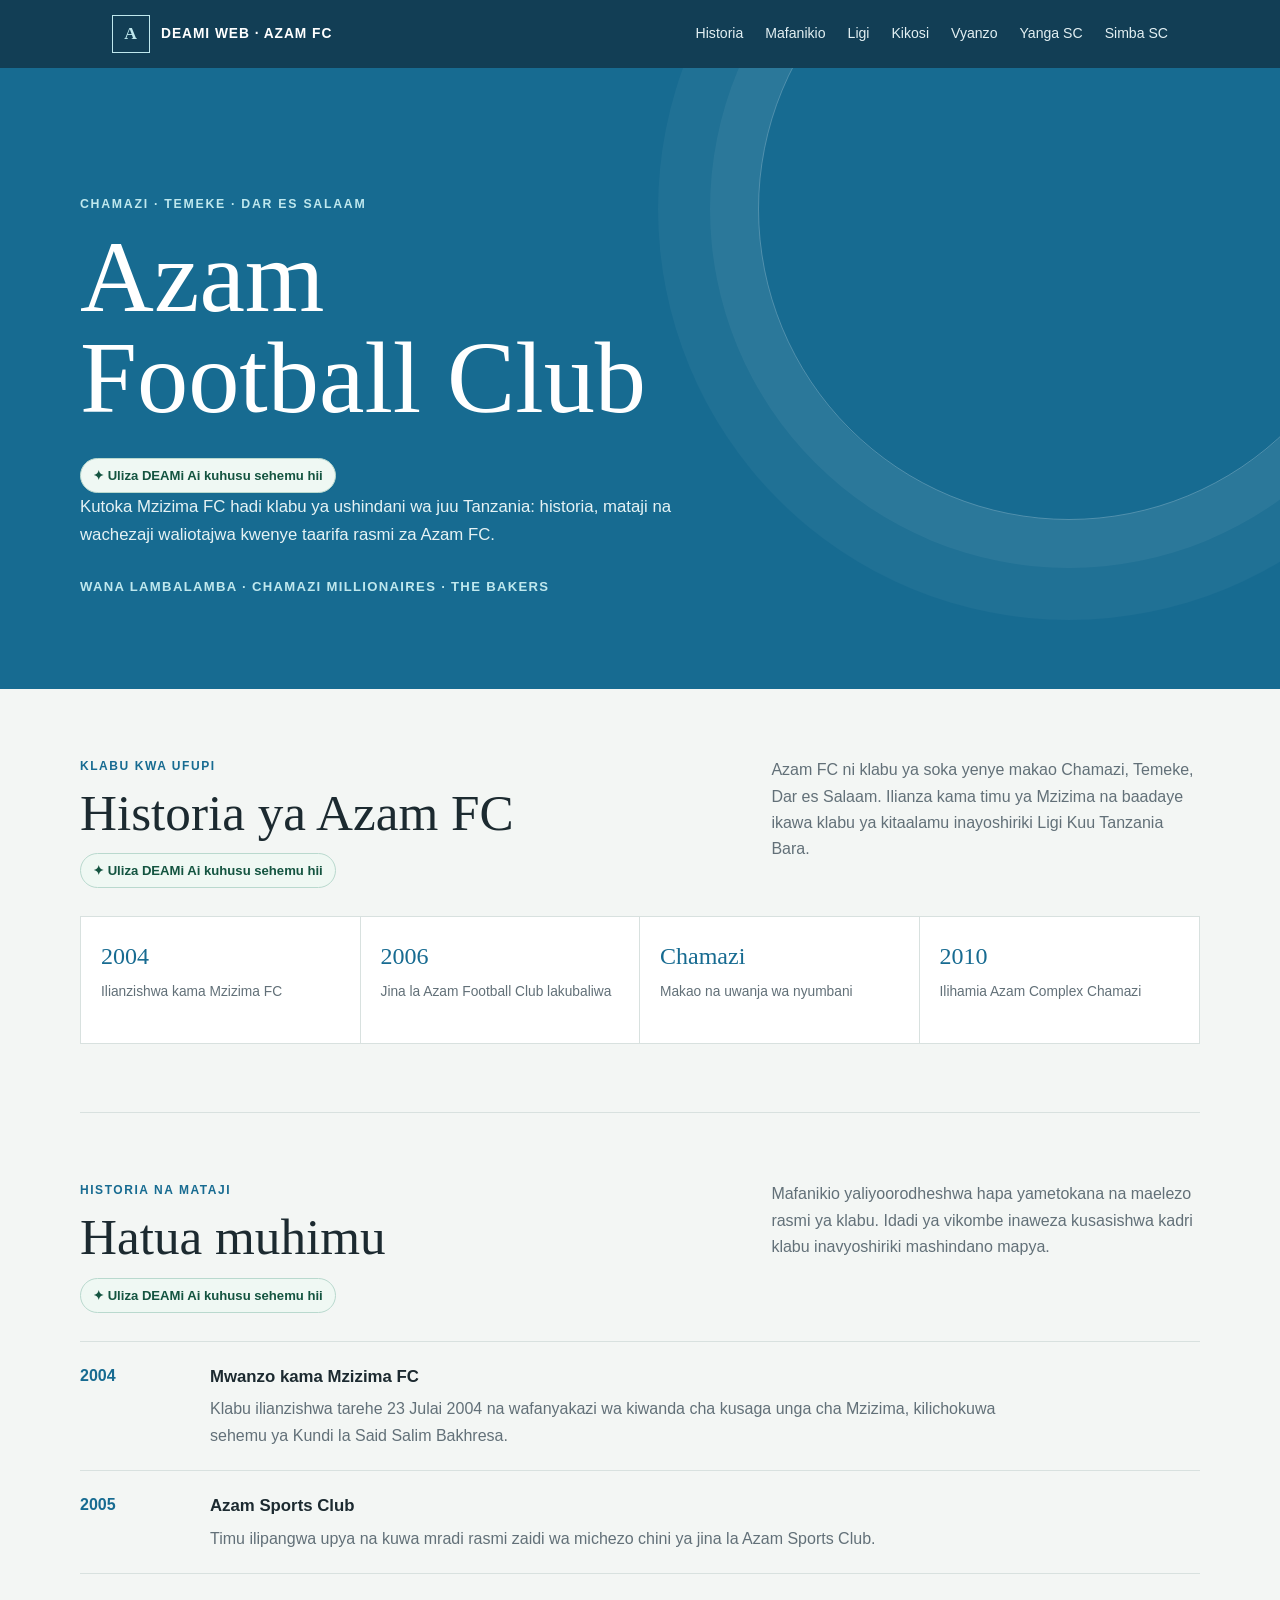
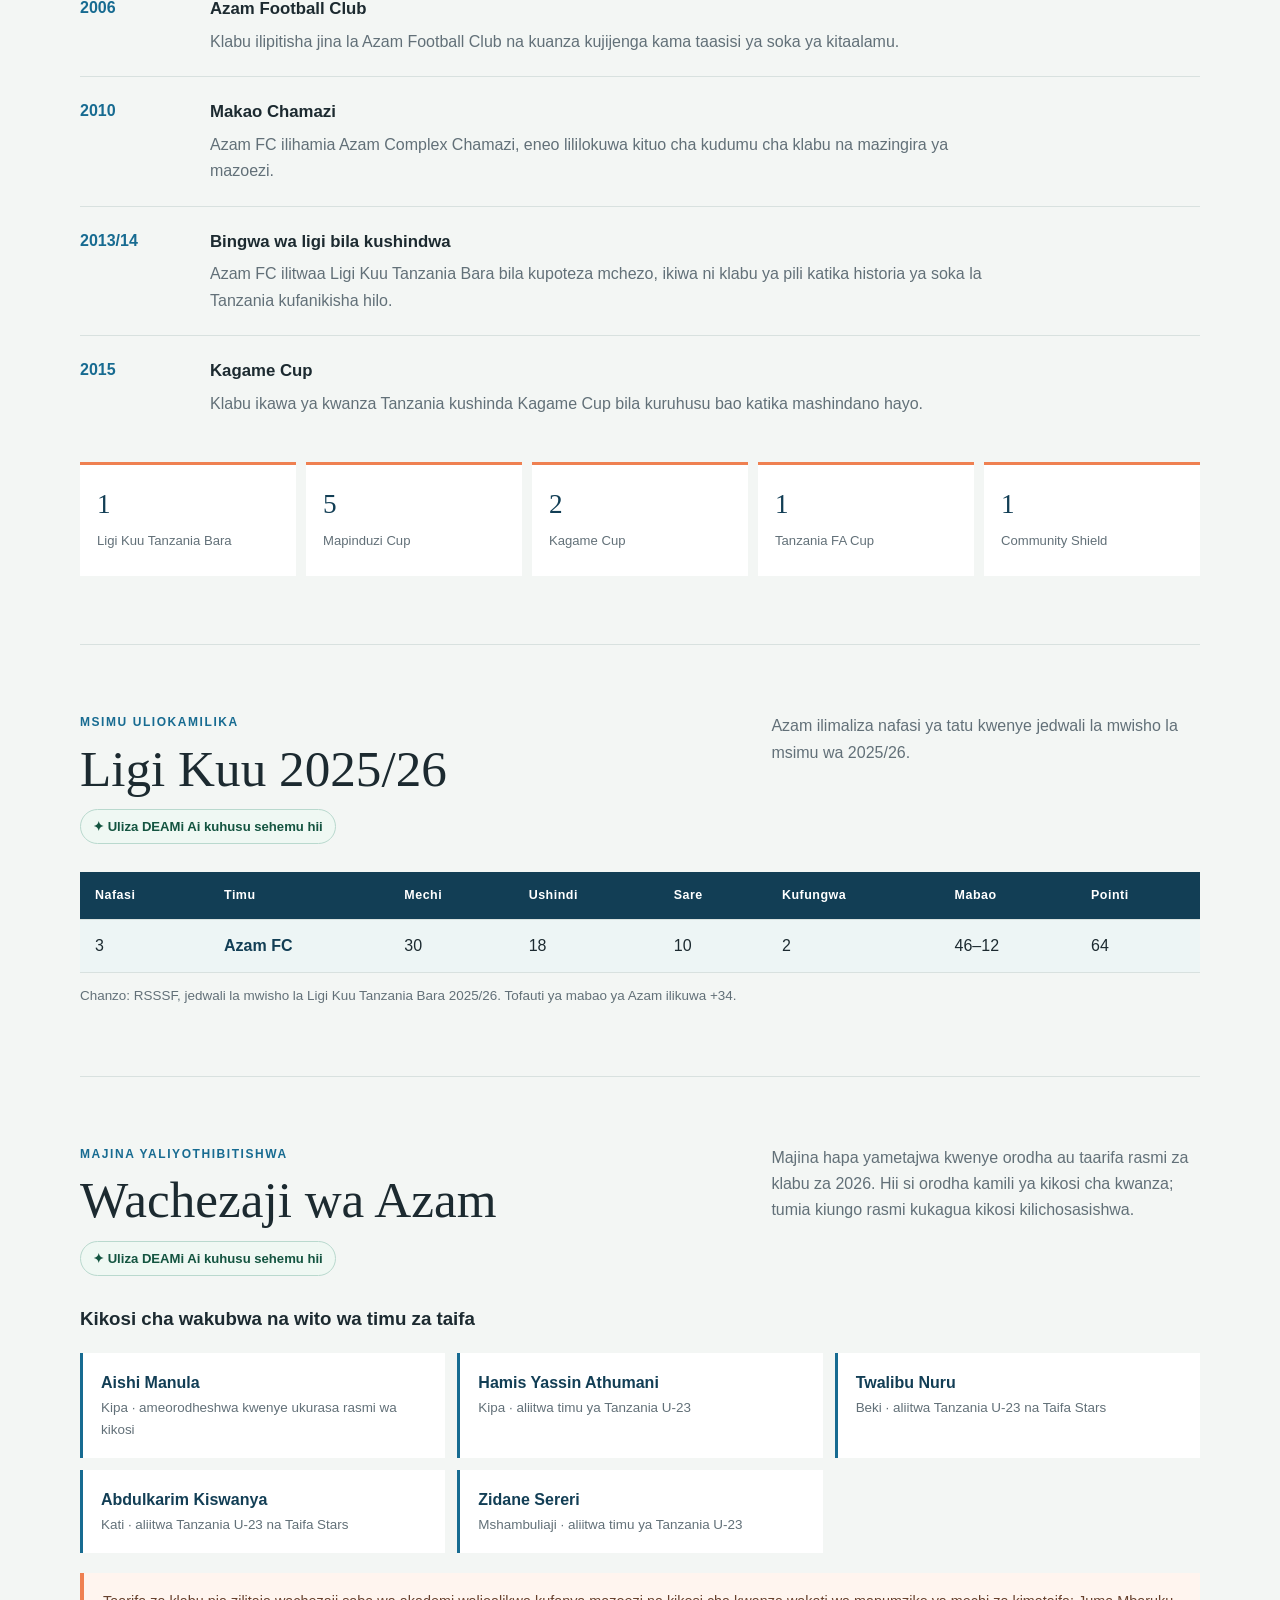
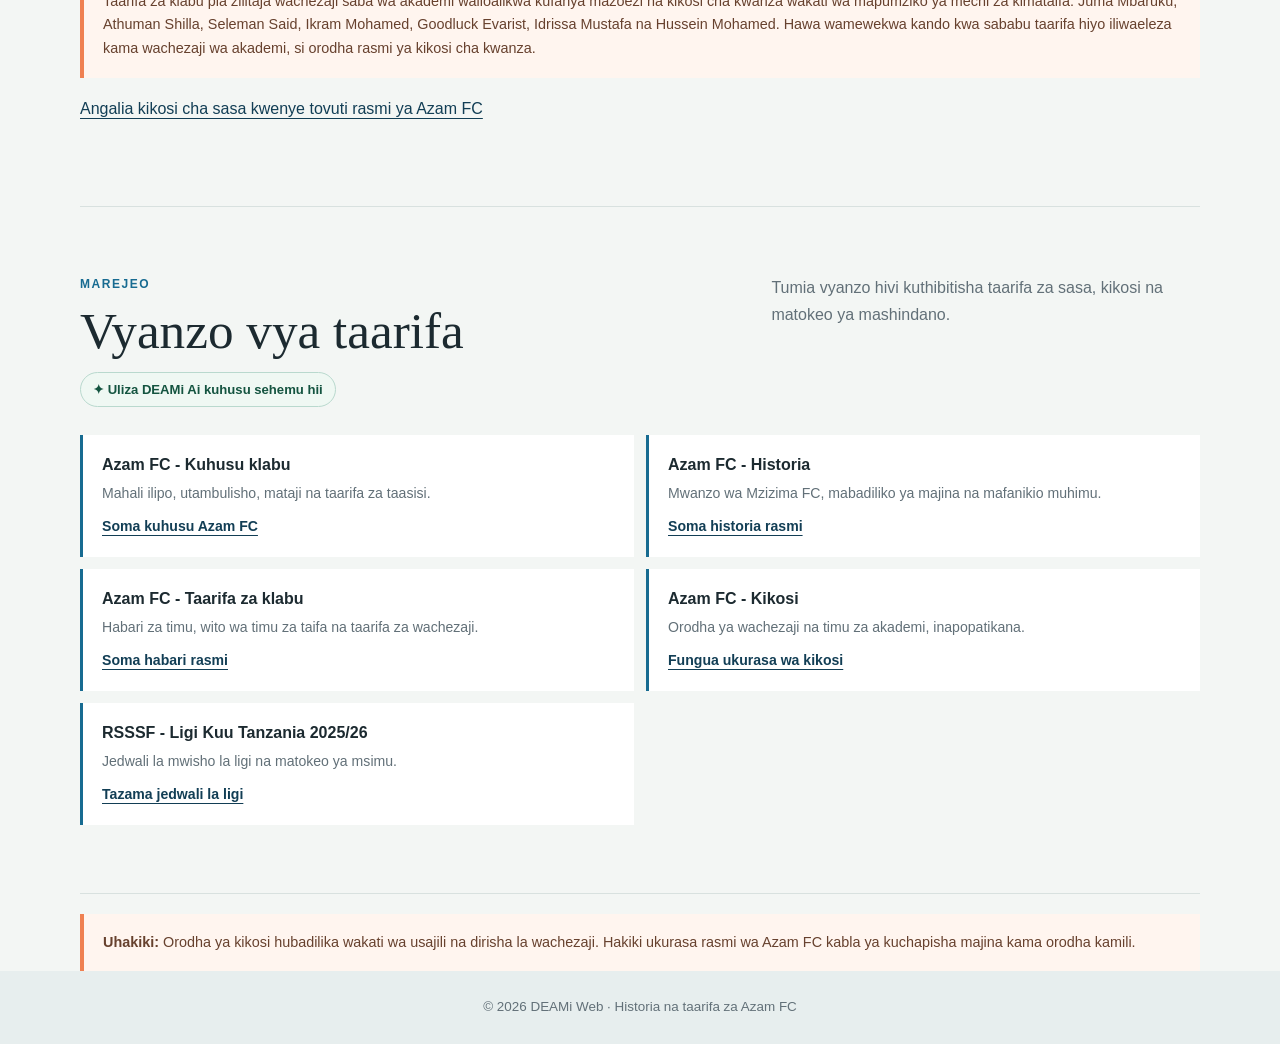
<file: azam.html>
<!DOCTYPE html>
<html lang="sw">
<head>
	<meta charset="UTF-8">
	<meta name="viewport" content="width=device-width, initial-scale=1.0">
	<meta name="description" content="Historia, mafanikio, takwimu za ligi na taarifa za kikosi cha Azam Football Club ya Tanzania.">
	<title>Azam FC | Historia na Kikosi</title>
	<style>
		:root {
			color-scheme: light;
			--blue: #176b91;
			--blue-deep: #123e55;
			--sky: #bfe8ee;
			--orange: #ef8051;
			--ink: #1c2a30;
			--muted: #627078;
			--paper: #f3f6f4;
			--line: #d8e1df;
			--white: #fff;
		}

		* { box-sizing: border-box; }
		html { scroll-behavior: smooth; scroll-padding-top: 24px; }
		body { margin: 0; background: var(--paper); color: var(--ink); font-family: "Trebuchet MS", "Segoe UI", sans-serif; line-height: 1.65; }
		a { color: var(--blue-deep); text-underline-offset: 4px; }

		.topbar { padding: 15px 5%; background: var(--blue-deep); color: var(--white); }
		.nav-wrap { display: flex; align-items: center; justify-content: space-between; gap: 24px; width: min(1120px, 100%); margin: auto; }
		.brand { display: flex; align-items: center; gap: 11px; color: var(--white); font-size: 0.86rem; font-weight: 800; letter-spacing: 0.07em; text-decoration: none; text-transform: uppercase; }
		.brand-mark { display: grid; width: 38px; aspect-ratio: 1; place-items: center; border: 1px solid var(--sky); color: var(--sky); font-family: Georgia, "Times New Roman", serif; font-size: 1.1rem; }
		nav { display: flex; flex-wrap: wrap; gap: 8px 22px; }
		nav a { color: #e3f0f3; font-size: 0.88rem; text-decoration: none; }
		nav a:hover, nav a:focus-visible { color: var(--sky); }

		.hero { position: relative; overflow: hidden; background: var(--blue); color: var(--white); }
		.hero::after { position: absolute; top: -170px; right: -100px; width: min(52vw, 620px); aspect-ratio: 1; border: 1px solid rgb(255 255 255 / 25%); border-radius: 50%; box-shadow: 0 0 0 48px rgb(255 255 255 / 5%), 0 0 0 100px rgb(255 255 255 / 4%); content: ""; pointer-events: none; }
		.hero-inner { position: relative; z-index: 1; width: min(1120px, 90%); margin: auto; padding: clamp(72px, 10vw, 126px) 0 78px; }
		.eyebrow { margin: 0 0 13px; color: var(--sky); font-size: 0.77rem; font-weight: 800; letter-spacing: 0.14em; text-transform: uppercase; }
		h1, h2, h3, p { margin-top: 0; }
		h1 { max-width: 820px; margin-bottom: 18px; font-family: Georgia, "Times New Roman", serif; font-size: clamp(3rem, 8vw, 6.7rem); font-weight: 500; letter-spacing: 0; line-height: 0.98; }
		.hero-copy { max-width: 650px; margin-bottom: 0; color: #e5f2f4; font-size: 1.05rem; }
		.hero-note { margin-top: 28px; color: var(--sky); font-size: 0.82rem; font-weight: 800; letter-spacing: 0.1em; text-transform: uppercase; }

		main { width: min(1120px, 88vw); margin: auto; }
		section { padding: 68px 0; border-bottom: 1px solid var(--line); }
		.section-head { display: grid; grid-template-columns: minmax(0, 1fr) minmax(230px, 0.65fr); align-items: end; gap: 32px; margin-bottom: 28px; }
		.section-kicker { margin-bottom: 8px; color: var(--blue); font-size: 0.75rem; font-weight: 800; letter-spacing: 0.13em; text-transform: uppercase; }
		h2 { margin-bottom: 0; font-family: Georgia, "Times New Roman", serif; font-size: clamp(2rem, 4vw, 3.3rem); font-weight: 500; letter-spacing: 0; line-height: 1.1; }
		.section-intro { margin-bottom: 0; color: var(--muted); }

		.facts { display: grid; grid-template-columns: repeat(4, minmax(0, 1fr)); border: 1px solid var(--line); background: var(--white); }
		.fact { min-height: 126px; padding: 20px; border-right: 1px solid var(--line); }
		.fact:last-child { border-right: 0; }
		.fact strong { display: block; color: var(--blue); font-family: Georgia, "Times New Roman", serif; font-size: 1.5rem; font-weight: 500; }
		.fact span { display: block; margin-top: 4px; color: var(--muted); font-size: 0.86rem; }

		.timeline { display: grid; grid-template-columns: 130px minmax(0, 1fr); }
		.year { padding: 21px 16px 21px 0; border-top: 1px solid var(--line); color: var(--blue); font-weight: 800; }
		.event { padding: 21px 0; border-top: 1px solid var(--line); }
		.event h3 { margin-bottom: 6px; font-size: 1.05rem; }
		.event p { max-width: 800px; margin-bottom: 0; color: var(--muted); }

		.honours { display: grid; grid-template-columns: repeat(5, minmax(0, 1fr)); gap: 10px; margin-top: 24px; }
		.honour { min-height: 114px; padding: 17px; border-top: 3px solid var(--orange); background: var(--white); }
		.honour strong { display: block; color: var(--blue-deep); font-family: Georgia, "Times New Roman", serif; font-size: 1.7rem; font-weight: 500; }
		.honour span { color: var(--muted); font-size: 0.82rem; }

		.league-table { width: 100%; border-collapse: collapse; background: var(--white); }
		.league-table th, .league-table td { padding: 13px 15px; border-bottom: 1px solid var(--line); text-align: left; }
		.league-table thead th { background: var(--blue-deep); color: var(--white); font-size: 0.78rem; letter-spacing: 0.04em; }
		.league-table tbody th { color: var(--blue-deep); }
		.league-table tbody tr:first-child { background: #edf5f5; }
		.table-note { margin: 12px 0 0; color: var(--muted); font-size: 0.84rem; }

		.squad-grid { display: grid; grid-template-columns: repeat(3, minmax(0, 1fr)); gap: 12px; }
		.player { padding: 17px 18px; border-left: 3px solid var(--blue); background: var(--white); }
		.player strong { display: block; color: var(--blue-deep); }
		.player span { display: block; color: var(--muted); font-size: 0.84rem; }
		.roster-note { margin: 20px 0 0; padding: 17px 19px; border-left: 4px solid var(--orange); background: #fff5ef; color: #67412e; font-size: 0.9rem; }
		.source-grid { display: grid; grid-template-columns: repeat(2, minmax(0, 1fr)); gap: 12px; }
		.source { padding: 17px 19px; border-left: 3px solid var(--blue); background: var(--white); }
		.source strong { display: block; margin-bottom: 4px; }
		.source p { margin-bottom: 8px; color: var(--muted); font-size: 0.88rem; }
		.source a { font-size: 0.88rem; font-weight: 800; }

		footer { padding: 25px 5%; background: #e7eeee; color: var(--muted); font-size: 0.84rem; text-align: center; }
		footer p { margin: 0; }

		@media (max-width: 760px) {
			.nav-wrap { align-items: flex-start; flex-direction: column; gap: 12px; }
			.section-head { grid-template-columns: 1fr; gap: 12px; }
			.facts { grid-template-columns: repeat(2, minmax(0, 1fr)); }
			.fact:nth-child(2) { border-right: 0; }
			.fact:nth-child(-n+2) { border-bottom: 1px solid var(--line); }
			.honours { grid-template-columns: repeat(2, minmax(0, 1fr)); }
			.squad-grid { grid-template-columns: repeat(2, minmax(0, 1fr)); }
			.source-grid { grid-template-columns: 1fr; }
		}

		@media (max-width: 480px) {
			.nav-wrap, .hero-inner, main { width: min(100% - 36px, 1120px); }
			.hero-inner { padding: 68px 0 58px; }
			.timeline { grid-template-columns: 1fr; }
			.year { padding-bottom: 0; }
			.event { padding-top: 10px; border-top: 0; }
			.squad-grid { grid-template-columns: 1fr; }
			.table-wrap { overflow-x: auto; }
			.league-table { min-width: 560px; }
		}
	</style>
	<link rel="stylesheet" href="deami-layout.css">
</head>
<body>
	<header class="topbar">
		<div class="nav-wrap">
			<a class="brand" href="q.html"><span class="brand-mark" aria-hidden="true">A</span>DEAMi Web · Azam FC</a>
			<nav aria-label="Menyu ya Azam FC">
				<a href="#historia">Historia</a>
				<a href="#mafanikio">Mafanikio</a>
				<a href="#ligi">Ligi</a>
				<a href="#kikosi">Kikosi</a>
				<a href="#vyanzo">Vyanzo</a>
				<a href="yanga.html">Yanga SC</a>
				<a href="simba.html">Simba SC</a>
			</nav>
		</div>
	</header>

	<header class="hero">
		<div class="hero-inner">
			<p class="eyebrow">Chamazi · Temeke · Dar es Salaam</p>
			<h1>Azam<br>Football Club</h1>
			<p class="hero-copy">Kutoka Mzizima FC hadi klabu ya ushindani wa juu Tanzania: historia, mataji na wachezaji waliotajwa kwenye taarifa rasmi za Azam FC.</p>
			<p class="hero-note">Wana Lambalamba · Chamazi Millionaires · The Bakers</p>
		</div>
	</header>

	<main>
		<section id="historia">
			<div class="section-head">
				<div><p class="section-kicker">Klabu kwa ufupi</p><h2>Historia ya Azam FC</h2></div>
				<p class="section-intro">Azam FC ni klabu ya soka yenye makao Chamazi, Temeke, Dar es Salaam. Ilianza kama timu ya Mzizima na baadaye ikawa klabu ya kitaalamu inayoshiriki Ligi Kuu Tanzania Bara.</p>
			</div>
			<div class="facts" aria-label="Taarifa za Azam FC">
				<div class="fact"><strong>2004</strong><span>Ilianzishwa kama Mzizima FC</span></div>
				<div class="fact"><strong>2006</strong><span>Jina la Azam Football Club lakubaliwa</span></div>
				<div class="fact"><strong>Chamazi</strong><span>Makao na uwanja wa nyumbani</span></div>
				<div class="fact"><strong>2010</strong><span>Ilihamia Azam Complex Chamazi</span></div>
			</div>
		</section>

		<section id="mafanikio">
			<div class="section-head">
				<div><p class="section-kicker">Historia na mataji</p><h2>Hatua muhimu</h2></div>
				<p class="section-intro">Mafanikio yaliyoorodheshwa hapa yametokana na maelezo rasmi ya klabu. Idadi ya vikombe inaweza kusasishwa kadri klabu inavyoshiriki mashindano mapya.</p>
			</div>
			<div class="timeline">
				<div class="year">2004</div><div class="event"><h3>Mwanzo kama Mzizima FC</h3><p>Klabu ilianzishwa tarehe 23 Julai 2004 na wafanyakazi wa kiwanda cha kusaga unga cha Mzizima, kilichokuwa sehemu ya Kundi la Said Salim Bakhresa.</p></div>
				<div class="year">2005</div><div class="event"><h3>Azam Sports Club</h3><p>Timu ilipangwa upya na kuwa mradi rasmi zaidi wa michezo chini ya jina la Azam Sports Club.</p></div>
				<div class="year">2006</div><div class="event"><h3>Azam Football Club</h3><p>Klabu ilipitisha jina la Azam Football Club na kuanza kujijenga kama taasisi ya soka ya kitaalamu.</p></div>
				<div class="year">2010</div><div class="event"><h3>Makao Chamazi</h3><p>Azam FC ilihamia Azam Complex Chamazi, eneo lililokuwa kituo cha kudumu cha klabu na mazingira ya mazoezi.</p></div>
				<div class="year">2013/14</div><div class="event"><h3>Bingwa wa ligi bila kushindwa</h3><p>Azam FC ilitwaa Ligi Kuu Tanzania Bara bila kupoteza mchezo, ikiwa ni klabu ya pili katika historia ya soka la Tanzania kufanikisha hilo.</p></div>
				<div class="year">2015</div><div class="event"><h3>Kagame Cup</h3><p>Klabu ikawa ya kwanza Tanzania kushinda Kagame Cup bila kuruhusu bao katika mashindano hayo.</p></div>
			</div>
			<div class="honours" aria-label="Mataifa makuu ya Azam FC">
				<div class="honour"><strong>1</strong><span>Ligi Kuu Tanzania Bara</span></div>
				<div class="honour"><strong>5</strong><span>Mapinduzi Cup</span></div>
				<div class="honour"><strong>2</strong><span>Kagame Cup</span></div>
				<div class="honour"><strong>1</strong><span>Tanzania FA Cup</span></div>
				<div class="honour"><strong>1</strong><span>Community Shield</span></div>
			</div>
		</section>

		<section id="ligi">
			<div class="section-head">
				<div><p class="section-kicker">Msimu uliokamilika</p><h2>Ligi Kuu 2025/26</h2></div>
				<p class="section-intro">Azam ilimaliza nafasi ya tatu kwenye jedwali la mwisho la msimu wa 2025/26.</p>
			</div>
			<div class="table-wrap">
				<table class="league-table">
					<thead><tr><th scope="col">Nafasi</th><th scope="col">Timu</th><th scope="col">Mechi</th><th scope="col">Ushindi</th><th scope="col">Sare</th><th scope="col">Kufungwa</th><th scope="col">Mabao</th><th scope="col">Pointi</th></tr></thead>
					<tbody><tr><td>3</td><th scope="row">Azam FC</th><td>30</td><td>18</td><td>10</td><td>2</td><td>46–12</td><td>64</td></tr></tbody>
				</table>
			</div>
			<p class="table-note">Chanzo: RSSSF, jedwali la mwisho la Ligi Kuu Tanzania Bara 2025/26. Tofauti ya mabao ya Azam ilikuwa +34.</p>
		</section>

		<section id="kikosi">
			<div class="section-head">
				<div><p class="section-kicker">Majina yaliyothibitishwa</p><h2>Wachezaji wa Azam</h2></div>
				<p class="section-intro">Majina hapa yametajwa kwenye orodha au taarifa rasmi za klabu za 2026. Hii si orodha kamili ya kikosi cha kwanza; tumia kiungo rasmi kukagua kikosi kilichosasishwa.</p>
			</div>
			<h3>Kikosi cha wakubwa na wito wa timu za taifa</h3>
			<div class="squad-grid">
				<article class="player"><strong>Aishi Manula</strong><span>Kipa · ameorodheshwa kwenye ukurasa rasmi wa kikosi</span></article>
				<article class="player"><strong>Hamis Yassin Athumani</strong><span>Kipa · aliitwa timu ya Tanzania U-23</span></article>
				<article class="player"><strong>Twalibu Nuru</strong><span>Beki · aliitwa Tanzania U-23 na Taifa Stars</span></article>
				<article class="player"><strong>Abdulkarim Kiswanya</strong><span>Kati · aliitwa Tanzania U-23 na Taifa Stars</span></article>
				<article class="player"><strong>Zidane Sereri</strong><span>Mshambuliaji · aliitwa timu ya Tanzania U-23</span></article>
			</div>
			<p class="roster-note">Taarifa za klabu pia zilitaja wachezaji saba wa akademi walioalikwa kufanya mazoezi na kikosi cha kwanza wakati wa mapumziko ya mechi za kimataifa: Juma Mbaruku, Athuman Shilla, Seleman Said, Ikram Mohamed, Goodluck Evarist, Idrissa Mustafa na Hussein Mohamed. Hawa wamewekwa kando kwa sababu taarifa hiyo iliwaeleza kama wachezaji wa akademi, si orodha rasmi ya kikosi cha kwanza.</p>
			<p style="margin-top: 18px;"><a href="https://azamfc.com/viewteam" target="_blank" rel="noopener noreferrer">Angalia kikosi cha sasa kwenye tovuti rasmi ya Azam FC</a></p>
		</section>

		<section id="vyanzo">
			<div class="section-head">
				<div><p class="section-kicker">Marejeo</p><h2>Vyanzo vya taarifa</h2></div>
				<p class="section-intro">Tumia vyanzo hivi kuthibitisha taarifa za sasa, kikosi na matokeo ya mashindano.</p>
			</div>
			<div class="source-grid">
				<article class="source"><strong>Azam FC - Kuhusu klabu</strong><p>Mahali ilipo, utambulisho, mataji na taarifa za taasisi.</p><a href="https://azamfc.com/about" target="_blank" rel="noopener noreferrer">Soma kuhusu Azam FC</a></article>
				<article class="source"><strong>Azam FC - Historia</strong><p>Mwanzo wa Mzizima FC, mabadiliko ya majina na mafanikio muhimu.</p><a href="https://azamfc.com/history" target="_blank" rel="noopener noreferrer">Soma historia rasmi</a></article>
				<article class="source"><strong>Azam FC - Taarifa za klabu</strong><p>Habari za timu, wito wa timu za taifa na taarifa za wachezaji.</p><a href="https://azamfc.com/news" target="_blank" rel="noopener noreferrer">Soma habari rasmi</a></article>
				<article class="source"><strong>Azam FC - Kikosi</strong><p>Orodha ya wachezaji na timu za akademi, inapopatikana.</p><a href="https://azamfc.com/viewteam" target="_blank" rel="noopener noreferrer">Fungua ukurasa wa kikosi</a></article>
				<article class="source"><strong>RSSSF - Ligi Kuu Tanzania 2025/26</strong><p>Jedwali la mwisho la ligi na matokeo ya msimu.</p><a href="https://www.rsssf.org/tablest/tanz2026.html" target="_blank" rel="noopener noreferrer">Tazama jedwali la ligi</a></article>
			</div>
		</section>

		<div class="roster-note"><strong>Uhakiki:</strong> Orodha ya kikosi hubadilika wakati wa usajili na dirisha la wachezaji. Hakiki ukurasa rasmi wa Azam FC kabla ya kuchapisha majina kama orodha kamili.</div>
	</main>

	<footer><p>&copy; 2026 DEAMi Web · Historia na taarifa za Azam FC</p></footer>
    <script src="deami-context.js" defer></script>
</body>
</html>
</file>
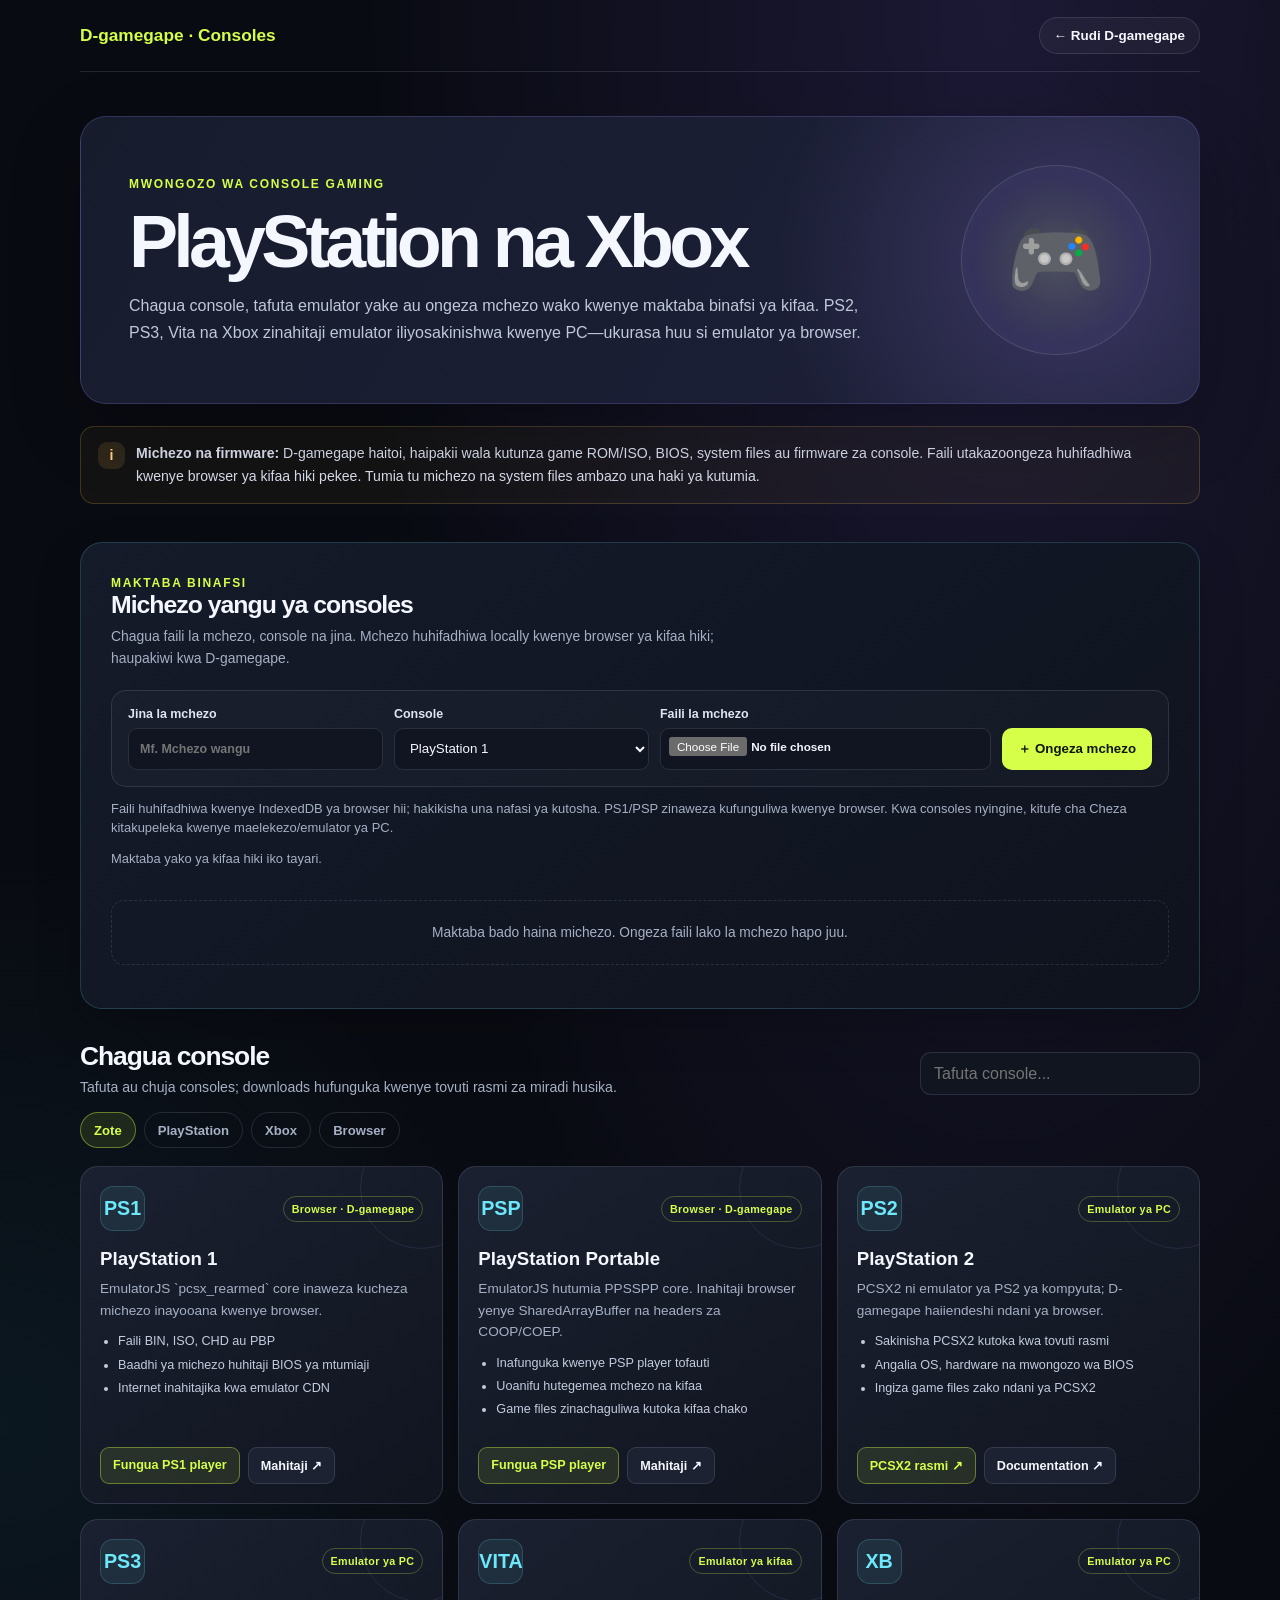
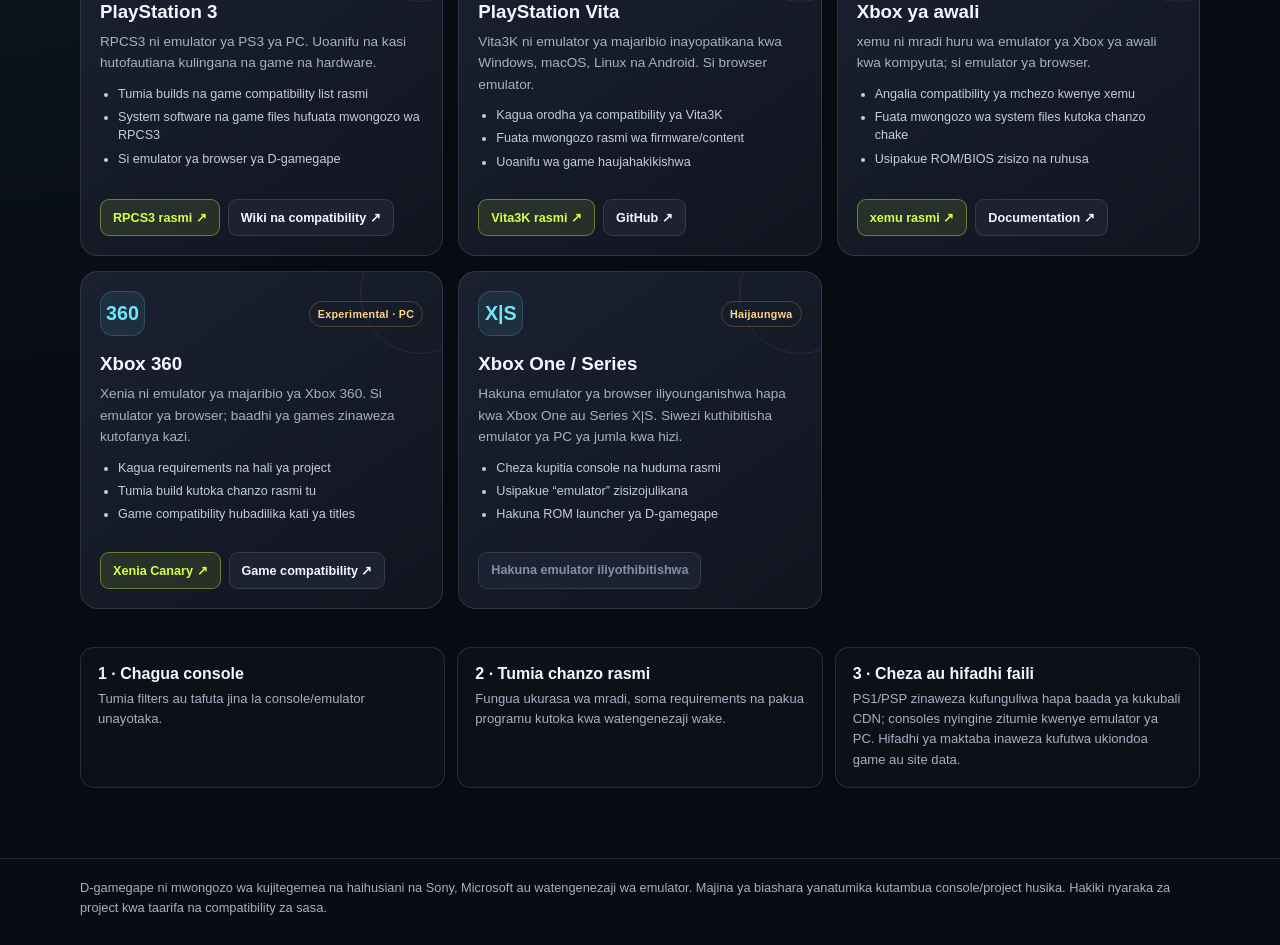
<file: D-gamegape-consoles.html>
<!DOCTYPE html>
<html lang="sw">
<head>
	<meta charset="UTF-8">
	<meta name="viewport" content="width=device-width, initial-scale=1">
	<meta name="description" content="Mwongozo wa D-gamegape wa PlayStation na Xbox consoles, emulator rasmi za kompyuta na matumizi salama ya michezo yako.">
	<meta name="theme-color" content="#090b12">
	<title>D-gamegape | PlayStation na Xbox</title>
	<style>
		:root { color-scheme: dark; --bg:#090b12; --panel:#151a28; --panel-2:#1c2232; --ink:#f5f7ff; --muted:#a6b0c4; --lime:#d5ff49; --cyan:#6ce8fa; --line:rgba(214,225,255,.13); --violet:#a88cff; }
		* { box-sizing:border-box; }
		html { scroll-behavior:smooth; }
		body { min-height:100vh; margin:0; background:radial-gradient(ellipse at 78% 0%,rgba(103,80,192,.2),transparent 40rem),radial-gradient(ellipse at 0% 56%,rgba(33,151,165,.09),transparent 32rem),var(--bg); color:var(--ink); font-family:Inter,"Segoe UI",Arial,sans-serif; }
		a { color:inherit; }
		button,input { font:inherit; }
		button:focus-visible,a:focus-visible,input:focus-visible { outline:3px solid var(--lime); outline-offset:3px; }
		.shell { width:min(1120px,calc(100% - 36px)); margin:auto; }
		.topbar { display:flex; min-height:72px; align-items:center; justify-content:space-between; gap:16px; border-bottom:1px solid var(--line); }
		.brand { color:var(--lime); font-size:1.08rem; font-weight:900; text-decoration:none; }
		.back-link { padding:10px 14px; border:1px solid var(--line); border-radius:999px; background:rgba(255,255,255,.04); font-size:.84rem; font-weight:800; text-decoration:none; }
		main { padding:44px 0 70px; }
		.hero { position:relative; display:grid; grid-template-columns:1fr auto; align-items:center; gap:24px; min-height:265px; padding:clamp(24px,5vw,48px); overflow:hidden; border:1px solid rgba(168,140,255,.2); border-radius:26px; background:radial-gradient(circle at 88% 50%,rgba(168,140,255,.22),transparent 18rem),linear-gradient(120deg,#171c2d,#1d2039); box-shadow:0 24px 70px rgba(0,0,0,.22); }
		.hero-copy { position:relative; z-index:1; }
		.hero-console-art { display:grid; width:190px; aspect-ratio:1; place-items:center; border:1px solid rgba(255,255,255,.14); border-radius:50%; background:radial-gradient(circle,rgba(213,255,73,.13),transparent 67%); box-shadow:inset 0 0 55px rgba(168,140,255,.1); font-size:5rem; }
		.eyebrow { color:var(--lime); font-size:.75rem; font-weight:900; letter-spacing:.14em; text-transform:uppercase; }
		h1 { max-width:780px; margin:13px 0; font-size:clamp(2.2rem,6vw,4.6rem); line-height:1; letter-spacing:-.065em; }
		.hero p { max-width:750px; margin:0; color:#c0c8da; font-size:1rem; line-height:1.7; }
		.notice { display:flex; align-items:flex-start; gap:11px; margin:22px 0 30px; padding:15px 17px; border:1px solid rgba(255,192,74,.2); border-radius:14px; background:rgba(255,192,74,.045); color:#d7dceb; font-size:.88rem; line-height:1.65; }
		.notice-icon { display:grid; flex:0 0 auto; width:27px; aspect-ratio:1; place-items:center; border-radius:9px; background:rgba(255,192,74,.12); color:#ffd586; font-weight:900; }
		.heading-row { display:flex; align-items:end; justify-content:space-between; gap:16px; margin:32px 0 17px; }
		.heading-row h2 { margin:0; font-size:1.65rem; letter-spacing:-.04em; }
		.heading-row p { margin:7px 0 0; color:var(--muted); font-size:.88rem; }
		.search { width:min(280px,100%); min-height:43px; padding:0 13px; border:1px solid var(--line); border-radius:11px; background:#111520; color:var(--ink); }
		.filters { display:flex; flex-wrap:wrap; gap:8px; margin:0 0 18px; }
		.filter { min-height:36px; padding:0 13px; border:1px solid var(--line); border-radius:999px; background:transparent; color:var(--muted); font-size:.82rem; font-weight:800; cursor:pointer; }
		.filter[aria-pressed="true"] { border-color:rgba(213,255,73,.4); background:rgba(213,255,73,.1); color:var(--lime); }
		.grid { display:grid; grid-template-columns:repeat(3,minmax(0,1fr)); gap:15px; }
		.card { position:relative; display:flex; min-height:270px; flex-direction:column; padding:19px; overflow:hidden; border:1px solid var(--line); border-radius:18px; background:linear-gradient(145deg,rgba(27,33,49,.98),rgba(17,21,32,.98)); transition:transform .18s ease,border-color .18s ease,box-shadow .18s ease; }
		.card[hidden] { display:none; }
		.card:hover { transform:translateY(-4px); border-color:rgba(213,255,73,.26); box-shadow:0 16px 38px rgba(0,0,0,.2); }
		.card::after { position:absolute; top:-40px; right:-40px; width:120px; aspect-ratio:1; border:1px solid rgba(168,140,255,.12); border-radius:50%; content:""; pointer-events:none; }
		.card-head { display:flex; align-items:center; justify-content:space-between; gap:12px; }
		.platform-mark { display:grid; width:45px; aspect-ratio:1; place-items:center; border:1px solid rgba(108,232,250,.18); border-radius:13px; background:rgba(108,232,250,.08); color:var(--cyan); font-size:1.23rem; font-weight:900; }
		.status { padding:6px 8px; border:1px solid rgba(213,255,73,.26); border-radius:999px; color:var(--lime); font-size:.67rem; font-weight:900; letter-spacing:.03em; }
		.status.limited { border-color:rgba(255,192,74,.24); color:#ffd586; }
		.card h3 { margin:17px 0 8px; font-size:1.17rem; }
		.card p { margin:0; color:var(--muted); font-size:.85rem; line-height:1.58; }
		.card ul { display:grid; gap:5px; margin:11px 0 15px; padding-left:18px; color:#c3ccde; font-size:.79rem; line-height:1.45; }
		.card-footer { display:flex; flex-wrap:wrap; gap:8px; margin-top:auto; padding-top:13px; }
		.action { display:inline-flex; min-height:37px; align-items:center; justify-content:center; padding:0 12px; border:1px solid var(--line); border-radius:9px; background:var(--panel-2); color:var(--ink); font-size:.79rem; font-weight:900; text-decoration:none; }
		.action.primary { border-color:rgba(213,255,73,.38); background:rgba(213,255,73,.1); color:var(--lime); }
		.action.disabled { color:#8290a7; cursor:not-allowed; }
		.library-section { margin-top:38px; padding:clamp(20px,4vw,30px); border:1px solid rgba(108,232,250,.18); border-radius:22px; background:linear-gradient(145deg,rgba(21,28,43,.96),rgba(15,19,30,.98)); box-shadow:0 18px 48px rgba(0,0,0,.16); }
		.library-heading { display:flex; align-items:flex-start; justify-content:space-between; gap:18px; margin-bottom:20px; }
		.library-heading h2 { margin:0; font-size:1.55rem; letter-spacing:-.04em; }
		.library-heading p { max-width:660px; margin:7px 0 0; color:var(--muted); font-size:.87rem; line-height:1.55; }
		.library-form { display:grid; grid-template-columns:1fr 1fr 1.3fr auto; align-items:end; gap:11px; padding:16px; border:1px solid var(--line); border-radius:15px; background:rgba(255,255,255,.025); }
		.form-field { display:grid; min-width:0; gap:7px; color:#dfe5f2; font-size:.78rem; font-weight:800; }
		.form-field input,.form-field select { width:100%; min-height:42px; padding:0 11px; border:1px solid var(--line); border-radius:9px; background:#101521; color:var(--ink); }
		.form-field input[type=file] { padding:8px; font-size:.73rem; }
		.add-button { min-height:42px; padding:0 16px; border:0; border-radius:10px; background:var(--lime); color:#11150a; font-size:.83rem; font-weight:900; cursor:pointer; white-space:nowrap; }
		.local-note,.library-status { margin:12px 0 0; color:var(--muted); font-size:.81rem; line-height:1.5; }
		.library-status[data-error="true"] { color:#ff9aa7; }
		.library-list { display:grid; grid-template-columns:repeat(auto-fit,minmax(min(100%,280px),1fr)); gap:12px; margin-top:17px; }
		.library-empty { grid-column:1/-1; padding:24px 16px; border:1px dashed var(--line); border-radius:13px; color:var(--muted); font-size:.86rem; text-align:center; }
		.library-game { display:grid; grid-template-columns:auto 1fr; gap:12px; padding:14px; border:1px solid var(--line); border-radius:14px; background:rgba(255,255,255,.025); }
		.game-icon { display:grid; width:42px; aspect-ratio:1; place-items:center; border:1px solid rgba(108,232,250,.2); border-radius:12px; background:rgba(108,232,250,.08); color:var(--cyan); font-size:.77rem; font-weight:900; }
		.game-info { min-width:0; }
		.game-info h3 { margin:0; overflow-wrap:anywhere; font-size:.92rem; }
		.game-info p { margin:5px 0 10px; color:var(--muted); font-size:.75rem; }
		.game-actions { display:flex; flex-wrap:wrap; gap:7px; }
		.game-actions .action { min-height:32px; padding:0 10px; font-size:.73rem; cursor:pointer; }
		.no-results { grid-column:1/-1; padding:28px; border:1px dashed var(--line); border-radius:14px; color:var(--muted); text-align:center; }
		.howto { display:grid; grid-template-columns:repeat(3,minmax(0,1fr)); gap:12px; margin-top:38px; }
		.howto article { padding:17px; border:1px solid var(--line); border-radius:14px; background:rgba(255,255,255,.025); }
		.howto strong { display:block; margin-bottom:6px; }
		.howto p { margin:0; color:var(--muted); font-size:.82rem; line-height:1.55; }
		footer { padding:19px 0 26px; border-top:1px solid var(--line); color:var(--muted); font-size:.8rem; line-height:1.6; }
		@media(max-width:940px) { .library-form { grid-template-columns:repeat(2,minmax(0,1fr)); } .add-button { grid-column:1/-1; } }
		@media(max-width:850px) { .grid { grid-template-columns:repeat(2,minmax(0,1fr)); } }
		@media(max-width:580px) { .shell { width:calc(100% - 26px); } main { padding:25px 0 45px; } .topbar { min-height:64px; } .back-link { padding:9px 10px; font-size:.77rem; } .hero { grid-template-columns:1fr; min-height:0; } .hero-console-art { width:110px; aspect-ratio:1; font-size:3rem; } .heading-row,.library-heading { align-items:stretch; flex-direction:column; } .search { width:100%; } .grid,.howto { grid-template-columns:1fr; } .card { min-height:230px; } .library-form { grid-template-columns:1fr; padding:12px; } .add-button { grid-column:auto; } }
	</style>
</head>
<body>
	<header class="topbar shell">
		<a class="brand" href="D-gamegape.html">D-gamegape · Consoles</a>
		<a class="back-link" href="D-gamegape.html">← Rudi D-gamegape</a>
	</header>
	<main class="shell">
		<section class="hero" aria-labelledby="page-title">
			<div class="hero-copy">
				<span class="eyebrow">Mwongozo wa console gaming</span>
				<h1 id="page-title">PlayStation na Xbox</h1>
				<p>Chagua console, tafuta emulator yake au ongeza mchezo wako kwenye maktaba binafsi ya kifaa. PS2, PS3, Vita na Xbox zinahitaji emulator iliyosakinishwa kwenye PC—ukurasa huu si emulator ya browser.</p>
			</div>
			<div class="hero-console-art" aria-hidden="true">🎮</div>
		</section>
		<aside class="notice">
			<span class="notice-icon" aria-hidden="true">i</span>
			<span><strong>Michezo na firmware:</strong> D-gamegape haitoi, haipakii wala kutunza game ROM/ISO, BIOS, system files au firmware za console. Faili utakazoongeza huhifadhiwa kwenye browser ya kifaa hiki pekee. Tumia tu michezo na system files ambazo una haki ya kutumia.</span>
		</aside>
		<section class="library-section" aria-labelledby="library-title">
			<div class="library-heading">
				<div>
					<span class="eyebrow">Maktaba binafsi</span>
					<h2 id="library-title">Michezo yangu ya consoles</h2>
					<p>Chagua faili la mchezo, console na jina. Mchezo huhifadhiwa locally kwenye browser ya kifaa hiki; haupakiwi kwa D-gamegape.</p>
				</div>
			</div>
			<form class="library-form" id="console-game-form">
				<label class="form-field" for="console-game-title">Jina la mchezo
					<input id="console-game-title" type="text" maxlength="100" placeholder="Mf. Mchezo wangu" required>
				</label>
				<label class="form-field" for="console-game-system">Console
					<select id="console-game-system" required>
						<option value="ps1">PlayStation 1</option>
						<option value="psp">PSP</option>
						<option value="ps2">PlayStation 2</option>
						<option value="ps3">PlayStation 3</option>
						<option value="vita">PlayStation Vita</option>
						<option value="xbox">Xbox ya awali</option>
						<option value="xbox360">Xbox 360</option>
						<option value="xboxone">Xbox One / Series</option>
					</select>
				</label>
				<label class="form-field" for="console-game-file">Faili la mchezo
					<input id="console-game-file" type="file" required>
				</label>
				<button class="add-button" type="submit">＋ Ongeza mchezo</button>
			</form>
			<p class="local-note">Faili huhifadhiwa kwenye IndexedDB ya browser hii; hakikisha una nafasi ya kutosha. PS1/PSP zinaweza kufunguliwa kwenye browser. Kwa consoles nyingine, kitufe cha Cheza kitakupeleka kwenye maelekezo/emulator ya PC.</p>
			<p class="library-status" id="library-status" role="status" aria-live="polite">Inapakia maktaba...</p>
			<div class="library-list" id="library-list" aria-label="Michezo iliyoongezwa"></div>
		</section>
		<div class="heading-row">
			<div><h2>Chagua console</h2><p>Tafuta au chuja consoles; downloads hufunguka kwenye tovuti rasmi za miradi husika.</p></div>
			<input class="search" id="platform-search" type="search" placeholder="Tafuta console..." aria-label="Tafuta console au emulator">
		</div>
		<div class="filters" role="group" aria-label="Chuja console">
			<button class="filter" type="button" data-filter="all" aria-pressed="true">Zote</button>
			<button class="filter" type="button" data-filter="playstation" aria-pressed="false">PlayStation</button>
			<button class="filter" type="button" data-filter="xbox" aria-pressed="false">Xbox</button>
			<button class="filter" type="button" data-filter="browser" aria-pressed="false">Browser</button>
		</div>
		<section class="grid" id="platform-grid" aria-label="Consoles na emulator">
			<article class="card" data-platform data-family="playstation browser" data-search="ps1 playstation 1 pcsx rearmed browser">
				<div class="card-head"><span class="platform-mark" aria-hidden="true">PS1</span><span class="status">Browser · D-gamegape</span></div>
				<h3>PlayStation 1</h3><p>EmulatorJS `pcsx_rearmed` core inaweza kucheza michezo inayooana kwenye browser.</p>
				<ul><li>Faili BIN, ISO, CHD au PBP</li><li>Baadhi ya michezo huhitaji BIOS ya mtumiaji</li><li>Internet inahitajika kwa emulator CDN</li></ul>
				<div class="card-footer"><a class="action primary" href="D-gamegape.html#ps1-emulator">Fungua PS1 player</a><a class="action" href="https://emulatorjs.org/docs/systems/playstation" target="_blank" rel="noopener noreferrer">Mahitaji ↗</a></div>
			</article>
			<article class="card" data-platform data-family="playstation browser" data-search="psp playstation portable emulatorjs ppsspp browser">
				<div class="card-head"><span class="platform-mark" aria-hidden="true">PSP</span><span class="status">Browser · D-gamegape</span></div>
				<h3>PlayStation Portable</h3><p>EmulatorJS hutumia PPSSPP core. Inahitaji browser yenye SharedArrayBuffer na headers za COOP/COEP.</p>
				<ul><li>Inafunguka kwenye PSP player tofauti</li><li>Uoanifu hutegemea mchezo na kifaa</li><li>Game files zinachaguliwa kutoka kifaa chako</li></ul>
				<div class="card-footer"><a class="action primary" href="D-gamegape-psp.html">Fungua PSP player</a><a class="action" href="https://emulatorjs.org/docs/systems/psp" target="_blank" rel="noopener noreferrer">Mahitaji ↗</a></div>
			</article>
			<article class="card" data-platform data-family="playstation" data-search="ps2 playstation 2 pcsx2 windows linux macos">
				<div class="card-head"><span class="platform-mark" aria-hidden="true">PS2</span><span class="status">Emulator ya PC</span></div>
				<h3>PlayStation 2</h3><p>PCSX2 ni emulator ya PS2 ya kompyuta; D-gamegape haiiendeshi ndani ya browser.</p>
				<ul><li>Sakinisha PCSX2 kutoka kwa tovuti rasmi</li><li>Angalia OS, hardware na mwongozo wa BIOS</li><li>Ingiza game files zako ndani ya PCSX2</li></ul>
				<div class="card-footer"><a class="action primary" href="https://pcsx2.net/" target="_blank" rel="noopener noreferrer">PCSX2 rasmi ↗</a><a class="action" href="https://pcsx2.net/docs/" target="_blank" rel="noopener noreferrer">Documentation ↗</a></div>
			</article>
			<article class="card" data-platform data-family="playstation" data-search="ps3 playstation 3 rpcs3">
				<div class="card-head"><span class="platform-mark" aria-hidden="true">PS3</span><span class="status">Emulator ya PC</span></div>
				<h3>PlayStation 3</h3><p>RPCS3 ni emulator ya PS3 ya PC. Uoanifu na kasi hutofautiana kulingana na game na hardware.</p>
				<ul><li>Tumia builds na game compatibility list rasmi</li><li>System software na game files hufuata mwongozo wa RPCS3</li><li>Si emulator ya browser ya D-gamegape</li></ul>
				<div class="card-footer"><a class="action primary" href="https://rpcs3.net/" target="_blank" rel="noopener noreferrer">RPCS3 rasmi ↗</a><a class="action" href="https://wiki.rpcs3.net/" target="_blank" rel="noopener noreferrer">Wiki na compatibility ↗</a></div>
			</article>
			<article class="card" data-platform data-family="playstation" data-search="ps vita playstation vita vita3k">
				<div class="card-head"><span class="platform-mark" aria-hidden="true">VITA</span><span class="status">Emulator ya kifaa</span></div>
				<h3>PlayStation Vita</h3><p>Vita3K ni emulator ya majaribio inayopatikana kwa Windows, macOS, Linux na Android. Si browser emulator.</p>
				<ul><li>Kagua orodha ya compatibility ya Vita3K</li><li>Fuata mwongozo rasmi wa firmware/content</li><li>Uoanifu wa game haujahakikishwa</li></ul>
				<div class="card-footer"><a class="action primary" href="https://vita3k.org/" target="_blank" rel="noopener noreferrer">Vita3K rasmi ↗</a><a class="action" href="https://github.com/Vita3K/Vita3K" target="_blank" rel="noopener noreferrer">GitHub ↗</a></div>
			</article>
			<article class="card" data-platform data-family="xbox" data-search="original xbox xbox classic xemu">
				<div class="card-head"><span class="platform-mark" aria-hidden="true">XB</span><span class="status">Emulator ya PC</span></div>
				<h3>Xbox ya awali</h3><p>xemu ni mradi huru wa emulator ya Xbox ya awali kwa kompyuta; si emulator ya browser.</p>
				<ul><li>Angalia compatibility ya mchezo kwenye xemu</li><li>Fuata mwongozo wa system files kutoka chanzo chake</li><li>Usipakue ROM/BIOS zisizo na ruhusa</li></ul>
				<div class="card-footer"><a class="action primary" href="https://xemu.app/" target="_blank" rel="noopener noreferrer">xemu rasmi ↗</a><a class="action" href="https://xemu.app/docs/" target="_blank" rel="noopener noreferrer">Documentation ↗</a></div>
			</article>
			<article class="card" data-platform data-family="xbox" data-search="xbox 360 xenia">
				<div class="card-head"><span class="platform-mark" aria-hidden="true">360</span><span class="status limited">Experimental · PC</span></div>
				<h3>Xbox 360</h3><p>Xenia ni emulator ya majaribio ya Xbox 360. Si emulator ya browser; baadhi ya games zinaweza kutofanya kazi.</p>
				<ul><li>Kagua requirements na hali ya project</li><li>Tumia build kutoka chanzo rasmi tu</li><li>Game compatibility hubadilika kati ya titles</li></ul>
				<div class="card-footer"><a class="action primary" href="https://github.com/xenia-canary/xenia-canary" target="_blank" rel="noopener noreferrer">Xenia Canary ↗</a><a class="action" href="https://github.com/xenia-canary/game-compatibility" target="_blank" rel="noopener noreferrer">Game compatibility ↗</a></div>
			</article>
			<article class="card" data-platform data-family="xbox" data-search="xbox one xbox series x s">
				<div class="card-head"><span class="platform-mark" aria-hidden="true">X|S</span><span class="status limited">Haijaungwa</span></div>
				<h3>Xbox One / Series</h3><p>Hakuna emulator ya browser iliyounganishwa hapa kwa Xbox One au Series X|S. Siwezi kuthibitisha emulator ya PC ya jumla kwa hizi.</p>
				<ul><li>Cheza kupitia console na huduma rasmi</li><li>Usipakue “emulator” zisizojulikana</li><li>Hakuna ROM launcher ya D-gamegape</li></ul>
				<div class="card-footer"><span class="action disabled" aria-disabled="true">Hakuna emulator iliyothibitishwa</span></div>
			</article>
		</section>
		<section class="howto" aria-label="Jinsi ya kutumia mwongozo">
			<article><strong>1 · Chagua console</strong><p>Tumia filters au tafuta jina la console/emulator unayotaka.</p></article>
			<article><strong>2 · Tumia chanzo rasmi</strong><p>Fungua ukurasa wa mradi, soma requirements na pakua programu kutoka kwa watengenezaji wake.</p></article>
			<article><strong>3 · Cheza au hifadhi faili</strong><p>PS1/PSP zinaweza kufunguliwa hapa baada ya kukubali CDN; consoles nyingine zitumie kwenye emulator ya PC. Hifadhi ya maktaba inaweza kufutwa ukiondoa game au site data.</p></article>
		</section>
	</main>
	<footer><div class="shell">D-gamegape ni mwongozo wa kujitegemea na haihusiani na Sony, Microsoft au watengenezaji wa emulator. Majina ya biashara yanatumika kutambua console/project husika. Hakiki nyaraka za project kwa taarifa na compatibility za sasa.</div></footer>
	<script>
		(() => {
			const search = document.getElementById("platform-search");
			const cards = [...document.querySelectorAll("[data-platform]")];
			let activeFilter = "all";
			function filterPlatforms() {
				const query = search.value.trim().toLocaleLowerCase();
				let shown = 0;
				for (const card of cards) {
					const matches = (activeFilter === "all" || card.dataset.family.split(" ").includes(activeFilter))
						&& card.dataset.search.includes(query);
					card.hidden = !matches;
					if (matches) shown++;
				}
				let empty = document.getElementById("empty-results");
				if (!shown && !empty) {
					empty = document.createElement("p");
					empty.id = "empty-results";
					empty.className = "no-results";
					empty.textContent = "Hakuna console iliyolingana na utafutaji huo.";
					document.getElementById("platform-grid").append(empty);
				} else if (shown && empty) empty.remove();
			}
			search.addEventListener("input", filterPlatforms);
			document.querySelector(".filters").addEventListener("click", (event) => {
				const button = event.target.closest("[data-filter]");
				if (!button) return;
				activeFilter = button.dataset.filter;
				document.querySelectorAll("[data-filter]").forEach((filter) => filter.setAttribute("aria-pressed", String(filter === button)));
				filterPlatforms();
			});

			const dbName = "d-gamegape-console-library";
			const storeName = "games";
			const systemNames = {
				ps1: "PlayStation 1", psp: "PSP", ps2: "PlayStation 2", ps3: "PlayStation 3",
				vita: "PlayStation Vita", xbox: "Xbox ya awali", xbox360: "Xbox 360", xboxone: "Xbox One / Series"
			};
			const extensions = {
				ps1: ["bin", "iso", "chd", "pbp"], psp: ["iso", "cso", "pbp", "chd"],
				ps2: ["iso", "chd", "cso"], ps3: ["iso", "pkg"], vita: ["vpk", "zip"],
				xbox: ["iso", "xiso"], xbox360: ["iso", "xex"], xboxone: ["appx", "xvc"]
			};
			const gameForm = document.getElementById("console-game-form");
			const gameTitle = document.getElementById("console-game-title");
			const gameSystem = document.getElementById("console-game-system");
			const gameFile = document.getElementById("console-game-file");
			const gameList = document.getElementById("library-list");
			const libraryStatus = document.getElementById("library-status");
			let databasePromise;
			const downloadUrls = new Set();

			function setLibraryStatus(message, isError = false) {
				libraryStatus.textContent = message;
				libraryStatus.dataset.error = String(isError);
			}

			function openDatabase() {
				if (databasePromise) return databasePromise;
				databasePromise = new Promise((resolve, reject) => {
					if (!window.indexedDB) {
						reject(new Error("Browser hii haiawashi IndexedDB. Jaribu browser nyingine au ruhusu site storage."));
						return;
					}
					const request = indexedDB.open(dbName, 1);
					request.onupgradeneeded = () => {
						if (!request.result.objectStoreNames.contains(storeName)) {
							request.result.createObjectStore(storeName, { keyPath: "id" });
						}
					};
					request.onsuccess = () => resolve(request.result);
					request.onerror = () => reject(request.error || new Error("Maktaba haikuweza kufunguliwa."));
				});
				return databasePromise;
			}

			async function readGames() {
				const db = await openDatabase();
				return new Promise((resolve, reject) => {
					const request = db.transaction(storeName, "readonly").objectStore(storeName).getAll();
					request.onsuccess = () => resolve(request.result.sort((a, b) => b.addedAt - a.addedAt));
					request.onerror = () => reject(request.error || new Error("Michezo haikuweza kusomwa."));
				});
			}

			async function storeGame(record) {
				const db = await openDatabase();
				return new Promise((resolve, reject) => {
					const transaction = db.transaction(storeName, "readwrite");
					transaction.objectStore(storeName).put(record);
					transaction.oncomplete = resolve;
					transaction.onerror = () => reject(transaction.error || new Error("Hifadhi ya mchezo imeshindwa."));
					transaction.onabort = () => reject(transaction.error || new Error("Hifadhi imekatishwa; kagua nafasi ya browser."));
				});
			}

			async function removeGame(id) {
				const db = await openDatabase();
				return new Promise((resolve, reject) => {
					const transaction = db.transaction(storeName, "readwrite");
					transaction.objectStore(storeName).delete(id);
					transaction.oncomplete = resolve;
					transaction.onerror = () => reject(transaction.error || new Error("Mchezo haukuweza kufutwa."));
					transaction.onabort = () => reject(transaction.error || new Error("Ufutaji umeshindwa."));
				});
			}

			function element(tag, className, text) {
				const node = document.createElement(tag);
				if (className) node.className = className;
				if (text !== undefined) node.textContent = text;
				return node;
			}

			function renderGames(games) {
				for (const url of downloadUrls) URL.revokeObjectURL(url);
				downloadUrls.clear();
				gameList.replaceChildren();
				if (!games.length) {
					gameList.append(element("p", "library-empty", "Maktaba bado haina michezo. Ongeza faili lako la mchezo hapo juu."));
					return;
				}
				for (const game of games) {
					const card = element("article", "library-game");
					card.append(element("span", "game-icon", game.system.toUpperCase()));
					const info = element("div", "game-info");
					info.append(element("h3", "", game.title), element("p", "", `${systemNames[game.system] || game.system} · ${game.fileName} · ${formatSize(game.fileSize)}`));
					const actions = element("div", "game-actions");
					if (game.system === "ps1" || game.system === "psp") {
						const playLink = element("a", "action primary", "▶ Cheza");
						playLink.href = game.system === "ps1"
							? `D-gamegape.html?consoleGame=${encodeURIComponent(game.id)}#ps1-emulator`
							: `D-gamegape-psp.html?consoleGame=${encodeURIComponent(game.id)}`;
						actions.append(playLink);
					} else {
						actions.append(element("span", "action disabled", "Browser haiichezi console hii"));
					}
					const download = element("a", "action", "Pakua faili");
					download.href = URL.createObjectURL(game.file);
					downloadUrls.add(download.href);
					download.download = game.fileName;
					actions.append(download);
					const remove = element("button", "action", "Ondoa");
					remove.type = "button";
					remove.dataset.removeGame = game.id;
					actions.append(remove);
					info.append(actions);
					card.append(info);
					gameList.append(card);
				}
			}

			function formatSize(bytes) {
				if (!bytes) return "0 B";
				const units = ["B", "KB", "MB", "GB", "TB"];
				const index = Math.min(Math.floor(Math.log(bytes) / Math.log(1024)), units.length - 1);
				return `${(bytes / (1024 ** index)).toFixed(index ? 1 : 0)} ${units[index]}`;
			}

			async function refreshGames() {
				try {
					renderGames(await readGames());
					setLibraryStatus("Maktaba yako ya kifaa hiki iko tayari.");
				} catch (error) {
					renderGames([]);
					setLibraryStatus(error.message || "Maktaba haikuweza kufunguliwa.", true);
				}
			}

			gameSystem.addEventListener("change", () => {
				gameFile.value = "";
				gameFile.accept = extensions[gameSystem.value].map((extension) => `.${extension}`).join(",");
			});
			gameFile.accept = extensions[gameSystem.value].map((extension) => `.${extension}`).join(",");
			gameFile.addEventListener("change", () => {
				if (!gameTitle.value.trim() && gameFile.files[0]) {
					gameTitle.value = gameFile.files[0].name.replace(/\.[^.]+$/, "");
				}
			});
			gameForm.addEventListener("submit", async (event) => {
				event.preventDefault();
				const file = gameFile.files && gameFile.files[0];
				if (!file || !file.size) {
					setLibraryStatus("Chagua faili la mchezo lenye maudhui kabla ya kuongeza.", true);
					return;
				}
				const system = gameSystem.value;
				const extension = file.name.split(".").pop().toLowerCase();
				if (!extensions[system].includes(extension)) {
					setLibraryStatus(`Faili la ${systemNames[system]} lazima liwe: ${extensions[system].join(", ").toUpperCase()}.`, true);
					return;
				}
				const title = gameTitle.value.trim();
				if (!title) {
					setLibraryStatus("Andika jina la mchezo.", true);
					gameTitle.focus();
					return;
				}
				try {
					await storeGame({
						id: window.crypto && crypto.randomUUID ? crypto.randomUUID() : `${Date.now()}-${Math.random().toString(36).slice(2)}`,
						title, system, fileName: file.name, fileSize: file.size, file, addedAt: Date.now()
					});
					gameForm.reset();
					gameSystem.dispatchEvent(new Event("change"));
					setLibraryStatus("Mchezo umehifadhiwa kwenye browser ya kifaa hiki.");
					await refreshGames();
				} catch (error) {
					setLibraryStatus(`Mchezo haukuhifadhiwa. ${error.message || "Kagua ruhusa na nafasi ya browser."}`, true);
				}
			});
			gameList.addEventListener("click", async (event) => {
				const button = event.target.closest("[data-remove-game]");
				if (!button) return;
				try {
					await removeGame(button.dataset.removeGame);
					await refreshGames();
				} catch (error) {
					setLibraryStatus(error.message || "Mchezo haukuweza kuondolewa.", true);
				}
			});
			window.addEventListener("beforeunload", () => {
				for (const url of downloadUrls) URL.revokeObjectURL(url);
			});
			void refreshGames();
		})();
	</script>
</body>
</html>
</file>
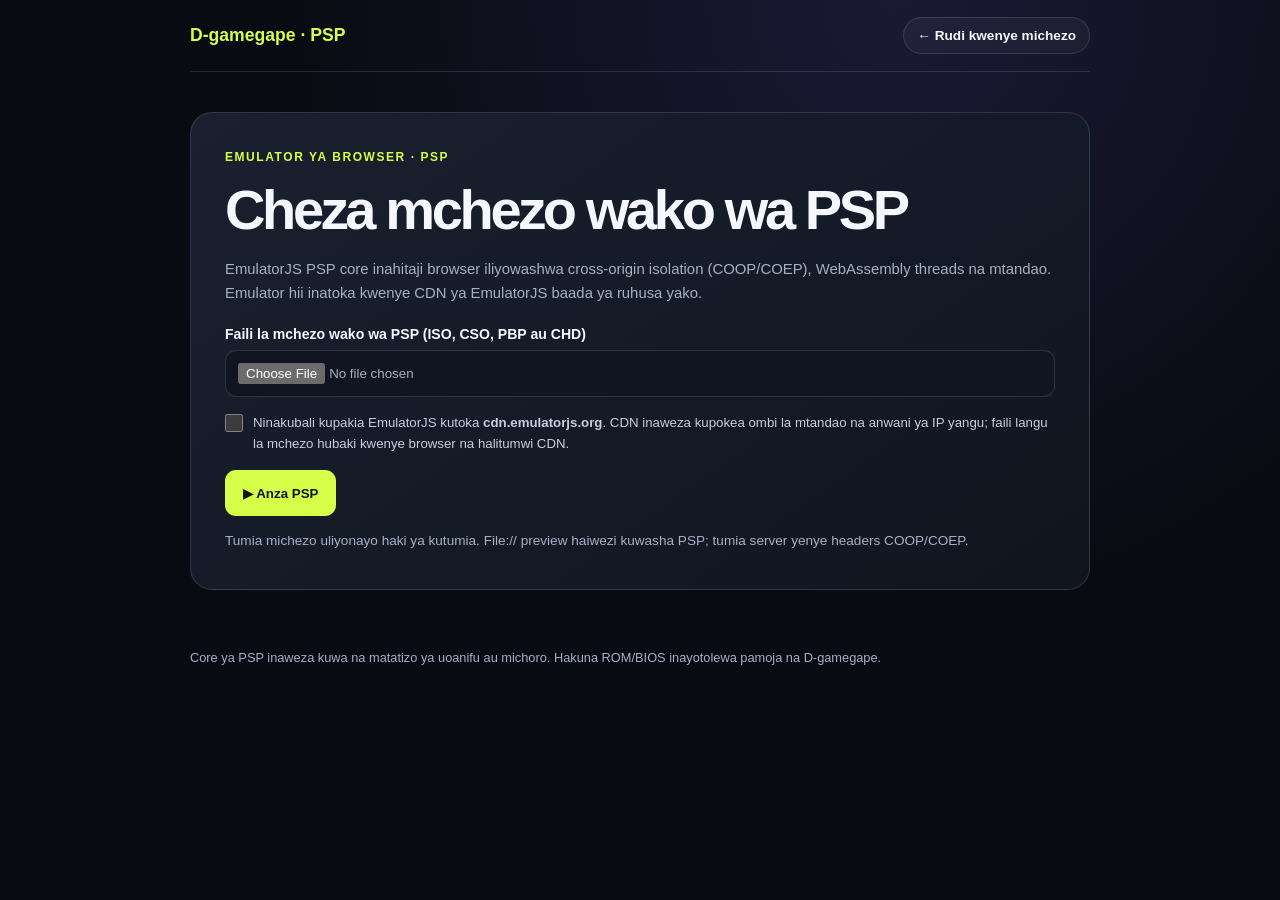
<file: D-gamegape-psp.html>
<!DOCTYPE html>
<html lang="sw">
<head>
	<meta charset="UTF-8">
	<meta name="viewport" content="width=device-width, initial-scale=1">
	<meta name="theme-color" content="#090b12">
	<title>D-gamegape | PSP</title>
	<style>
		:root { color-scheme: dark; --bg: #090b12; --panel: #151a28; --ink: #f5f7ff; --muted: #a6b0c4; --lime: #d5ff49; --line: rgba(214,225,255,.14); }
		* { box-sizing: border-box; }
		body { min-height: 100vh; margin: 0; background: radial-gradient(ellipse at 70% 0%,rgba(103,80,192,.2),transparent 38rem),var(--bg); color: var(--ink); font-family: "Segoe UI",Arial,sans-serif; }
		.shell { width: min(900px,calc(100% - 32px)); margin: auto; }
		header { display:flex; align-items:center; justify-content:space-between; gap:14px; min-height:72px; border-bottom:1px solid var(--line); }
		a { color:var(--ink); text-decoration:none; font-weight:800; }
		.brand { color:var(--lime); font-size:1.1rem; }
		.back { padding:10px 13px; border:1px solid var(--line); border-radius:999px; background:rgba(255,255,255,.04); font-size:.85rem; }
		main { padding:40px 0 60px; }
		.panel { padding:clamp(20px,4vw,34px); border:1px solid var(--line); border-radius:22px; background:linear-gradient(145deg,rgba(27,33,49,.97),rgba(17,21,32,.98)); }
		.eyebrow { color:var(--lime); font-size:.75rem; font-weight:900; letter-spacing:.13em; text-transform:uppercase; }
		h1 { margin:12px 0; font-size:clamp(2rem,6vw,3.5rem); letter-spacing:-.06em; }
		.intro,.notice { color:var(--muted); font-size:.93rem; line-height:1.65; }
		.field { display:grid; gap:8px; margin-top:20px; font-size:.88rem; font-weight:800; }
		input[type=file] { width:100%; padding:12px; border:1px solid var(--line); border-radius:11px; background:#101521; color:var(--muted); }
		.consent { display:flex; align-items:flex-start; gap:10px; margin:16px 0; color:#c7cede; font-size:.83rem; line-height:1.55; }
		.consent input { flex:0 0 auto; width:18px; height:18px; margin:1px 0 0; accent-color:var(--lime); }
		button { min-height:46px; padding:0 18px; border:0; border-radius:11px; background:var(--lime); color:#11150a; font-weight:900; cursor:pointer; }
		button:focus-visible,a:focus-visible,input:focus-visible { outline:3px solid var(--lime); outline-offset:3px; }
		.status { min-height:24px; margin:15px 0 0; color:var(--muted); font-size:.85rem; line-height:1.5; }
		.status[data-error=true] { color:#ff9aa7; }
		.status[data-success=true] { color:var(--lime); }
		#player-shell { display:none; margin-top:18px; overflow:hidden; border:1px solid var(--line); border-radius:14px; background:#050609; }
		#game { display:block; width:100%; height:min(76vh,760px); min-height:430px; }
		footer { padding:0 0 24px; color:var(--muted); font-size:.8rem; }
		@media(max-width:560px) { header { min-height:64px; } main { padding:24px 0 38px; } }
	</style>
</head>
<body>
	<header class="shell">
		<a class="brand" href="D-gamegape.html">D-gamegape · PSP</a>
		<a class="back" href="D-gamegape.html">← Rudi kwenye michezo</a>
	</header>
	<main class="shell">
		<section class="panel" aria-labelledby="title">
			<span class="eyebrow">Emulator ya browser · PSP</span>
			<h1 id="title">Cheza mchezo wako wa PSP</h1>
			<p class="intro">EmulatorJS PSP core inahitaji browser iliyowashwa cross-origin isolation (COOP/COEP), WebAssembly threads na mtandao. Emulator hii inatoka kwenye CDN ya EmulatorJS baada ya ruhusa yako.</p>
			<label class="field" for="psp-game">Faili la mchezo wako wa PSP (ISO, CSO, PBP au CHD)
				<input id="psp-game" type="file" accept=".iso,.cso,.pbp,.chd,application/octet-stream">
			</label>
			<label class="consent">
				<input id="cdn-consent" type="checkbox">
				<span>Ninakubali kupakia EmulatorJS kutoka <strong>cdn.emulatorjs.org</strong>. CDN inaweza kupokea ombi la mtandao na anwani ya IP yangu; faili langu la mchezo hubaki kwenye browser na halitumwi CDN.</span>
			</label>
			<button id="start" type="button">▶ Anza PSP</button>
			<p class="status" id="status" role="status" aria-live="polite">Tumia michezo uliyonayo haki ya kutumia. File:// preview haiwezi kuwasha PSP; tumia server yenye headers COOP/COEP.</p>
			<div id="player-shell"><div id="game" aria-label="Emulator ya PSP"></div></div>
		</section>
	</main>
	<footer class="shell">Core ya PSP inaweza kuwa na matatizo ya uoanifu au michoro. Hakuna ROM/BIOS inayotolewa pamoja na D-gamegape.</footer>
	<script>
		(() => {
			const input = document.getElementById("psp-game");
			const consent = document.getElementById("cdn-consent");
			const button = document.getElementById("start");
			const status = document.getElementById("status");
			const game = document.getElementById("game");
			const playerShell = document.getElementById("player-shell");
			let gameUrl = "";
			let loaderPromise;

			function report(message, state) {
				status.textContent = message;
				delete status.dataset.error;
				delete status.dataset.success;
				if (state) status.dataset[state] = "true";
			}

			function loadEmulator() {
				if (loaderPromise) return loaderPromise;
				loaderPromise = new Promise((resolve, reject) => {
					const base = "https://cdn.emulatorjs.org/stable/data/";
					window.EJS_player = "#game";
					window.EJS_core = "psp";
					window.EJS_pathtodata = base;
					window.EJS_threads = true;
					window.EJS_startOnLoaded = true;
					window.EJS_gameUrl = gameUrl;
					window.EJS_gameName = input.files[0].name;
					window.addEventListener("error", (event) => {
						report(`EmulatorJS: ${event.message || "Hitilafu imejitokeza."}`, "error");
					});
					const loader = document.createElement("script");
					loader.src = `${base}loader.js`;
					loader.onload = resolve;
					loader.onerror = () => reject(new Error("EmulatorJS haikupakiwa. Angalia intaneti na CDN."));
					document.head.append(loader);
				});
				return loaderPromise;
			}

			button.addEventListener("click", async () => {
				const file = input.files && input.files[0];
				if (!file) { report("Chagua faili la mchezo wa PSP kwanza.", "error"); input.focus(); return; }
				if (!/\.(iso|cso|pbp|chd)$/i.test(file.name)) { report("Chagua faili la PSP aina ya ISO, CSO, PBP au CHD.", "error"); return; }
				if (!file.size || file.size > 1024 * 1024 * 1024) { report("Faili lazima liwe na maudhui na lisizidi GB 1.", "error"); return; }
				if (!consent.checked) { report("Kubali kupakia EmulatorJS kutoka CDN kabla ya kuanza.", "error"); consent.focus(); return; }
				if (!window.isSecureContext || !window.crossOriginIsolated || typeof SharedArrayBuffer === "undefined") {
					report("PSP inahitaji HTTPS/localhost na COOP: same-origin pamoja na COEP: require-corp. Fungua kupitia serve-dlink.ps1 au sanidi headers hizi kwenye hosting.", "error");
					return;
				}
				try {
					report("Inasoma faili lako kwenye kifaa hiki...");
					const data = await file.arrayBuffer();
					if (gameUrl) URL.revokeObjectURL(gameUrl);
					gameUrl = URL.createObjectURL(new Blob([data], { type: "application/octet-stream" }));
					playerShell.style.display = "block";
					report("Inapakia core ya PSP. Muda hutegemea kifaa na intaneti...", "success");
					await loadEmulator();
				} catch (error) {
					console.error("Imeshindikana kuanzisha PSP EmulatorJS.", error);
					report(`PSP haikuanza: ${error.message || "Hitilafu ya browser."}`, "error");
				}
			});

			void restoreConsoleGame();

			async function restoreConsoleGame() {
				const gameId = new URLSearchParams(window.location.search).get("consoleGame");
				if (!gameId) return;
				try {
					if (!window.indexedDB) throw new Error("Browser hii haiawashi IndexedDB.");
					const database = await new Promise((resolve, reject) => {
						const request = indexedDB.open("d-gamegape-console-library", 1);
						request.onsuccess = () => resolve(request.result);
						request.onerror = () => reject(request.error || new Error("Maktaba ya console haikuweza kufunguliwa."));
					});
					const record = await new Promise((resolve, reject) => {
						const request = database.transaction("games", "readonly").objectStore("games").get(gameId);
						request.onsuccess = () => resolve(request.result);
						request.onerror = () => reject(request.error || new Error("Mchezo haukuweza kusomwa."));
					});
					if (!record || record.system !== "psp" || !record.file) {
						throw new Error("Mchezo wa PSP haupo kwenye maktaba hii. Rudi catalog uongeze faili tena.");
					}
					const transfer = new DataTransfer();
					transfer.items.add(new File([record.file], record.fileName, { type: record.file.type || "application/octet-stream" }));
					input.files = transfer.files;
					report(`Faili "${record.title}" limechaguliwa kutoka maktaba yako. Kubali CDN, kisha bonyeza Anza PSP.`, "success");
				} catch (error) {
					report(error.message || "Mchezo ulihifadhiwa haukuweza kupakiwa.", "error");
				}
			}

			window.addEventListener("beforeunload", () => { if (gameUrl) URL.revokeObjectURL(gameUrl); });
		})();
	</script>
</body>
</html>
</file>
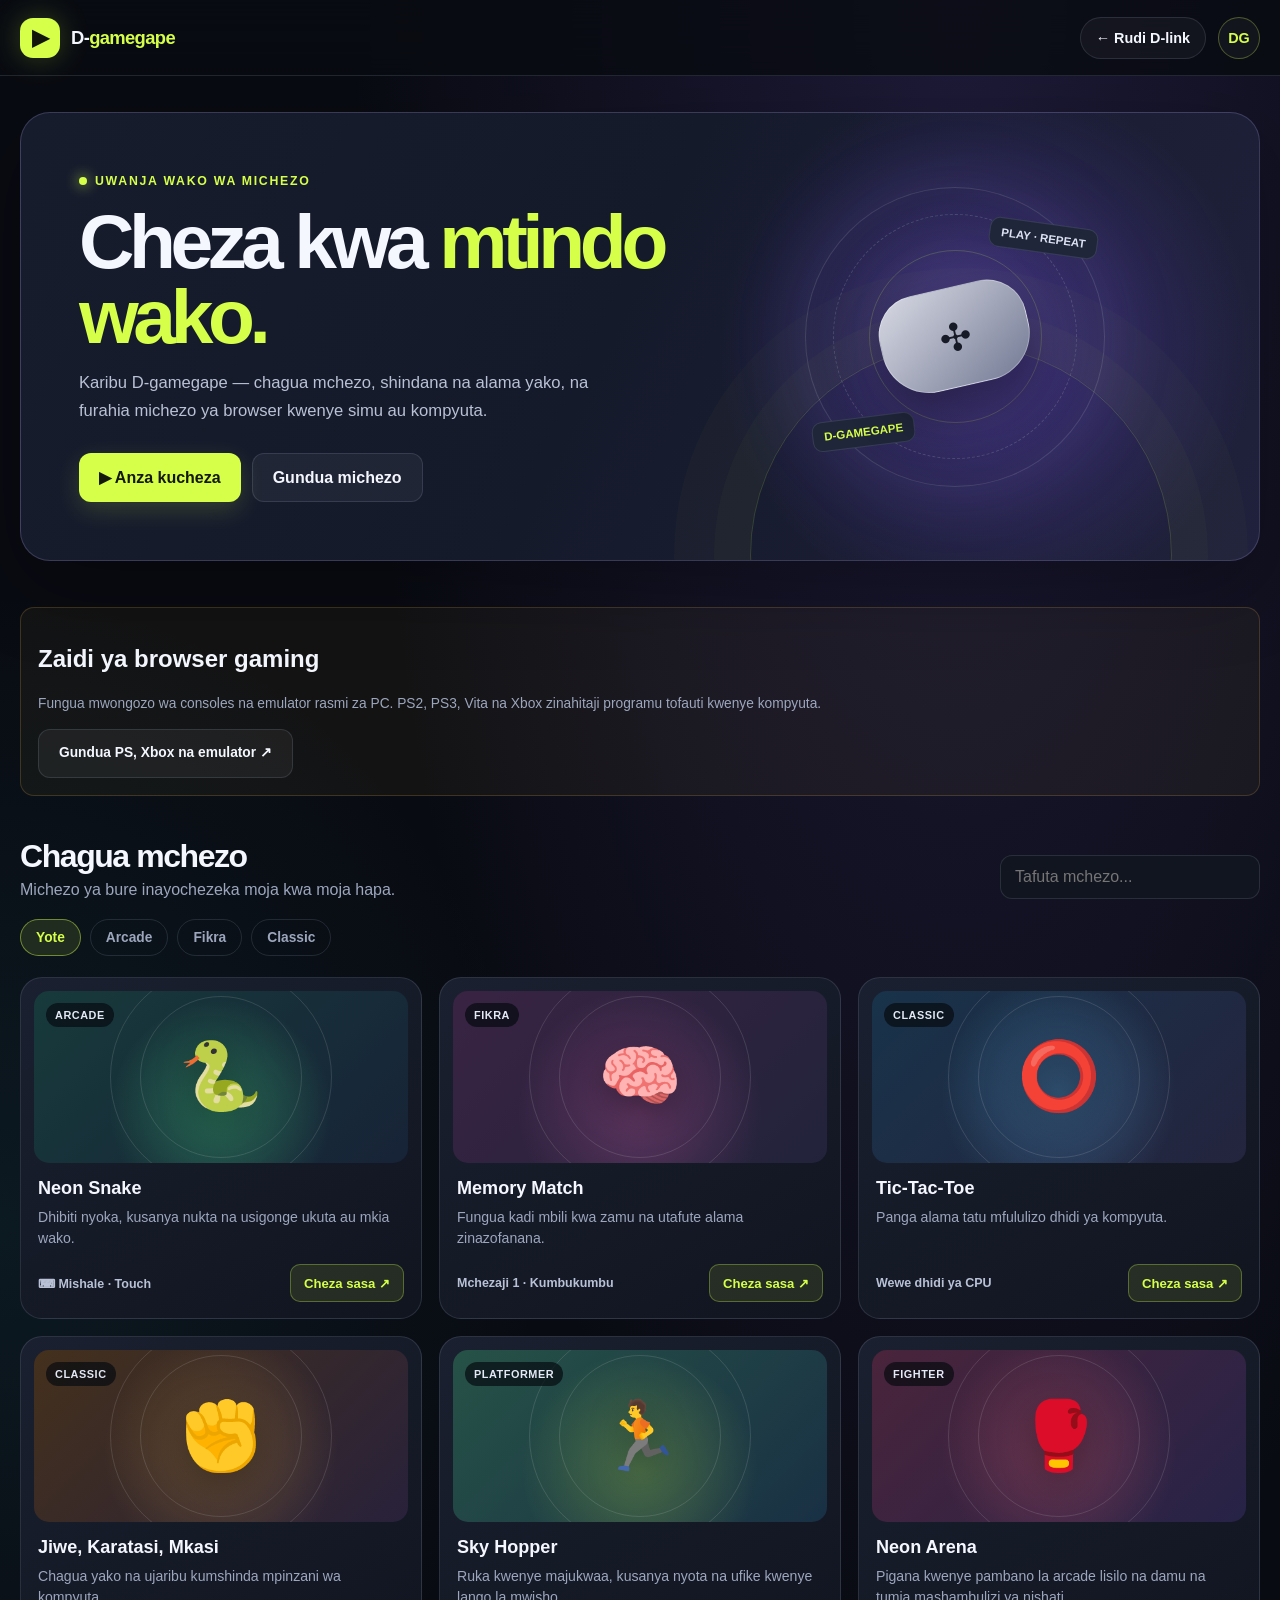
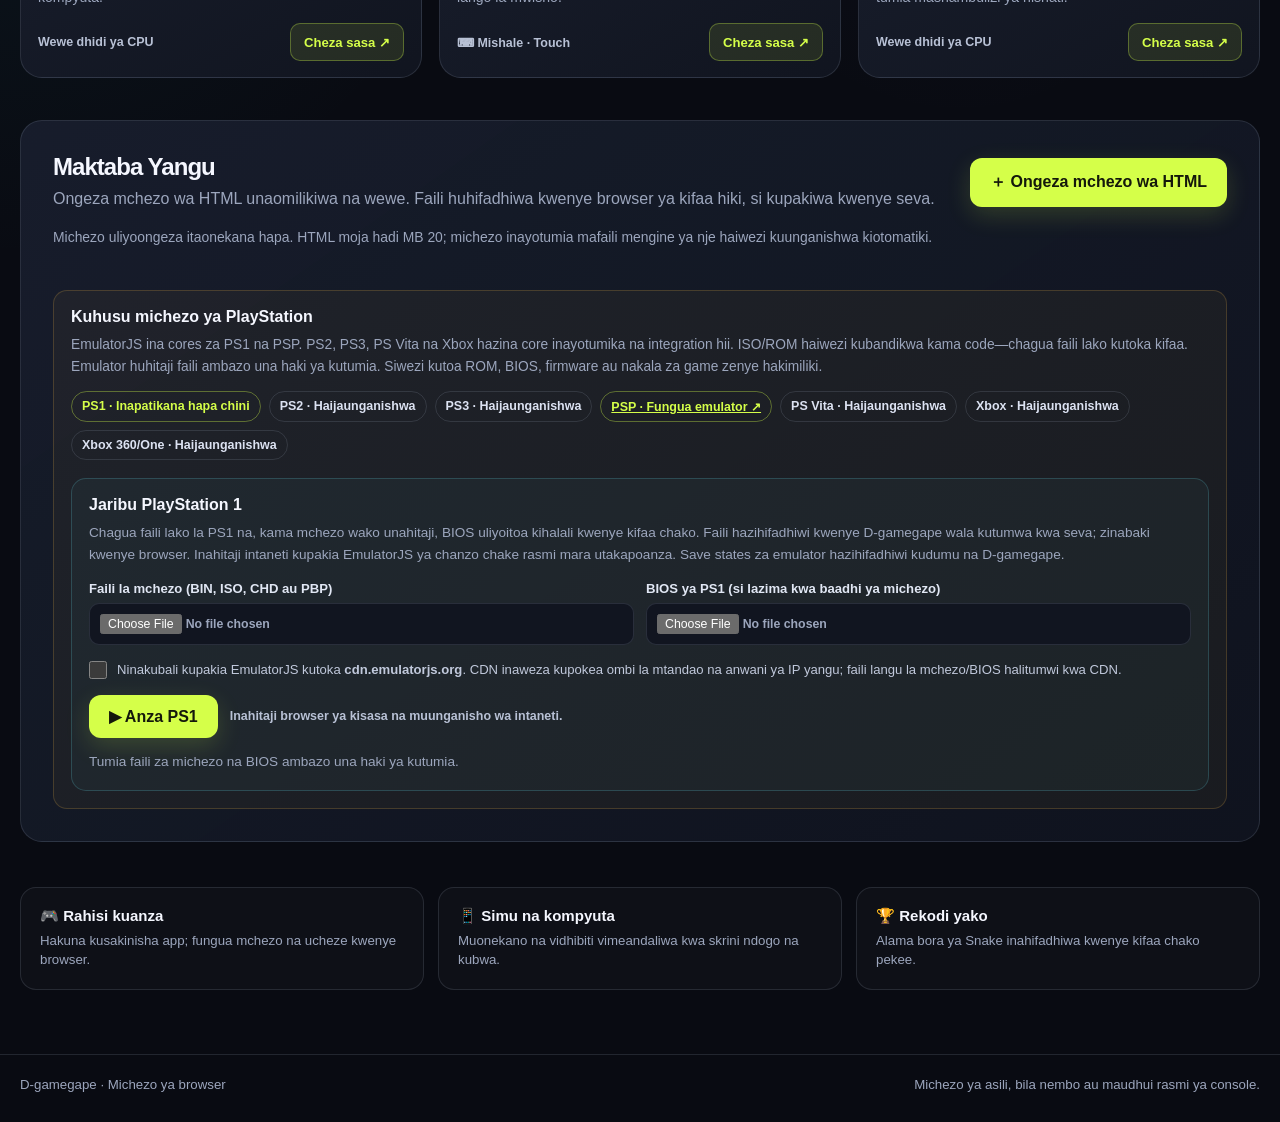
<file: D-gamegape.html>
<!DOCTYPE html>
<html lang="sw">
<head>
	<meta charset="UTF-8">
	<meta name="viewport" content="width=device-width, initial-scale=1.0">
	<meta name="description" content="D-gamegape ni jukwaa la michezo ya browser: chagua mchezo na anza kucheza.">
	<meta name="theme-color" content="#090b12">
	<title>D-gamegape | Cheza sasa</title>
	<style>
		:root {
			color-scheme: dark;
			--bg: #090b12;
			--panel: #121622;
			--panel-light: #1a2030;
			--ink: #f5f7ff;
			--muted: #9ca6bd;
			--line: rgba(214, 225, 255, .12);
			--lime: #d5ff49;
			--violet: #a88cff;
			--cyan: #6ce8fa;
			--radius: 22px;
		}
		* { box-sizing: border-box; }
		html { scroll-behavior: smooth; }
		body {
			margin: 0;
			min-height: 100vh;
			background:
				radial-gradient(ellipse at 75% 0%, rgba(103, 80, 192, .22), transparent 38rem),
				radial-gradient(ellipse at 0% 45%, rgba(33, 151, 165, .10), transparent 34rem),
				var(--bg);
			color: var(--ink);
			font-family: Inter, "Segoe UI", Arial, sans-serif;
		}
		button, input { font: inherit; }
		a { color: inherit; }
		button:focus-visible, a:focus-visible, input:focus-visible, [tabindex="0"]:focus-visible {
			outline: 3px solid var(--lime);
			outline-offset: 3px;
		}
		.shell { width: min(1240px, calc(100% - 40px)); margin: auto; }
		.topbar {
			position: sticky;
			top: 0;
			z-index: 5;
			display: flex;
			align-items: center;
			justify-content: space-between;
			min-height: 76px;
			gap: 20px;
			border-bottom: 1px solid var(--line);
			background: rgba(9, 11, 18, .82);
			backdrop-filter: blur(18px);
		}
		.brand { display: flex; align-items: center; gap: 11px; font-weight: 900; letter-spacing: -.04em; text-decoration: none; }
		.brand-icon {
			display: grid;
			width: 40px;
			aspect-ratio: 1;
			place-items: center;
			border-radius: 13px;
			background: var(--lime);
			color: #11150a;
			font-size: 1.35rem;
			box-shadow: 0 0 30px rgba(213, 255, 73, .24);
		}
		.brand-name { font-size: 1.15rem; }
		.brand-name span { color: var(--lime); }
		.header-actions { display: flex; align-items: center; gap: 12px; }
		.back-link, .profile-chip {
			display: inline-flex;
			align-items: center;
			justify-content: center;
			min-height: 42px;
			padding: 0 15px;
			border: 1px solid var(--line);
			border-radius: 999px;
			background: rgba(255, 255, 255, .04);
			color: var(--ink);
			font-size: .9rem;
			font-weight: 700;
			text-decoration: none;
		}
		.profile-chip { width: 42px; padding: 0; border-color: rgba(213, 255, 73, .3); color: var(--lime); }
		.hero {
			position: relative;
			display: grid;
			min-height: 410px;
			grid-template-columns: 1.1fr .9fr;
			align-items: center;
			gap: 30px;
			margin: 36px 0 46px;
			padding: clamp(26px, 5vw, 58px);
			overflow: hidden;
			border: 1px solid rgba(195, 183, 255, .2);
			border-radius: 30px;
			background:
				radial-gradient(circle at 78% 52%, rgba(112, 76, 230, .38), transparent 27%),
				linear-gradient(115deg, #171c2d 0%, #151a2b 48%, #20213c 100%);
			box-shadow: 0 26px 80px rgba(0, 0, 0, .28);
		}
		.hero::after {
			position: absolute;
			right: 7%;
			bottom: -46%;
			width: 420px;
			aspect-ratio: 1;
			border: 1px solid rgba(213, 255, 73, .17);
			border-radius: 50%;
			box-shadow: 0 0 0 36px rgba(213, 255, 73, .025), 0 0 0 76px rgba(213, 255, 73, .02);
			content: "";
			pointer-events: none;
		}
		.hero-copy, .hero-art { position: relative; z-index: 1; }
		.eyebrow { display: inline-flex; align-items: center; gap: 8px; color: var(--lime); font-size: .77rem; font-weight: 900; letter-spacing: .14em; text-transform: uppercase; }
		.live-dot { width: 8px; aspect-ratio: 1; border-radius: 50%; background: var(--lime); box-shadow: 0 0 14px var(--lime); }
		h1 { max-width: 650px; margin: 15px 0 14px; font-size: clamp(2.55rem, 6vw, 5rem); line-height: .98; letter-spacing: -.07em; }
		h1 span { color: var(--lime); }
		.hero-copy p { max-width: 540px; margin: 0; color: #b9c1d4; font-size: 1.04rem; line-height: 1.7; }
		.hero-buttons { display: flex; flex-wrap: wrap; gap: 11px; margin-top: 28px; }
		.primary-button, .secondary-button {
			min-height: 49px;
			padding: 0 20px;
			border: 0;
			border-radius: 12px;
			font-weight: 900;
			cursor: pointer;
			transition: transform .18s ease, filter .18s ease;
		}
		.primary-button { background: var(--lime); color: #14180b; box-shadow: 0 8px 24px rgba(213, 255, 73, .16); }
		.secondary-button { border: 1px solid var(--line); background: rgba(255, 255, 255, .05); color: var(--ink); }
		.primary-button:hover, .secondary-button:hover { transform: translateY(-2px); filter: brightness(1.08); }
		.hero-art { display: grid; min-height: 265px; place-items: center; }
		.orbit {
			position: relative;
			display: grid;
			width: min(300px, 75vw);
			aspect-ratio: 1;
			place-items: center;
			border: 1px solid rgba(255, 255, 255, .14);
			border-radius: 50%;
			background: radial-gradient(circle, rgba(168, 140, 255, .19), transparent 67%);
			box-shadow: inset 0 0 60px rgba(168, 140, 255, .08), 0 0 80px rgba(168, 140, 255, .12);
		}
		.orbit::before, .orbit::after { position: absolute; inset: 9%; border: 1px dashed rgba(255, 255, 255, .15); border-radius: 50%; content: ""; }
		.orbit::after { inset: 21%; border-style: solid; border-color: rgba(213, 255, 73, .18); }
		.hero-controller {
			position: relative;
			z-index: 1;
			display: grid;
			width: 150px;
			height: 100px;
			place-items: center;
			border: 1px solid rgba(255, 255, 255, .28);
			border-radius: 40px 40px 48px 48px;
			background: linear-gradient(145deg, #d7d9e3, #737a94);
			color: #171a27;
			font-size: 2.4rem;
			transform: rotate(-13deg);
			box-shadow: 0 24px 45px rgba(0, 0, 0, .38);
		}
		.float-tag { position: absolute; padding: 8px 11px; border: 1px solid var(--line); border-radius: 10px; background: #20263a; color: #dce2f2; font-size: .72rem; font-weight: 800; }
		.tag-one { top: 12%; right: 2%; transform: rotate(8deg); }
		.tag-two { bottom: 13%; left: 2%; color: var(--lime); transform: rotate(-7deg); }
		.section-heading { display: flex; align-items: end; justify-content: space-between; gap: 18px; margin: 0 0 20px; }
		.section-heading h2 { margin: 0; font-size: clamp(1.55rem, 3vw, 2rem); letter-spacing: -.045em; }
		.section-heading p { margin: 6px 0 0; color: var(--muted); }
		.search-box { width: min(260px, 100%); }
		.search-box input { width: 100%; min-height: 44px; padding: 0 14px; border: 1px solid var(--line); border-radius: 12px; background: #111520; color: var(--ink); }
		.filters { display: flex; flex-wrap: wrap; gap: 9px; margin: 0 0 21px; }
		.filter-button { min-height: 37px; padding: 0 15px; border: 1px solid var(--line); border-radius: 999px; background: transparent; color: var(--muted); font-size: .86rem; font-weight: 800; cursor: pointer; }
		.filter-button[aria-pressed="true"] { border-color: rgba(213, 255, 73, .45); background: rgba(213, 255, 73, .11); color: var(--lime); }
		.game-grid { display: grid; grid-template-columns: repeat(3, minmax(0, 1fr)); gap: 17px; }
		.game-card {
			position: relative;
			display: flex;
			min-height: 318px;
			flex-direction: column;
			padding: 13px;
			overflow: hidden;
			border: 1px solid var(--line);
			border-radius: var(--radius);
			background: linear-gradient(150deg, rgba(27, 33, 49, .97), rgba(17, 21, 32, .98));
			transition: transform .2s ease, border-color .2s ease;
		}
		.game-card:hover { transform: translateY(-5px); border-color: rgba(213, 255, 73, .38); }
		.game-card[hidden] { display: none; }
		.game-art { position: relative; display: grid; min-height: 172px; place-items: center; overflow: hidden; border-radius: 15px; }
		.game-art::before, .game-art::after { position: absolute; width: 160px; aspect-ratio: 1; border: 1px solid rgba(255, 255, 255, .12); border-radius: 50%; content: ""; }
		.game-art::after { width: 220px; }
		.art-snake { background: radial-gradient(circle at 50% 70%, rgba(76, 235, 142, .32), transparent 50%), linear-gradient(135deg, #173a3b, #172337); }
		.art-memory { background: radial-gradient(circle at 50% 70%, rgba(245, 107, 195, .25), transparent 55%), linear-gradient(135deg, #392343, #22233b); }
		.art-ttt { background: radial-gradient(circle at 50% 60%, rgba(103, 193, 255, .3), transparent 55%), linear-gradient(135deg, #18334a, #24243e); }
		.art-duel { background: radial-gradient(circle at 50% 60%, rgba(255, 192, 74, .23), transparent 55%), linear-gradient(135deg, #44301c, #28213a); }
		.art-platform { background: radial-gradient(circle at 50% 70%, rgba(213, 255, 73, .24), transparent 53%), linear-gradient(135deg, #265247, #193044); }
		.art-arena { background: radial-gradient(circle at 50% 60%, rgba(255, 105, 123, .27), transparent 55%), linear-gradient(135deg, #4a243b, #262347); }
		.game-symbol { position: relative; z-index: 1; font-size: 4.2rem; filter: drop-shadow(0 12px 18px rgba(0, 0, 0, .35)); }
		.card-tag { position: absolute; top: 12px; left: 12px; z-index: 2; padding: 6px 9px; border-radius: 999px; background: rgba(7, 10, 16, .7); color: #e4e9f6; font-size: .68rem; font-weight: 900; letter-spacing: .05em; text-transform: uppercase; }
		.card-content { display: flex; flex: 1; flex-direction: column; padding: 15px 4px 3px; }
		.card-content h3 { margin: 0; font-size: 1.13rem; }
		.card-content p { min-height: 42px; margin: 8px 0 15px; color: var(--muted); font-size: .88rem; line-height: 1.5; }
		.card-footer { display: flex; align-items: center; justify-content: space-between; gap: 10px; margin-top: auto; }
		.game-meta { color: #b8c1d5; font-size: .78rem; font-weight: 700; }
		.play-button { min-height: 38px; padding: 0 13px; border: 1px solid rgba(213, 255, 73, .3); border-radius: 10px; background: rgba(213, 255, 73, .1); color: var(--lime); font-size: .82rem; font-weight: 900; cursor: pointer; }
		.play-button:hover { background: var(--lime); color: #12160a; }
		.no-results { grid-column: 1 / -1; padding: 40px 20px; border: 1px dashed var(--line); border-radius: 16px; color: var(--muted); text-align: center; }
		.library-section { margin: 42px 0 0; padding: clamp(20px, 4vw, 32px); border: 1px solid var(--line); border-radius: 22px; background: linear-gradient(145deg, rgba(25, 31, 47, .88), rgba(16, 20, 31, .94)); }
		.library-head { display: flex; align-items: center; justify-content: space-between; gap: 18px; margin-bottom: 16px; }
		.library-head h2 { margin: 0; font-size: 1.5rem; letter-spacing: -.04em; }
		.library-head p { margin: 6px 0 0; color: var(--muted); line-height: 1.5; }
		.library-add { flex: 0 0 auto; }
		.library-status { min-height: 24px; margin: 12px 0 0; color: var(--muted); font-size: .87rem; line-height: 1.5; }
		.library-list { display: grid; grid-template-columns: repeat(auto-fit, minmax(min(100%, 235px), 1fr)); gap: 11px; margin-top: 17px; }
		.library-game { display: flex; align-items: center; justify-content: space-between; gap: 12px; min-width: 0; padding: 13px; border: 1px solid var(--line); border-radius: 13px; background: rgba(255, 255, 255, .025); }
		.library-game-name { min-width: 0; overflow-wrap: anywhere; font-size: .91rem; font-weight: 800; }
		.library-game-actions { display: flex; flex: 0 0 auto; gap: 7px; }
		.library-game-actions button { min-height: 35px; padding: 0 10px; border: 1px solid var(--line); border-radius: 9px; background: var(--panel-light); color: var(--ink); font-size: .78rem; font-weight: 800; cursor: pointer; }
		.library-game-actions [data-library-play] { border-color: rgba(213, 255, 73, .35); color: var(--lime); }
		.console-note { margin-top: 22px; padding: 17px; border: 1px solid rgba(255, 192, 74, .19); border-radius: 14px; background: rgba(255, 192, 74, .045); }
		.console-note h3 { margin: 0 0 8px; font-size: 1rem; }
		.console-note p { margin: 0; color: var(--muted); font-size: .86rem; line-height: 1.6; }
		.console-list { display: flex; flex-wrap: wrap; gap: 8px; margin-top: 13px; }
		.console-chip { padding: 7px 10px; border: 1px solid var(--line); border-radius: 999px; color: #dce2f2; font-size: .78rem; font-weight: 800; }
		.console-chip.available { border-color: rgba(213, 255, 73, .35); color: var(--lime); }
		.emulator-panel { margin-top: 18px; padding: 17px; border: 1px solid rgba(108, 232, 250, .19); border-radius: 15px; background: rgba(108, 232, 250, .035); }
		.emulator-panel h3 { margin: 0; font-size: 1rem; }
		.emulator-panel > p { margin: 8px 0 15px; color: var(--muted); font-size: .85rem; line-height: 1.6; }
		.emulator-fields { display: grid; grid-template-columns: repeat(2, minmax(0, 1fr)); gap: 12px; }
		.emulator-field { display: grid; gap: 7px; min-width: 0; color: #e1e7f4; font-size: .82rem; font-weight: 800; }
		.emulator-field input[type="file"] { width: 100%; min-width: 0; padding: 10px; border: 1px solid var(--line); border-radius: 10px; background: #111520; color: var(--muted); font-size: .77rem; }
		.emulator-consent { display: flex; align-items: flex-start; gap: 10px; margin: 15px 0; color: #c1c9dc; font-size: .82rem; line-height: 1.5; }
		.emulator-consent input { flex: 0 0 auto; width: 18px; height: 18px; margin: 1px 0 0; accent-color: var(--lime); }
		.emulator-actions { display: flex; flex-wrap: wrap; align-items: center; gap: 12px; }
		.emulator-actions .primary-button { min-height: 43px; }
		.emulator-status { min-height: 22px; margin: 13px 0 0 !important; color: var(--muted); font-size: .82rem; }
		.emulator-status[data-error="true"] { color: #ff9aa7; }
		.emulator-status[data-success="true"] { color: var(--lime); }
		.game-frame { display: block; width: 100%; min-height: min(65vh, 620px); border: 1px solid var(--line); border-radius: 12px; background: #fff; }
		.feature-strip { display: grid; grid-template-columns: repeat(3, 1fr); gap: 14px; margin: 45px 0 64px; }
		.feature { padding: 19px; border: 1px solid var(--line); border-radius: 16px; background: rgba(255, 255, 255, .025); }
		.feature strong { display: block; margin-bottom: 6px; font-size: .94rem; }
		.feature span { color: var(--muted); font-size: .83rem; line-height: 1.5; }
		footer { padding: 22px 0 30px; border-top: 1px solid var(--line); color: var(--muted); font-size: .83rem; }
		footer .shell { display: flex; justify-content: space-between; gap: 18px; }
		dialog {
			width: min(620px, calc(100% - 24px));
			max-height: min(88vh, 760px);
			padding: 0;
			overflow: auto;
			border: 1px solid rgba(213, 255, 73, .23);
			border-radius: 22px;
			background: #10141f;
			color: var(--ink);
			box-shadow: 0 30px 100px rgba(0, 0, 0, .72);
		}
		dialog::backdrop { background: rgba(3, 5, 10, .78); backdrop-filter: blur(8px); }
		.dialog-head { position: sticky; top: 0; z-index: 1; display: flex; align-items: center; justify-content: space-between; gap: 14px; padding: 17px 20px; border-bottom: 1px solid var(--line); background: rgba(16, 20, 31, .96); }
		.dialog-head h2 { margin: 0; font-size: 1.1rem; }
		.close-button { width: 38px; aspect-ratio: 1; border: 1px solid var(--line); border-radius: 11px; background: var(--panel-light); color: var(--ink); font-size: 1.3rem; cursor: pointer; }
		.game-stage { min-height: 280px; padding: 20px; }
		.game-instructions { margin: 0 0 15px; color: var(--muted); font-size: .9rem; line-height: 1.55; }
		.game-toolbar { display: flex; flex-wrap: wrap; align-items: center; justify-content: space-between; gap: 10px; margin-bottom: 14px; }
		.game-toolbar strong { color: var(--lime); }
		.stage-button { min-height: 39px; padding: 0 13px; border: 1px solid var(--line); border-radius: 10px; background: var(--panel-light); color: var(--ink); font-weight: 800; cursor: pointer; }
		.stage-button.primary { border-color: var(--lime); background: var(--lime); color: #11150a; }
		.snake-wrap { display: grid; place-items: center; gap: 13px; }
		#snake-canvas { width: min(100%, 360px); aspect-ratio: 1; border: 1px solid var(--line); border-radius: 14px; background: #0b1118; image-rendering: pixelated; }
		#platform-canvas { display: block; width: 100%; border: 1px solid var(--line); border-radius: 14px; background: #101a2a; }
		.platform-controls { display: flex; flex-wrap: wrap; justify-content: center; gap: 8px; margin-top: 12px; touch-action: none; }
		.platform-controls button { min-width: 54px; min-height: 44px; border: 1px solid var(--line); border-radius: 11px; background: var(--panel-light); color: var(--ink); font-size: 1rem; font-weight: 900; touch-action: none; }
		.platform-controls [data-platform-control="jump"] { min-width: 104px; border-color: rgba(213, 255, 73, .4); color: var(--lime); }
		.arena-fighters { display: flex; align-items: center; justify-content: space-around; min-height: 150px; margin: 14px 0; border: 1px solid var(--line); border-radius: 16px; background: radial-gradient(ellipse, rgba(168, 140, 255, .12), transparent 70%); }
		.arena-fighter { display: grid; width: 92px; aspect-ratio: 1; place-items: center; border: 1px solid rgba(255, 255, 255, .14); border-radius: 28px; background: linear-gradient(145deg, #31364f, #1a2031); font-size: 2.8rem; transition: transform .15s ease, filter .15s ease; }
		.arena-fighter.player-hit { transform: translateX(-10px); filter: brightness(1.8); }
		.arena-fighter.cpu-hit { transform: translateX(10px); filter: brightness(1.8); }
		.arena-vs { color: var(--lime); font-size: .8rem; font-weight: 900; letter-spacing: .12em; }
		.health-track { height: 11px; margin: 5px 0 13px; overflow: hidden; border-radius: 99px; background: #34394a; }
		.health-fill { width: 100%; height: 100%; border-radius: inherit; background: linear-gradient(90deg, #73e39c, #d5ff49); transition: width .2s ease; }
		.health-fill.cpu { background: linear-gradient(90deg, #ffbd67, #ff7189); }
		.arena-actions { display: flex; flex-wrap: wrap; justify-content: center; gap: 9px; }
		.arena-actions .stage-button { min-width: 100px; }
		.gamepad-hint { margin: 0 0 14px; padding: 10px 12px; border: 1px solid rgba(108, 232, 250, .18); border-radius: 10px; background: rgba(108, 232, 250, .06); color: #c4dbe5; font-size: .8rem; line-height: 1.45; }
		.gamepad-hint[data-connected="true"] { border-color: rgba(213, 255, 73, .35); color: var(--lime); }
		.direction-pad { display: grid; grid-template-columns: repeat(3, 46px); grid-template-rows: repeat(2, 40px); gap: 5px; }
		.direction-pad button { border: 1px solid var(--line); border-radius: 9px; background: var(--panel-light); color: var(--ink); font-size: 1rem; cursor: pointer; }
		.direction-pad [data-dir="up"] { grid-column: 2; }
		.direction-pad [data-dir="left"] { grid-column: 1; grid-row: 2; }
		.direction-pad [data-dir="down"] { grid-column: 2; grid-row: 2; }
		.direction-pad [data-dir="right"] { grid-column: 3; grid-row: 2; }
		.ttt-board { display: grid; width: min(100%, 320px); grid-template-columns: repeat(3, 1fr); gap: 9px; margin: 22px auto 12px; }
		.ttt-cell { aspect-ratio: 1; border: 1px solid var(--line); border-radius: 14px; background: var(--panel-light); color: var(--cyan); font-size: clamp(2rem, 10vw, 3.3rem); font-weight: 900; cursor: pointer; }
		.ttt-cell[data-mark="O"] { color: var(--violet); }
		.ttt-cell.is-selected, .memory-card.is-selected { outline: 2px solid var(--lime); outline-offset: 2px; }
		.memory-board { display: grid; grid-template-columns: repeat(4, minmax(48px, 78px)); justify-content: center; gap: 9px; margin: 20px 0; }
		.memory-card { aspect-ratio: 1; border: 1px solid rgba(168, 140, 255, .25); border-radius: 12px; background: linear-gradient(145deg, #27253f, #191d2c); color: var(--violet); font-size: 1.65rem; cursor: pointer; }
		.memory-card.is-open, .memory-card.is-matched { border-color: rgba(213, 255, 73, .42); background: rgba(213, 255, 73, .11); }
		.memory-card.is-matched { color: var(--lime); }
		.duel-choices { display: flex; flex-wrap: wrap; justify-content: center; gap: 10px; margin: 25px 0 15px; }
		.duel-choice { display: grid; width: 90px; aspect-ratio: 1; place-items: center; border: 1px solid var(--line); border-radius: 18px; background: var(--panel-light); color: var(--ink); font-size: 2.4rem; cursor: pointer; }
		.duel-choice:hover { border-color: var(--lime); transform: translateY(-2px); }
		.game-message { min-height: 26px; color: #dfe5f3; text-align: center; }
		@media (max-width: 820px) {
			.hero { grid-template-columns: 1fr .7fr; }
			.game-grid { grid-template-columns: repeat(2, minmax(0, 1fr)); }
		}
		@media (max-width: 600px) {
			.shell { width: min(100% - 26px, 1240px); }
			.topbar { min-height: 66px; }
			.back-link { min-height: 38px; padding: 0 11px; font-size: .8rem; }
			.hero { min-height: auto; grid-template-columns: 1fr; gap: 5px; margin: 20px 0 36px; padding: 27px 22px; }
			.hero-art { min-height: 220px; }
			.orbit { width: 205px; }
			.hero-controller { width: 115px; height: 77px; font-size: 1.9rem; }
			.section-heading { align-items: stretch; flex-direction: column; }
			.search-box { width: 100%; }
			.game-grid { grid-template-columns: 1fr; }
			.game-card { min-height: 300px; }
			.feature-strip { grid-template-columns: 1fr; margin-top: 34px; }
			.library-head { align-items: stretch; flex-direction: column; }
			.library-add { width: 100%; }
			.emulator-fields { grid-template-columns: 1fr; }
			footer .shell { flex-direction: column; }
		}
		@media (prefers-reduced-motion: reduce) {
			*, *::before, *::after { scroll-behavior: auto !important; transition-duration: .01ms !important; animation-duration: .01ms !important; }
		}
	</style>
</head>
<body>
	<header class="topbar">
		<div class="shell" style="display:flex;align-items:center;justify-content:space-between;gap:18px">
			<a class="brand" href="D-gamegape.html" aria-label="D-gamegape mwanzo">
				<span class="brand-icon" aria-hidden="true">▶</span>
				<span class="brand-name">D-<span>gamegape</span></span>
			</a>
			<div class="header-actions">
				<a class="back-link" href="D-link.html">← Rudi D-link</a>
				<span class="profile-chip" title="Mchezaji" aria-label="Mchezaji">DG</span>
			</div>
		</div>
	</header>
	<main class="shell">
		<section class="hero" aria-labelledby="hero-title">
			<div class="hero-copy">
				<span class="eyebrow"><span class="live-dot" aria-hidden="true"></span> Uwanja wako wa michezo</span>
				<h1 id="hero-title">Cheza kwa <span>mtindo wako.</span></h1>
				<p>Karibu D-gamegape — chagua mchezo, shindana na alama yako, na furahia michezo ya browser kwenye simu au kompyuta.</p>
				<div class="hero-buttons">
					<button class="primary-button" type="button" data-launch="snake">▶ Anza kucheza</button>
					<a class="secondary-button" href="#michezo" style="display:inline-flex;align-items:center;text-decoration:none">Gundua michezo</a>
				</div>
			</div>
			<div class="hero-art" aria-hidden="true">
				<div class="orbit">
					<span class="hero-controller">✣</span>
					<span class="float-tag tag-one">PLAY · REPEAT</span>
					<span class="float-tag tag-two">D-GAMEGAPE</span>
				</div>
			</div>
		</section>

		<section class="console-note" aria-labelledby="console-platform-title" style="margin:0 0 42px">
			<h2 id="console-platform-title">Zaidi ya browser gaming</h2>
			<p>Fungua mwongozo wa consoles na emulator rasmi za PC. PS2, PS3, Vita na Xbox zinahitaji programu tofauti kwenye kompyuta.</p>
			<p style="margin-top:14px"><a class="secondary-button" href="D-gamegape-consoles.html" style="display:inline-flex;align-items:center;text-decoration:none">Gundua PS, Xbox na emulator ↗</a></p>
		</section>

		<section id="michezo" aria-labelledby="games-title">
			<div class="section-heading">
				<div>
					<h2 id="games-title">Chagua mchezo</h2>
					<p>Michezo ya bure inayochezeka moja kwa moja hapa.</p>
				</div>
				<label class="search-box">
					<input id="game-search" type="search" placeholder="Tafuta mchezo..." aria-label="Tafuta mchezo">
				</label>
			</div>
			<div class="filters" role="group" aria-label="Chuja michezo">
				<button class="filter-button" type="button" data-filter="all" aria-pressed="true">Yote</button>
				<button class="filter-button" type="button" data-filter="arcade" aria-pressed="false">Arcade</button>
				<button class="filter-button" type="button" data-filter="puzzle" aria-pressed="false">Fikra</button>
				<button class="filter-button" type="button" data-filter="classic" aria-pressed="false">Classic</button>
			</div>
			<div class="game-grid" id="game-grid">
				<article class="game-card" data-game-card data-category="arcade" data-name="neon snake nyoka">
					<div class="game-art art-snake"><span class="card-tag">Arcade</span><span class="game-symbol" aria-hidden="true">🐍</span></div>
					<div class="card-content"><h3>Neon Snake</h3><p>Dhibiti nyoka, kusanya nukta na usigonge ukuta au mkia wako.</p><div class="card-footer"><span class="game-meta">⌨ Mishale · Touch</span><button class="play-button" type="button" data-launch="snake">Cheza sasa ↗</button></div></div>
				</article>
				<article class="game-card" data-game-card data-category="puzzle" data-name="memory match kumbukumbu">
					<div class="game-art art-memory"><span class="card-tag">Fikra</span><span class="game-symbol" aria-hidden="true">🧠</span></div>
					<div class="card-content"><h3>Memory Match</h3><p>Fungua kadi mbili kwa zamu na utafute alama zinazofanana.</p><div class="card-footer"><span class="game-meta">Mchezaji 1 · Kumbukumbu</span><button class="play-button" type="button" data-launch="memory">Cheza sasa ↗</button></div></div>
				</article>
				<article class="game-card" data-game-card data-category="classic" data-name="tic tac toe xo">
					<div class="game-art art-ttt"><span class="card-tag">Classic</span><span class="game-symbol" aria-hidden="true">⭕</span></div>
					<div class="card-content"><h3>Tic-Tac-Toe</h3><p>Panga alama tatu mfululizo dhidi ya kompyuta.</p><div class="card-footer"><span class="game-meta">Wewe dhidi ya CPU</span><button class="play-button" type="button" data-launch="ttt">Cheza sasa ↗</button></div></div>
				</article>
				<article class="game-card" data-game-card data-category="classic" data-name="rock paper scissors jiwe karatasi mkasi">
					<div class="game-art art-duel"><span class="card-tag">Classic</span><span class="game-symbol" aria-hidden="true">✊</span></div>
					<div class="card-content"><h3>Jiwe, Karatasi, Mkasi</h3><p>Chagua yako na ujaribu kumshinda mpinzani wa kompyuta.</p><div class="card-footer"><span class="game-meta">Wewe dhidi ya CPU</span><button class="play-button" type="button" data-launch="duel">Cheza sasa ↗</button></div></div>
				</article>
				<article class="game-card" data-game-card data-category="arcade" data-name="sky hopper platformer adventure kuruka">
					<div class="game-art art-platform"><span class="card-tag">Platformer</span><span class="game-symbol" aria-hidden="true">🏃</span></div>
					<div class="card-content"><h3>Sky Hopper</h3><p>Ruka kwenye majukwaa, kusanya nyota na ufike kwenye lango la mwisho.</p><div class="card-footer"><span class="game-meta">⌨ Mishale · Touch</span><button class="play-button" type="button" data-launch="platform">Cheza sasa ↗</button></div></div>
				</article>
				<article class="game-card" data-game-card data-category="arcade" data-name="neon arena fighter mapigano">
					<div class="game-art art-arena"><span class="card-tag">Fighter</span><span class="game-symbol" aria-hidden="true">🥊</span></div>
					<div class="card-content"><h3>Neon Arena</h3><p>Pigana kwenye pambano la arcade lisilo na damu na tumia mashambulizi ya nishati.</p><div class="card-footer"><span class="game-meta">Wewe dhidi ya CPU</span><button class="play-button" type="button" data-launch="arena">Cheza sasa ↗</button></div></div>
				</article>
			</div>
		</section>

		<section class="library-section" aria-labelledby="library-title">
			<div class="library-head">
				<div>
					<h2 id="library-title">Maktaba Yangu</h2>
					<p>Ongeza mchezo wa HTML unaomilikiwa na wewe. Faili huhifadhiwa kwenye browser ya kifaa hiki, si kupakiwa kwenye seva.</p>
				</div>
				<div>
					<input id="library-file" type="file" accept=".html,.htm,text/html" hidden>
					<button class="primary-button library-add" id="library-add-button" type="button">＋ Ongeza mchezo wa HTML</button>
				</div>
			</div>
			<p class="library-status" id="library-status" role="status" aria-live="polite">Michezo uliyoongeza itaonekana hapa. HTML moja hadi MB 20; michezo inayotumia mafaili mengine ya nje haiwezi kuunganishwa kiotomatiki.</p>
			<div class="library-list" id="library-list" aria-label="Michezo yangu"></div>
			<aside class="console-note" aria-labelledby="console-note-title">
				<h3 id="console-note-title">Kuhusu michezo ya PlayStation</h3>
				<p>EmulatorJS ina cores za PS1 na PSP. PS2, PS3, PS Vita na Xbox hazina core inayotumika na integration hii. ISO/ROM haiwezi kubandikwa kama code—chagua faili lako kutoka kifaa. Emulator huhitaji faili ambazo una haki ya kutumia. Siwezi kutoa ROM, BIOS, firmware au nakala za game zenye hakimiliki.</p>
				<div class="console-list" aria-label="Hali ya consoles">
					<span class="console-chip available">PS1 · Inapatikana hapa chini</span>
					<span class="console-chip">PS2 · Haijaunganishwa</span>
					<span class="console-chip">PS3 · Haijaunganishwa</span>
					<a class="console-chip available" href="D-gamegape-psp.html">PSP · Fungua emulator ↗</a>
					<span class="console-chip">PS Vita · Haijaunganishwa</span>
					<span class="console-chip">Xbox · Haijaunganishwa</span>
					<span class="console-chip">Xbox 360/One · Haijaunganishwa</span>
				</div>
				<div class="emulator-panel" id="ps1-emulator" aria-labelledby="ps1-title">
					<h3 id="ps1-title">Jaribu PlayStation 1</h3>
					<p>Chagua faili lako la PS1 na, kama mchezo wako unahitaji, BIOS uliyoitoa kihalali kwenye kifaa chako. Faili hazihifadhiwi kwenye D-gamegape wala kutumwa kwa seva; zinabaki kwenye browser. Inahitaji intaneti kupakia EmulatorJS ya chanzo chake rasmi mara utakapoanza. Save states za emulator hazihifadhiwi kudumu na D-gamegape.</p>
					<div class="emulator-fields">
						<label class="emulator-field">Faili la mchezo (BIN, ISO, CHD au PBP)
							<input id="ps1-game-file" type="file" accept=".bin,.iso,.chd,.pbp,application/octet-stream">
						</label>
						<label class="emulator-field">BIOS ya PS1 (si lazima kwa baadhi ya michezo)
							<input id="ps1-bios-file" type="file" accept=".bin,application/octet-stream">
						</label>
					</div>
					<label class="emulator-consent">
						<input id="emulator-consent" type="checkbox">
						<span>Ninakubali kupakia EmulatorJS kutoka <strong>cdn.emulatorjs.org</strong>. CDN inaweza kupokea ombi la mtandao na anwani ya IP yangu; faili langu la mchezo/BIOS halitumwi kwa CDN.</span>
					</label>
					<div class="emulator-actions">
						<button class="primary-button" id="ps1-start" type="button">▶ Anza PS1</button>
						<span class="game-meta">Inahitaji browser ya kisasa na muunganisho wa intaneti.</span>
					</div>
					<p class="emulator-status" id="emulator-status" role="status" aria-live="polite">Tumia faili za michezo na BIOS ambazo una haki ya kutumia.</p>
				</div>
			</aside>
		</section>

		<section class="feature-strip" aria-label="Sifa za D-gamegape">
			<div class="feature"><strong>🎮 Rahisi kuanza</strong><span>Hakuna kusakinisha app; fungua mchezo na ucheze kwenye browser.</span></div>
			<div class="feature"><strong>📱 Simu na kompyuta</strong><span>Muonekano na vidhibiti vimeandaliwa kwa skrini ndogo na kubwa.</span></div>
			<div class="feature"><strong>🏆 Rekodi yako</strong><span>Alama bora ya Snake inahifadhiwa kwenye kifaa chako pekee.</span></div>
		</section>
	</main>
	<footer><div class="shell"><span>D-gamegape · Michezo ya browser</span><span>Michezo ya asili, bila nembo au maudhui rasmi ya console.</span></div></footer>

	<dialog id="game-dialog" aria-labelledby="dialog-title">
		<div class="dialog-head"><h2 id="dialog-title">Mchezo</h2><button class="close-button" type="button" aria-label="Funga mchezo">×</button></div>
		<div class="game-stage" id="game-stage"></div>
	</dialog>
	<script>
		(() => {
			const dialog = document.getElementById("game-dialog");
			const stage = document.getElementById("game-stage");
			const title = document.getElementById("dialog-title");
			const search = document.getElementById("game-search");
			const libraryFile = document.getElementById("library-file");
			const libraryList = document.getElementById("library-list");
			const libraryStatus = document.getElementById("library-status");
			const ps1GameFile = document.getElementById("ps1-game-file");
			const ps1BiosFile = document.getElementById("ps1-bios-file");
			const emulatorConsent = document.getElementById("emulator-consent");
			const emulatorStatus = document.getElementById("emulator-status");
			const cards = [...document.querySelectorAll("[data-game-card]")];
			let activeFilter = "all";
			let stopCurrentGame = () => {};
			let gamepadHandler = null;
			let gamepadFrame = 0;
			const previousGamepadButtons = new Map();
			const previousGamepadDirections = new Map();
			let libraryDatabasePromise;

			const gameTitles = {
				snake: "Neon Snake",
				memory: "Memory Match",
				ttt: "Tic-Tac-Toe",
				duel: "Jiwe, Karatasi, Mkasi",
				platform: "Sky Hopper",
				arena: "Neon Arena"
			};

			function showCards() {
				const query = search.value.trim().toLocaleLowerCase();
				let visibleCount = 0;
				for (const card of cards) {
					const visible = (activeFilter === "all" || card.dataset.category === activeFilter)
						&& card.dataset.name.includes(query);
					card.hidden = !visible;
					if (visible) visibleCount++;
				}
				let empty = document.getElementById("no-games");
				if (!visibleCount && !empty) {
					empty = document.createElement("p");
					empty.id = "no-games";
					empty.className = "no-results";
					empty.textContent = "Hakuna mchezo unaolingana na utafutaji huo.";
					document.getElementById("game-grid").append(empty);
				} else if (visibleCount && empty) {
					empty.remove();
				}
			}

			document.querySelector(".filters").addEventListener("click", (event) => {
				const button = event.target.closest("[data-filter]");
				if (!button) return;
				activeFilter = button.dataset.filter;
				document.querySelectorAll("[data-filter]").forEach((item) => {
					item.setAttribute("aria-pressed", String(item === button));
				});
				showCards();
			});
			search.addEventListener("input", showCards);

			function launch(id) {
				stopCurrentGame();
				stopGamepad();
				stopCurrentGame = () => {};
				title.textContent = gameTitles[id] || "Mchezo";
				if (id === "snake") startSnake();
				else if (id === "memory") startMemory();
				else if (id === "ttt") startTicTacToe();
				else if (id === "duel") startDuel();
				else if (id === "platform") startPlatformer();
				else if (id === "arena") startArena();
				const hint = document.createElement("p");
				hint.className = "gamepad-hint";
				hint.id = "gamepad-hint";
				hint.setAttribute("aria-live", "polite");
				hint.textContent = "🎮 Gamepad ya USB/Bluetooth inayooana: D-pad/analog pamoja na vitufe vya kawaida vinafanya kazi kwenye michezo yote.";
				stage.prepend(hint);
				if (!dialog.open) dialog.showModal();
				startGamepad();
			}
			document.addEventListener("click", (event) => {
				const button = event.target.closest("[data-launch]");
				if (button) launch(button.dataset.launch);
			});
			document.getElementById("library-add-button").addEventListener("click", () => libraryFile.click());
			libraryFile.addEventListener("change", addLibraryGame);
			libraryList.addEventListener("click", handleLibraryAction);
			document.getElementById("ps1-start").addEventListener("click", startPs1Game);
			void refreshLibrary();
			void restoreConsoleGame();
			dialog.querySelector(".close-button").addEventListener("click", () => dialog.close());
			dialog.addEventListener("close", () => {
				stopCurrentGame();
				stopCurrentGame = () => {};
				stopGamepad();
			});

			function openLibraryDatabase() {
				if (libraryDatabasePromise) return libraryDatabasePromise;
				libraryDatabasePromise = new Promise((resolve, reject) => {
					if (!("indexedDB" in window)) {
						reject(new Error("Browser hii haitoi IndexedDB kwa kuhifadhi michezo."));
						return;
					}
					const request = indexedDB.open("d-gamegape-library", 1);
					request.onupgradeneeded = () => {
						const database = request.result;
						if (!database.objectStoreNames.contains("games")) {
							database.createObjectStore("games", { keyPath: "id" });
						}
					};
					request.onsuccess = () => resolve(request.result);
					request.onerror = () => reject(request.error || new Error("Hifadhi ya browser haikufunguka."));
					request.onblocked = () => reject(new Error("Funga tab nyingine ya D-gamegape kisha ujaribu tena."));
				});
				return libraryDatabasePromise;
			}

			async function listLibraryGames() {
				const database = await openLibraryDatabase();
				return new Promise((resolve, reject) => {
					const transaction = database.transaction("games", "readonly");
					const request = transaction.objectStore("games").getAll();
					request.onsuccess = () => resolve(request.result.sort((a, b) => a.name.localeCompare(b.name)));
					request.onerror = () => reject(request.error || new Error("Michezo iliyohifadhiwa haikusomeka."));
					transaction.onabort = () => reject(transaction.error || new Error("Kusoma maktaba kumesitishwa."));
				});
			}

			async function saveLibraryGame(game) {
				const database = await openLibraryDatabase();
				return new Promise((resolve, reject) => {
					const transaction = database.transaction("games", "readwrite");
					transaction.objectStore("games").put(game);
					transaction.oncomplete = () => resolve();
					transaction.onerror = () => reject(transaction.error || new Error("Mchezo haukuhifadhiwa."));
					transaction.onabort = () => reject(transaction.error || new Error("Hifadhi imesitishwa; huenda nafasi ya kifaa haitoshi."));
				});
			}

			async function deleteLibraryGame(id) {
				const database = await openLibraryDatabase();
				return new Promise((resolve, reject) => {
					const transaction = database.transaction("games", "readwrite");
					transaction.objectStore("games").delete(id);
					transaction.oncomplete = () => resolve();
					transaction.onerror = () => reject(transaction.error || new Error("Mchezo haukufutika."));
					transaction.onabort = () => reject(transaction.error || new Error("Kufuta mchezo kumesitishwa."));
				});
			}

			function reportLibraryError(error, message) {
				console.error(message, error);
				libraryStatus.textContent = `${message} ${error.message || "Jaribu tena kwenye browser inayounga mkono hifadhi ya ndani."}`;
				libraryStatus.setAttribute("role", "alert");
			}

			async function refreshLibrary() {
				try {
					const games = await listLibraryGames();
					libraryList.replaceChildren();
					for (const game of games) {
						const item = document.createElement("article");
						item.className = "library-game";
						const name = document.createElement("span");
						name.className = "library-game-name";
						name.textContent = game.name;
						const actions = document.createElement("div");
						actions.className = "library-game-actions";
						const play = document.createElement("button");
						play.type = "button";
						play.dataset.libraryPlay = game.id;
						play.textContent = "Cheza";
						const remove = document.createElement("button");
						remove.type = "button";
						remove.dataset.libraryDelete = game.id;
						remove.textContent = "Ondoa";
						remove.setAttribute("aria-label", `Ondoa ${game.name}`);
						actions.append(play, remove);
						item.append(name, actions);
						libraryList.append(item);
					}
					libraryStatus.removeAttribute("role");
					libraryStatus.textContent = games.length
						? `${games.length} ${games.length === 1 ? "mchezo umehifadhiwa" : "michezo imehifadhiwa"} kwenye browser hii pekee.`
						: "Michezo uliyoongeza itaonekana hapa. HTML moja hadi MB 20; michezo inayotumia mafaili mengine ya nje haiwezi kuunganishwa kiotomatiki.";
				} catch (error) {
					reportLibraryError(error, "Maktaba ya ndani haikupatikana.");
				}
			}

			async function addLibraryGame() {
				const file = libraryFile.files && libraryFile.files[0];
				libraryFile.value = "";
				if (!file) return;
				if (!/\.html?$/i.test(file.name)) {
					libraryStatus.textContent = "Chagua faili la mchezo lenye mwisho .html au .htm.";
					return;
				}
				if (!file.size || file.size > 20 * 1024 * 1024) {
					libraryStatus.textContent = "Faili la HTML lazima liwe na maudhui na lisizidi MB 20.";
					return;
				}
				libraryStatus.textContent = "Inasoma na kuhifadhi mchezo kwenye kifaa hiki...";
				try {
					const source = await file.text();
					if (!source.trim()) throw new Error("Faili la mchezo halina maudhui.");
					const id = typeof crypto.randomUUID === "function"
						? crypto.randomUUID()
						: `${Date.now()}-${Math.random().toString(36).slice(2)}`;
					await saveLibraryGame({ id, name: file.name.replace(/\.html?$/i, ""), source, addedAt: Date.now() });
					await refreshLibrary();
				} catch (error) {
					reportLibraryError(error, "Mchezo haukuongezwa.");
				}
			}

			async function handleLibraryAction(event) {
				const playButton = event.target.closest("[data-library-play]");
				const deleteButton = event.target.closest("[data-library-delete]");
				try {
					if (playButton) await playLibraryGame(playButton.dataset.libraryPlay);
					if (deleteButton) {
						if (!window.confirm("Una uhakika unataka kuondoa mchezo huu kwenye kifaa hiki?")) return;
						await deleteLibraryGame(deleteButton.dataset.libraryDelete);
						await refreshLibrary();
					}
				} catch (error) {
					reportLibraryError(error, "Kitendo cha maktaba hakikukamilika.");
				}
			}

			function addSandboxPolicy(source) {
				const policy = `<meta http-equiv="Content-Security-Policy" content="default-src 'none'; script-src 'unsafe-inline' blob:; style-src 'unsafe-inline'; img-src data: blob:; media-src data: blob:; font-src data:; connect-src 'none'; frame-src 'none'; object-src 'none'; base-uri 'none'; form-action 'none'">`;
				if (/<head\b[^>]*>/i.test(source)) return source.replace(/<head\b[^>]*>/i, (head) => `${head}${policy}`);
				if (/<html\b[^>]*>/i.test(source)) return source.replace(/<html\b[^>]*>/i, (html) => `${html}<head>${policy}</head>`);
				return `<!doctype html><html><head>${policy}</head><body>${source}</body></html>`;
			}

			async function playLibraryGame(id) {
				const games = await listLibraryGames();
				const game = games.find((entry) => entry.id === id);
				if (!game) throw new Error("Mchezo huu haupo tena kwenye maktaba.");
				stopCurrentGame();
				stopGamepad();
				stopCurrentGame = () => {};
				title.textContent = game.name;
				stage.replaceChildren();
				const notice = document.createElement("p");
				notice.className = "gamepad-hint";
				notice.textContent = "Mchezo unaendeshwa kwenye sandbox iliyotengwa; hawezi kufikia D-gamegape au mtandao. Vidhibiti vya gamepad hutegemea mchezo wenyewe.";
				const frame = document.createElement("iframe");
				frame.className = "game-frame";
				frame.title = game.name;
				frame.setAttribute("sandbox", "allow-scripts");
				frame.referrerPolicy = "no-referrer";
				frame.srcdoc = addSandboxPolicy(game.source);
				stage.append(notice, frame);
				if (!dialog.open) dialog.showModal();
			}

			function setEmulatorStatus(message, state) {
				emulatorStatus.textContent = message;
				delete emulatorStatus.dataset.error;
				delete emulatorStatus.dataset.success;
				if (state) emulatorStatus.dataset[state] = "true";
			}

			function ps1EmulatorDocument() {
				const csp = "default-src 'none'; script-src 'unsafe-inline' 'unsafe-eval' 'wasm-unsafe-eval' https://cdn.emulatorjs.org blob:; style-src 'unsafe-inline' https://cdn.emulatorjs.org; img-src data: blob: https://cdn.emulatorjs.org; media-src blob:; connect-src https://cdn.emulatorjs.org blob:; worker-src blob: https://cdn.emulatorjs.org; font-src data: https://cdn.emulatorjs.org; object-src 'none'; base-uri 'none'; form-action 'none'";
				return `<!doctype html><html lang="en"><head><meta charset="utf-8"><meta name="viewport" content="width=device-width,initial-scale=1"><meta http-equiv="Content-Security-Policy" content="${csp}"><style>html,body,#game{width:100%;height:100%;min-height:460px;margin:0;background:#080a0e;color:#fff;font:16px system-ui,sans-serif}body{display:grid;place-items:center}#message{padding:24px;text-align:center;line-height:1.6}</style></head><body><div id="message">Loading emulator…</div><div id="game"></div><script>
					(function(){
						function report(type,message){parent.postMessage({source:"d-gamegape-emulator",type:type,message:String(message||"")},"*")}
						function createMemoryStorage(){
							var values=Object.create(null);
							return {
								get length(){return Object.keys(values).length},
								key:function(index){return Object.keys(values)[index]||null},
								getItem:function(key){key=String(key);return Object.prototype.hasOwnProperty.call(values,key)?values[key]:null},
								setItem:function(key,value){values[String(key)]=String(value)},
								removeItem:function(key){delete values[String(key)]},
								clear:function(){values=Object.create(null)}
							};
						}
						try{
							Object.defineProperty(window,"localStorage",{configurable:true,value:createMemoryStorage()});
							Object.defineProperty(window,"sessionStorage",{configurable:true,value:createMemoryStorage()});
							Object.defineProperty(window,"indexedDB",{configurable:true,value:undefined});
							if(navigator.wakeLock)Object.defineProperty(navigator,"wakeLock",{configurable:true,value:{request:function(){return Promise.resolve({released:false,release:function(){return Promise.resolve()},addEventListener:function(){},removeEventListener:function(){}})}}});
						}catch(storageError){report("error","Browser imezuia hifadhi ya ndani ya emulator.")}
						window.addEventListener("error",function(event){report("error",event.message||"Emulator error")});
						window.addEventListener("unhandledrejection",function(event){report("error",event.reason&&event.reason.message||event.reason||"Emulator startup failed")});
						window.addEventListener("message",function(event){
							if(event.source!==parent||!event.data||event.data.type!=="d-gamegape-start-ps1")return;
							try{
								var gameBlob=new Blob([event.data.game],{type:"application/octet-stream"});
								window.EJS_player="#game";
								window.EJS_core="psx";
								window.EJS_gameUrl=URL.createObjectURL(gameBlob);
								window.EJS_gameName=event.data.gameName||"PS1 game";
								window.EJS_pathtodata="https://cdn.emulatorjs.org/stable/data/";
								window.EJS_startOnLoaded=true;
								if(event.data.bios)window.EJS_biosUrl=URL.createObjectURL(new Blob([event.data.bios],{type:"application/octet-stream"}));
								var loader=document.createElement("script");
								loader.src=window.EJS_pathtodata+"loader.js";
								loader.onerror=function(){report("error","Imeshindikana kupakia EmulatorJS kutoka CDN. Hakikisha intaneti ipo na ruhusa ya CDN imeruhusiwa.")};
								document.body.appendChild(loader);
							}catch(error){report("error",error&&error.message||error)}
						});
						report("ready","Emulator iko tayari kupokea faili la mchezo.");
					})();
				<\/script></body></html>`;
			}

			async function startPs1Game() {
				const gameFile = ps1GameFile.files && ps1GameFile.files[0];
				const biosFile = ps1BiosFile.files && ps1BiosFile.files[0];
				if (!gameFile) {
					setEmulatorStatus("Chagua faili lako la mchezo wa PS1 kwanza.", "error");
					ps1GameFile.focus();
					return;
				}
				if (!/\.(bin|iso|chd|pbp)$/i.test(gameFile.name)) {
					setEmulatorStatus("Aina hiyo ya faili haijaungwa mkono. Chagua BIN, ISO, CHD au PBP ya PS1.", "error");
					return;
				}
				if (!gameFile.size || gameFile.size > 1024 * 1024 * 1024) {
					setEmulatorStatus("Faili la mchezo lazima liwe na maudhui na lisizidi GB 1 kwa jaribio hili la browser.", "error");
					return;
				}
				if (biosFile && (!/\.bin$/i.test(biosFile.name) || biosFile.size > 16 * 1024 * 1024)) {
					setEmulatorStatus("BIOS lazima iwe faili BIN lisilozidi MB 16.", "error");
					return;
				}
				if (!emulatorConsent.checked) {
					setEmulatorStatus("Weka alama ya kukubali kupakia EmulatorJS kutoka CDN kabla ya kuanza.", "error");
					emulatorConsent.focus();
					return;
				}
				setEmulatorStatus("Inafungua emulator na inasoma faili kwenye kifaa chako...");
				try {
					const gameData = await gameFile.arrayBuffer();
					const biosData = biosFile ? await biosFile.arrayBuffer() : null;
					stopCurrentGame();
					stopGamepad();
					stopCurrentGame = () => {};
					title.textContent = `PS1 · ${gameFile.name}`;
					stage.replaceChildren();
					const status = document.createElement("p");
					status.className = "gamepad-hint";
					status.textContent = "EmulatorJS inapakiwa. ROM na BIOS zinasetwa kutoka faili zako za hapa; hazitumwi kwa seva.";
					const frame = document.createElement("iframe");
					frame.className = "game-frame";
					frame.title = `Emulator ya PS1: ${gameFile.name}`;
					frame.setAttribute("sandbox", "allow-scripts");
					frame.allow = "fullscreen *; gamepad *; screen-wake-lock *";
					frame.referrerPolicy = "no-referrer";
					frame.srcdoc = ps1EmulatorDocument();
					frame.addEventListener("load", () => {
						frame.contentWindow.postMessage({
							type: "d-gamegape-start-ps1",
							game: gameData,
							bios: biosData,
							gameName: gameFile.name
						}, "*", biosData ? [gameData, biosData] : [gameData]);
					}, { once: true });
					const onEmulatorMessage = (event) => {
						if (event.source !== frame.contentWindow || event.data?.source !== "d-gamegape-emulator") return;
						if (event.data.type === "error") {
							status.dataset.error = "true";
							status.textContent = `Hitilafu ya emulator: ${event.data.message}`;
							setEmulatorStatus(`Emulator imeripoti hitilafu. ${event.data.message}`, "error");
						} else if (event.data.type === "ready") {
							status.textContent = "Emulator imepokea faili. Inaanzisha core ya PS1...";
						}
					};
					window.addEventListener("message", onEmulatorMessage);
					stage.append(status, frame);
					stopCurrentGame = () => {
						window.removeEventListener("message", onEmulatorMessage);
						frame.remove();
					};
					if (!dialog.open) dialog.showModal();
					setEmulatorStatus("Emulator inaanza kwenye browser. Muda wa kupakia hutegemea mtandao na kifaa.", "success");
				} catch (error) {
					console.error("Imeshindikana kuanzisha emulator ya PS1.", error);
					setEmulatorStatus(`Emulator haikuanza: ${error.message || "Haikuweza kusoma faili ulilochagua."}`, "error");
				}
			}

			async function restoreConsoleGame() {
				const gameId = new URLSearchParams(window.location.search).get("consoleGame");
				if (!gameId) return;
				try {
					const database = await new Promise((resolve, reject) => {
						const request = indexedDB.open("d-gamegape-console-library", 1);
						request.onsuccess = () => resolve(request.result);
						request.onerror = () => reject(request.error || new Error("Maktaba ya console haikuweza kufunguliwa."));
					});
					const record = await new Promise((resolve, reject) => {
						const request = database.transaction("games", "readonly").objectStore("games").get(gameId);
						request.onsuccess = () => resolve(request.result);
						request.onerror = () => reject(request.error || new Error("Mchezo haukuweza kusomwa."));
					});
					if (!record || record.system !== "ps1" || !record.file) {
						throw new Error("Mchezo wa PS1 haupo kwenye maktaba hii. Rudi catalog uongeze faili tena.");
					}
					const transfer = new DataTransfer();
					transfer.items.add(new File([record.file], record.fileName, { type: record.file.type || "application/octet-stream" }));
					ps1GameFile.files = transfer.files;
					setEmulatorStatus(`Faili "${record.title}" limechaguliwa kutoka maktaba yako. Kubali CDN, kisha bonyeza Anza PS1.`, "success");
				} catch (error) {
					setEmulatorStatus(error.message || "Mchezo ulihifadhiwa haukuweza kupakiwa.", "error");
				}
			}

			function stopGamepad() {
				cancelAnimationFrame(gamepadFrame);
				gamepadHandler = null;
				previousGamepadButtons.clear();
				previousGamepadDirections.clear();
			}

			function setGamepadHandler(handler) {
				gamepadHandler = handler;
			}

			function startGamepad() {
				if (typeof navigator.getGamepads !== "function" || !gamepadHandler) return;
				const poll = () => {
					if (!dialog.open || !gamepadHandler) return;
					const pad = Array.from(navigator.getGamepads()).find(Boolean);
					const hint = document.getElementById("gamepad-hint");
					if (pad) {
						const priorButtons = previousGamepadButtons.get(pad.index) || [];
						const pressed = (index) => Boolean(pad.buttons[index]?.pressed) && !priorButtons[index];
						const held = (index) => Boolean(pad.buttons[index]?.pressed);
						previousGamepadButtons.set(pad.index, pad.buttons.map((button) => Boolean(button.pressed)));
						const horizontal = pad.axes[0] || 0;
						const vertical = pad.axes[1] || 0;
						const direction = held(12) || vertical < -.55 ? "up"
							: held(13) || vertical > .55 ? "down"
							: held(14) || horizontal < -.55 ? "left"
							: held(15) || horizontal > .55 ? "right" : "";
						const previousDirection = previousGamepadDirections.get(pad.index) || "";
						const directionPressed = Boolean(direction) && direction !== previousDirection;
						previousGamepadDirections.set(pad.index, direction);
						if (hint) {
							hint.dataset.connected = "true";
							hint.textContent = `🎮 ${pad.id.replace(/\s*\([^)]*\)\s*/g, "").trim() || "Gamepad"} imeunganishwa · D-pad/analog na vitufe vya kawaida vinatumika.`;
						}
						gamepadHandler({ pressed, held, direction, directionPressed, horizontal });
					} else {
						if (hint) {
							hint.dataset.connected = "false";
							hint.textContent = "🎮 Unganisha gamepad ya USB/Bluetooth; D-pad/analog na vitufe vya kawaida vinafanya kazi kwenye michezo yote.";
						}
						previousGamepadButtons.clear();
						previousGamepadDirections.clear();
					}
					gamepadFrame = requestAnimationFrame(poll);
				};
				cancelAnimationFrame(gamepadFrame);
				gamepadFrame = requestAnimationFrame(poll);
			}

			function startSnake() {
				stage.innerHTML = `
					<p class="game-instructions">Tumia mishale, D-pad au analog kuongoza nyoka. Gamepad: A kuanza. Simu: tumia vitufe vya kugusa hapa chini.</p>
					<div class="game-toolbar"><span>Alama: <strong id="snake-score">0</strong> · Rekodi: <strong id="snake-best">0</strong></span><button class="stage-button primary" id="snake-start" type="button">Anza</button></div>
					<div class="snake-wrap"><canvas id="snake-canvas" width="360" height="360" aria-label="Uwanja wa Neon Snake"></canvas>
					<div class="direction-pad" aria-label="Vidhibiti vya nyoka"><button data-dir="up" aria-label="Juu">↑</button><button data-dir="left" aria-label="Kushoto">←</button><button data-dir="down" aria-label="Chini">↓</button><button data-dir="right" aria-label="Kulia">→</button></div></div>
					<p class="game-message" id="snake-message" aria-live="polite">Tayari?</p>`;
				const canvas = document.getElementById("snake-canvas");
				const ctx = canvas.getContext("2d");
				const scoreOutput = document.getElementById("snake-score");
				const bestOutput = document.getElementById("snake-best");
				const message = document.getElementById("snake-message");
				const cell = 18;
				const cells = canvas.width / cell;
				let snake, food, direction, nextDirection, score, timer;
				let best = Number(localStorage.getItem("d-gamegape-snake-best") || 0);
				bestOutput.textContent = String(best);

				function draw() {
					ctx.fillStyle = "#0b1118";
					ctx.fillRect(0, 0, canvas.width, canvas.height);
					ctx.strokeStyle = "rgba(255,255,255,.035)";
					for (let line = 0; line <= cells; line++) {
						ctx.beginPath(); ctx.moveTo(line * cell, 0); ctx.lineTo(line * cell, canvas.height); ctx.stroke();
						ctx.beginPath(); ctx.moveTo(0, line * cell); ctx.lineTo(canvas.width, line * cell); ctx.stroke();
					}
					if (!snake) return;
					ctx.fillStyle = "#ff6c86";
					ctx.beginPath(); ctx.arc(food.x * cell + cell / 2, food.y * cell + cell / 2, cell / 3, 0, Math.PI * 2); ctx.fill();
					snake.forEach((part, index) => {
						ctx.fillStyle = index === 0 ? "#d5ff49" : "#55d88a";
						ctx.beginPath(); ctx.roundRect(part.x * cell + 2, part.y * cell + 2, cell - 4, cell - 4, 5); ctx.fill();
					});
				}
				function placeFood() {
					do { food = { x: Math.floor(Math.random() * cells), y: Math.floor(Math.random() * cells) }; }
					while (snake.some((part) => part.x === food.x && part.y === food.y));
				}
				function finish() {
					clearInterval(timer); timer = null;
					message.textContent = "Mchezo umeisha! Bonyeza Anza kucheza tena.";
					if (score > best) {
						best = score;
						localStorage.setItem("d-gamegape-snake-best", String(best));
						bestOutput.textContent = String(best);
					}
				}
				function step() {
					direction = nextDirection;
					const head = { x: snake[0].x + direction.x, y: snake[0].y + direction.y };
					const eating = head.x === food.x && head.y === food.y;
					if (head.x < 0 || head.y < 0 || head.x >= cells || head.y >= cells
						|| snake.slice(0, eating ? undefined : -1).some((part) => part.x === head.x && part.y === head.y)) {
						finish(); return;
					}
					snake.unshift(head);
					if (eating) { score++; scoreOutput.textContent = String(score); placeFood(); }
					else snake.pop();
					draw();
				}
				function setDirection(name) {
					const directions = { up: { x: 0, y: -1 }, down: { x: 0, y: 1 }, left: { x: -1, y: 0 }, right: { x: 1, y: 0 } };
					const candidate = directions[name];
					if (candidate && candidate.x !== -direction.x && candidate.y !== -direction.y) nextDirection = candidate;
				}
				function keydown(event) {
					const keys = { ArrowUp: "up", ArrowDown: "down", ArrowLeft: "left", ArrowRight: "right" };
					if (keys[event.key]) { event.preventDefault(); setDirection(keys[event.key]); }
				}
				function start() {
					clearInterval(timer);
					snake = [{ x: 10, y: 10 }, { x: 9, y: 10 }, { x: 8, y: 10 }];
					direction = { x: 1, y: 0 }; nextDirection = direction; score = 0;
					scoreOutput.textContent = "0"; message.textContent = "Cheza! Usigonge ukuta.";
					placeFood(); draw(); timer = setInterval(step, 125);
				}
				document.getElementById("snake-start").addEventListener("click", start);
				stage.querySelector(".direction-pad").addEventListener("click", (event) => {
					const control = event.target.closest("[data-dir]");
					if (control) setDirection(control.dataset.dir);
				});
				document.addEventListener("keydown", keydown);
				setGamepadHandler((pad) => {
					if (!timer && pad.pressed(0)) { start(); return; }
					if (pad.directionPressed && ["up", "down", "left", "right"].includes(pad.direction)) {
						if (direction) setDirection(pad.direction);
					}
				});
				draw();
				stopCurrentGame = () => { clearInterval(timer); document.removeEventListener("keydown", keydown); };
			}

			function startTicTacToe() {
				stage.innerHTML = `
					<p class="game-instructions">Wewe ni X. Panga X tatu mfululizo; kompyuta itacheza O. Gamepad: D-pad/analog kusogeza, A kuchagua.</p>
					<div class="game-toolbar"><span id="ttt-status" aria-live="polite">Zamu yako (X)</span><button class="stage-button" id="ttt-reset" type="button">Anza upya</button></div>
					<div class="ttt-board" role="group" aria-label="Uwanja wa Tic-Tac-Toe">${Array.from({ length: 9 }, (_, index) => `<button class="ttt-cell" type="button" data-cell="${index}" aria-label="Nafasi ${index + 1}"></button>`).join("")}</div>`;
				const board = Array(9).fill("");
				const status = document.getElementById("ttt-status");
				const cells = [...stage.querySelectorAll("[data-cell]")];
				let finished = false;
				let selectedIndex = 4;
				const lines = [[0,1,2],[3,4,5],[6,7,8],[0,3,6],[1,4,7],[2,5,8],[0,4,8],[2,4,6]];
				function winner() { return lines.find((line) => board[line[0]] && line.every((position) => board[position] === board[line[0]])); }
				function paint() { cells.forEach((button, index) => { button.textContent = board[index]; button.dataset.mark = board[index]; button.disabled = Boolean(board[index]) || finished; button.classList.toggle("is-selected", index === selectedIndex && !finished); }); }
				function moveSelection(direction) {
					let row = Math.floor(selectedIndex / 3), column = selectedIndex % 3;
					if (direction === "up") row = Math.max(0, row - 1);
					if (direction === "down") row = Math.min(2, row + 1);
					if (direction === "left") column = Math.max(0, column - 1);
					if (direction === "right") column = Math.min(2, column + 1);
					selectedIndex = row * 3 + column;
					paint();
				}
				function checkEnd() {
					const line = winner();
					if (line) { finished = true; status.textContent = `${board[line[0]]} ameshinda!`; }
					else if (board.every(Boolean)) { finished = true; status.textContent = "Ni sare!"; }
					paint();
				}
				function cpuTurn() {
					const available = board.map((mark, index) => mark ? -1 : index).filter((index) => index >= 0);
					if (!available.length) return;
					const move = available[Math.floor(Math.random() * available.length)];
					board[move] = "O"; checkEnd();
					if (!finished) status.textContent = "Zamu yako (X)";
				}
				cells.forEach((button, index) => button.addEventListener("click", () => {
					if (finished || board[index]) return;
					board[index] = "X"; checkEnd();
					if (!finished) { status.textContent = "Kompyuta inacheza..."; window.setTimeout(cpuTurn, 320); }
				}));
				document.getElementById("ttt-reset").addEventListener("click", () => {
					board.fill(""); finished = false; selectedIndex = 4; status.textContent = "Zamu yako (X)"; paint();
				});
				setGamepadHandler((pad) => {
					if (finished) return;
					if (pad.directionPressed && ["up", "down", "left", "right"].includes(pad.direction)) moveSelection(pad.direction);
					if (pad.pressed(0)) cells[selectedIndex].click();
				});
			}

			function startMemory() {
				const symbols = ["🚀", "👾", "💎", "⚡", "🪐", "🎯", "🛸", "🔥"];
				const deck = [...symbols, ...symbols].sort(() => Math.random() - .5);
				stage.innerHTML = `
					<p class="game-instructions">Fungua kadi mbili kwa zamu. Tafuta jozi zote kwa hatua chache. Gamepad: D-pad/analog kusogeza, A kufungua kadi.</p>
					<div class="game-toolbar"><span>Hatua: <strong id="memory-moves">0</strong> · Jozi: <strong id="memory-pairs">0</strong>/8</span><button class="stage-button" id="memory-reset" type="button">Changanya tena</button></div>
					<div class="memory-board" role="group" aria-label="Kadi za Memory Match">${deck.map((symbol, index) => `<button class="memory-card" type="button" data-card="${index}" data-symbol="${symbol}" aria-label="Kadi imefungwa">?</button>`).join("")}</div>
					<p class="game-message" id="memory-message" aria-live="polite">Tafuta jozi zinazofanana.</p>`;
				const buttons = [...stage.querySelectorAll("[data-card]")];
				let opened = [];
				let matched = 0;
				let moves = 0;
				let locked = false;
				let waitTimer;
				let selectedIndex = 0;
				const movesOutput = document.getElementById("memory-moves");
				const pairsOutput = document.getElementById("memory-pairs");
				const message = document.getElementById("memory-message");
				function selectCard() {
					buttons.forEach((button, index) => button.classList.toggle("is-selected", index === selectedIndex));
				}
				buttons.forEach((button) => button.addEventListener("click", () => {
					if (locked || button.classList.contains("is-open") || button.classList.contains("is-matched")) return;
					button.textContent = button.dataset.symbol;
					button.classList.add("is-open");
					button.setAttribute("aria-label", `Kadi ${button.dataset.symbol}`);
					opened.push(button);
					if (opened.length < 2) return;
					moves++; movesOutput.textContent = String(moves);
					if (opened[0].dataset.symbol === opened[1].dataset.symbol) {
						opened.forEach((card) => { card.classList.add("is-matched"); card.disabled = true; });
						opened = []; matched++; pairsOutput.textContent = String(matched);
						if (matched === symbols.length) message.textContent = `Umeshinda kwa hatua ${moves}!`;
					} else {
						locked = true;
						waitTimer = window.setTimeout(() => {
							opened.forEach((card) => { card.textContent = "?"; card.classList.remove("is-open"); card.setAttribute("aria-label", "Kadi imefungwa"); });
							opened = []; locked = false;
						}, 700);
					}
				}));
				document.getElementById("memory-reset").addEventListener("click", startMemory);
				selectCard();
				setGamepadHandler((pad) => {
					if (pad.directionPressed) {
						const row = Math.floor(selectedIndex / 4), column = selectedIndex % 4;
						if (pad.direction === "up") selectedIndex = Math.max(0, row - 1) * 4 + column;
						if (pad.direction === "down") selectedIndex = Math.min(3, row + 1) * 4 + column;
						if (pad.direction === "left") selectedIndex = row * 4 + Math.max(0, column - 1);
						if (pad.direction === "right") selectedIndex = row * 4 + Math.min(3, column + 1);
						selectCard();
					}
					if (pad.pressed(0)) buttons[selectedIndex].click();
				});
				stopCurrentGame = () => window.clearTimeout(waitTimer);
			}

			function startDuel() {
				stage.innerHTML = `
					<p class="game-instructions">Chagua jiwe, karatasi au mkasi. Kwanza kufikisha ushindi 3 ndiye bingwa. Gamepad: A jiwe, B karatasi, X mkasi.</p>
					<div class="game-toolbar"><span>Wewe <strong id="duel-player-score">0</strong> — <strong id="duel-cpu-score">0</strong> CPU</span><button class="stage-button" id="duel-reset" type="button">Anza upya</button></div>
					<div class="duel-choices" role="group" aria-label="Chagua hatua yako"><button class="duel-choice" data-choice="jiwe" aria-label="Jiwe">✊</button><button class="duel-choice" data-choice="karatasi" aria-label="Karatasi">✋</button><button class="duel-choice" data-choice="mkasi" aria-label="Mkasi">✌️</button></div>
					<p class="game-message" id="duel-message" aria-live="polite">Chagua hatua yako!</p>`;
				let playerScore = 0, cpuScore = 0, finished = false;
				const scorePlayer = document.getElementById("duel-player-score");
				const scoreCpu = document.getElementById("duel-cpu-score");
				const message = document.getElementById("duel-message");
				const choices = ["jiwe", "karatasi", "mkasi"];
				const names = { jiwe: "Jiwe", karatasi: "Karatasi", mkasi: "Mkasi" };
				stage.querySelector(".duel-choices").addEventListener("click", (event) => {
					const button = event.target.closest("[data-choice]");
					if (!button || finished) return;
					const player = button.dataset.choice;
					const cpu = choices[Math.floor(Math.random() * choices.length)];
					if (player !== cpu) {
						const wins = (player === "jiwe" && cpu === "mkasi") || (player === "karatasi" && cpu === "jiwe") || (player === "mkasi" && cpu === "karatasi");
						if (wins) playerScore++; else cpuScore++;
					}
					scorePlayer.textContent = String(playerScore);
					scoreCpu.textContent = String(cpuScore);
					message.textContent = player === cpu ? `Sare — wote mmechagua ${names[player]}.` : `${names[player]} dhidi ya ${names[cpu]} · ${playerScore > cpuScore ? "Umeshinda raundi!" : "CPU imeshinda raundi."}`;
					if (playerScore === 3 || cpuScore === 3) {
						finished = true;
						message.textContent = playerScore === 3 ? "🏆 Umekuwa bingwa wa mchezo huu!" : "CPU imeshinda. Jaribu tena!";
					}
				});
				setGamepadHandler((pad) => {
					const choiceButton = [0, 1, 2].find((buttonIndex) => pad.pressed(buttonIndex));
					if (choiceButton !== undefined) stage.querySelector(`[data-choice="${choices[choiceButton]}"]`).click();
				});
				document.getElementById("duel-reset").addEventListener("click", startDuel);
			}

			function startPlatformer() {
				stage.innerHTML = `
					<p class="game-instructions">Tumia ← → au A/D kutembea, na ↑/Space kuruka. Gamepad: D-pad/analog kutembea, A kuruka. Kusanya nyota 5 kufungua lango.</p>
					<div class="game-toolbar"><span>Nyota: <strong id="platform-score">0</strong>/5</span><button class="stage-button primary" id="platform-start" type="button">Anza upya</button></div>
					<canvas id="platform-canvas" width="720" height="320" aria-label="Uwanja wa Sky Hopper"></canvas>
					<div class="platform-controls" aria-label="Vidhibiti vya Sky Hopper">
						<button type="button" data-platform-control="left" aria-label="Tembea kushoto">←</button>
						<button type="button" data-platform-control="right" aria-label="Tembea kulia">→</button>
						<button type="button" data-platform-control="jump" aria-label="Ruka">RUKA ⤴</button>
					</div>
					<p class="game-message" id="platform-message" aria-live="polite">Fika langoni na ukusanye nyota!</p>`;
				const canvas = document.getElementById("platform-canvas");
				const ctx = canvas.getContext("2d");
				const scoreOutput = document.getElementById("platform-score");
				const message = document.getElementById("platform-message");
				const worldWidth = 2300;
				const floorY = 276;
				const platforms = [
					{ x: 165, y: 228, w: 110 }, { x: 355, y: 184, w: 105 },
					{ x: 590, y: 225, w: 125 }, { x: 790, y: 180, w: 105 },
					{ x: 1030, y: 222, w: 120 }, { x: 1260, y: 178, w: 115 },
					{ x: 1515, y: 220, w: 125 }, { x: 1770, y: 176, w: 110 },
					{ x: 1985, y: 220, w: 130 }
				];
				const starSpots = [
					{ x: 210, y: 198 }, { x: 401, y: 154 }, { x: 653, y: 195 },
					{ x: 841, y: 150 }, { x: 1090, y: 192 }, { x: 1317, y: 148 },
					{ x: 1576, y: 190 }, { x: 1825, y: 146 }, { x: 2045, y: 190 }
				];
				const keys = new Set();
				const player = { x: 38, y: floorY - 34, w: 25, h: 34, vx: 0, vy: 0, grounded: true };
				let collected = new Set();
				let cameraX = 0;
				let frameId = 0;
				let ended = false;
				let lastTime = 0;
				let padLeft = false;
				let padRight = false;
				const controlButtons = [...stage.querySelectorAll("[data-platform-control]")];
				const controlPointers = new Map();

				function draw() {
					ctx.fillStyle = "#101a2a";
					ctx.fillRect(0, 0, canvas.width, canvas.height);
					for (let index = 0; index < 22; index++) {
						const x = (index * 96 - (cameraX * .35) % 96);
						ctx.fillStyle = index % 2 ? "rgba(110,160,210,.08)" : "rgba(177,145,255,.07)";
						ctx.beginPath(); ctx.arc(x, 55 + (index % 4) * 22, 2 + (index % 3), 0, Math.PI * 2); ctx.fill();
					}
					ctx.save();
					ctx.translate(-cameraX, 0);
					ctx.fillStyle = "#244454";
					ctx.fillRect(0, floorY, worldWidth, canvas.height - floorY);
					ctx.fillStyle = "#62d7ad";
					ctx.fillRect(0, floorY, worldWidth, 7);
					for (const platform of platforms) {
						ctx.fillStyle = "#3a5268";
						ctx.fillRect(platform.x, platform.y, platform.w, 12);
						ctx.fillStyle = "#b9f47a";
						ctx.fillRect(platform.x, platform.y, platform.w, 4);
					}
					starSpots.forEach((star, index) => {
						if (collected.has(index)) return;
						const pulse = 1 + Math.sin(performance.now() / 180 + index) * .1;
						ctx.save(); ctx.translate(star.x, star.y); ctx.scale(pulse, pulse);
						ctx.fillStyle = "#ffe16a"; ctx.beginPath();
						for (let point = 0; point < 10; point++) {
							const radius = point % 2 ? 5 : 11;
							const angle = point * Math.PI / 5 - Math.PI / 2;
							const x = Math.cos(angle) * radius, y = Math.sin(angle) * radius;
							if (point === 0) ctx.moveTo(x, y); else ctx.lineTo(x, y);
						}
						ctx.closePath(); ctx.fill(); ctx.restore();
					});
					const gateX = worldWidth - 75;
					ctx.fillStyle = collected.size >= 5 ? "#d5ff49" : "#526074";
					ctx.fillRect(gateX, floorY - 67, 16, 67);
					ctx.strokeStyle = collected.size >= 5 ? "rgba(213,255,73,.5)" : "rgba(255,255,255,.16)";
					ctx.lineWidth = 5; ctx.beginPath(); ctx.arc(gateX + 8, floorY - 67, 24, Math.PI, 0); ctx.stroke();
					ctx.fillStyle = "#e9f4ff";
					ctx.beginPath(); ctx.roundRect(player.x, player.y, player.w, player.h, 7); ctx.fill();
					ctx.fillStyle = "#182235"; ctx.fillRect(player.x + 15, player.y + 9, 4, 4);
					ctx.restore();
				}

				function update(delta) {
					if (ended) return;
					const previousBottom = player.y + player.h;
					const left = keys.has("ArrowLeft") || keys.has("a") || controlPointers.has("left") || padLeft;
					const right = keys.has("ArrowRight") || keys.has("d") || controlPointers.has("right") || padRight;
					player.vx = (right ? 3.5 : 0) - (left ? 3.5 : 0);
					player.x = Math.max(0, Math.min(worldWidth - player.w, player.x + player.vx * delta));
					player.vy = Math.min(10, player.vy + .55 * delta);
					player.y += player.vy * delta;
					player.grounded = false;
					if (player.y + player.h >= floorY) {
						player.y = floorY - player.h; player.vy = 0; player.grounded = true;
					}
					if (player.vy >= 0) {
						for (const platform of platforms) {
							if (player.x + player.w > platform.x && player.x < platform.x + platform.w
								&& previousBottom <= platform.y && player.y + player.h >= platform.y) {
								player.y = platform.y - player.h; player.vy = 0; player.grounded = true; break;
							}
						}
					}
					starSpots.forEach((star, index) => {
						if (!collected.has(index) && Math.abs(player.x + player.w / 2 - star.x) < 22
							&& Math.abs(player.y + player.h / 2 - star.y) < 24) {
							collected.add(index); scoreOutput.textContent = String(collected.size);
						}
					});
					if (player.x >= worldWidth - 100) {
						if (collected.size >= 5) { ended = true; message.textContent = "🏆 Umeshinda! Nyota zimefungua lango."; }
						else { player.x = worldWidth - 120; message.textContent = "Kusanya angalau nyota 5 ili kufungua lango."; }
					}
					cameraX = Math.max(0, Math.min(worldWidth - canvas.width, player.x - canvas.width * .38));
				}
				function loop(time) {
					const delta = Math.min((time - (lastTime || time)) / 16.67, 2);
					lastTime = time;
					update(delta); draw();
					if (!ended) frameId = requestAnimationFrame(loop);
				}
				function jump() {
					if (player.grounded && !ended) { player.vy = -10.8; player.grounded = false; }
				}
				function onKeyDown(event) {
					const key = event.key.length === 1 ? event.key.toLowerCase() : event.key;
					if (["ArrowLeft", "ArrowRight", "ArrowUp", " "].includes(event.key)) event.preventDefault();
					keys.add(key);
					if (["ArrowUp", " ", "w"].includes(key) && !event.repeat) jump();
				}
				function onKeyUp(event) { keys.delete(event.key.length === 1 ? event.key.toLowerCase() : event.key); }
				function reset() {
					cancelAnimationFrame(frameId);
					player.x = 38; player.y = floorY - player.h; player.vx = 0; player.vy = 0; player.grounded = true;
					collected = new Set(); cameraX = 0; ended = false; lastTime = 0;
					scoreOutput.textContent = "0"; message.textContent = "Fika langoni na ukusanye nyota!";
					frameId = requestAnimationFrame(loop);
				}
				document.addEventListener("keydown", onKeyDown);
				document.addEventListener("keyup", onKeyUp);
				controlButtons.forEach((button) => {
					button.addEventListener("pointerdown", (event) => {
						event.preventDefault();
						const action = button.dataset.platformControl;
						if (action === "jump") { jump(); return; }
						controlPointers.set(action, event.pointerId);
						button.setPointerCapture(event.pointerId);
					});
					const release = (event) => {
						if (controlPointers.get(button.dataset.platformControl) === event.pointerId) {
							controlPointers.delete(button.dataset.platformControl);
						}
					};
					button.addEventListener("pointerup", release);
					button.addEventListener("pointercancel", release);
					button.addEventListener("lostpointercapture", release);
				});
				document.getElementById("platform-start").addEventListener("click", reset);
				reset();
				setGamepadHandler((pad) => {
					padLeft = pad.held(14) || pad.horizontal < -.35;
					padRight = pad.held(15) || pad.horizontal > .35;
					if (pad.pressed(0) || pad.pressed(12)) jump();
				});
				stopCurrentGame = () => {
					cancelAnimationFrame(frameId);
					document.removeEventListener("keydown", onKeyDown);
					document.removeEventListener("keyup", onKeyUp);
					keys.clear(); controlPointers.clear();
				};
			}

			function startArena() {
				stage.innerHTML = `
					<p class="game-instructions">Pambana na CPU kwenye mchezo wa arcade usio na damu. Gamepad: A piga, B linda, X nishati. Kwanza kufikisha raundi 2 ndiye mshindi.</p>
					<div class="game-toolbar"><span>Raundi: <strong id="arena-round">0 — 0</strong></span><button class="stage-button" id="arena-reset" type="button">Anza upya</button></div>
					<div class="game-toolbar"><span>Mchezaji</span><span>CPU</span></div>
					<div class="health-track" aria-label="Nguvu ya mchezaji"><div class="health-fill" id="player-health"></div></div>
					<div class="health-track" aria-label="Nguvu ya CPU"><div class="health-fill cpu" id="cpu-health"></div></div>
					<div class="arena-fighters" aria-hidden="true"><span class="arena-fighter" id="player-fighter">🦊</span><span class="arena-vs">DUEL</span><span class="arena-fighter" id="cpu-fighter">🐺</span></div>
					<div class="arena-actions" role="group" aria-label="Hatua za pambano"><button class="stage-button primary" type="button" data-arena-action="strike">⚡ Piga</button><button class="stage-button" type="button" data-arena-action="guard">🛡 Linda</button><button class="stage-button" type="button" data-arena-action="burst">✨ Nishati</button></div>
					<p class="game-message" id="arena-message" aria-live="polite">Chagua hatua yako. Nishati hujaa kwa kila raundi.</p>`;
				const playerHealth = document.getElementById("player-health");
				const cpuHealth = document.getElementById("cpu-health");
				const scoreOutput = document.getElementById("arena-round");
				const message = document.getElementById("arena-message");
				const playerFighter = document.getElementById("player-fighter");
				const cpuFighter = document.getElementById("cpu-fighter");
				let playerRounds = 0, cpuRounds = 0, playerHp = 100, cpuHp = 100, energy = 0, finished = false, cpuTimer;

				function updateBars() {
					playerHealth.style.width = `${playerHp}%`;
					cpuHealth.style.width = `${cpuHp}%`;
					scoreOutput.textContent = `${playerRounds} — ${cpuRounds}`;
				}
				function hitAnimation(element, className) {
					element.classList.add(className);
					window.setTimeout(() => element.classList.remove(className), 170);
				}
				function nextRound() {
					if (playerHp <= 0) cpuRounds++;
					else playerRounds++;
					updateBars();
					if (playerRounds >= 2 || cpuRounds >= 2) {
						finished = true;
						message.textContent = playerRounds >= 2 ? "🏆 Bingwa wa Neon Arena ni wewe!" : "CPU imeshinda pambano. Jaribu tena!";
						return;
					}
					playerHp = 100; cpuHp = 100; energy = Math.min(energy + 1, 2);
					updateBars();
					message.textContent = `Raundi mpya! Nishati yako: ${energy}/2.`;
				}
				function cpuRespond(action, guarded) {
					if (finished) return;
					const cpuAction = Math.random() < .23 ? "guard" : "strike";
					if (cpuAction === "strike") {
						const damage = guarded ? 7 : 14;
						playerHp = Math.max(0, playerHp - damage);
						hitAnimation(playerFighter, "player-hit");
						message.textContent = guarded ? "Umezuia sehemu ya shambulizi la CPU." : "CPU imeshambulia. Chagua hatua yako!";
					} else {
						message.textContent = "CPU imejilinda. Jaribu shambulizi la Nishati!";
					}
					if (action === "guard") message.textContent = "Umejilinda na kupunguza madhara ya raundi hii.";
					updateBars();
					if (playerHp === 0 || cpuHp === 0) nextRound();
				}
				stage.querySelector(".arena-actions").addEventListener("click", (event) => {
					const button = event.target.closest("[data-arena-action]");
					if (!button || finished) return;
					const action = button.dataset.arenaAction;
					if (action === "burst" && energy < 2) {
						message.textContent = "Nishati haijajaa bado. Shinda au cheza raundi zaidi!"; return;
					}
					if (action === "guard") {
						message.textContent = "Umeweka ulinzi wako.";
						cpuTimer = window.setTimeout(() => cpuRespond(action, true), 450);
						return;
					}
					const damage = action === "burst" ? 38 : 20;
					if (action === "burst") energy = 0;
					cpuHp = Math.max(0, cpuHp - damage);
					hitAnimation(cpuFighter, "cpu-hit");
					message.textContent = action === "burst" ? "Nishati ya mwanga imefika!" : "Shambulizi limefika! Jihadhari na hatua ya CPU.";
					updateBars();
					if (cpuHp === 0) { nextRound(); return; }
					cpuTimer = window.setTimeout(() => cpuRespond(action, false), 450);
				});
				setGamepadHandler((pad) => {
					const action = [0, 1, 2].find((buttonIndex) => pad.pressed(buttonIndex));
					if (action !== undefined) stage.querySelector(`[data-arena-action="${["strike", "guard", "burst"][action]}"]`).click();
				});
				document.getElementById("arena-reset").addEventListener("click", () => {
					window.clearTimeout(cpuTimer);
					startArena();
				});
				stopCurrentGame = () => window.clearTimeout(cpuTimer);
			}
		})();
	</script>
</body>
</html>
</file>
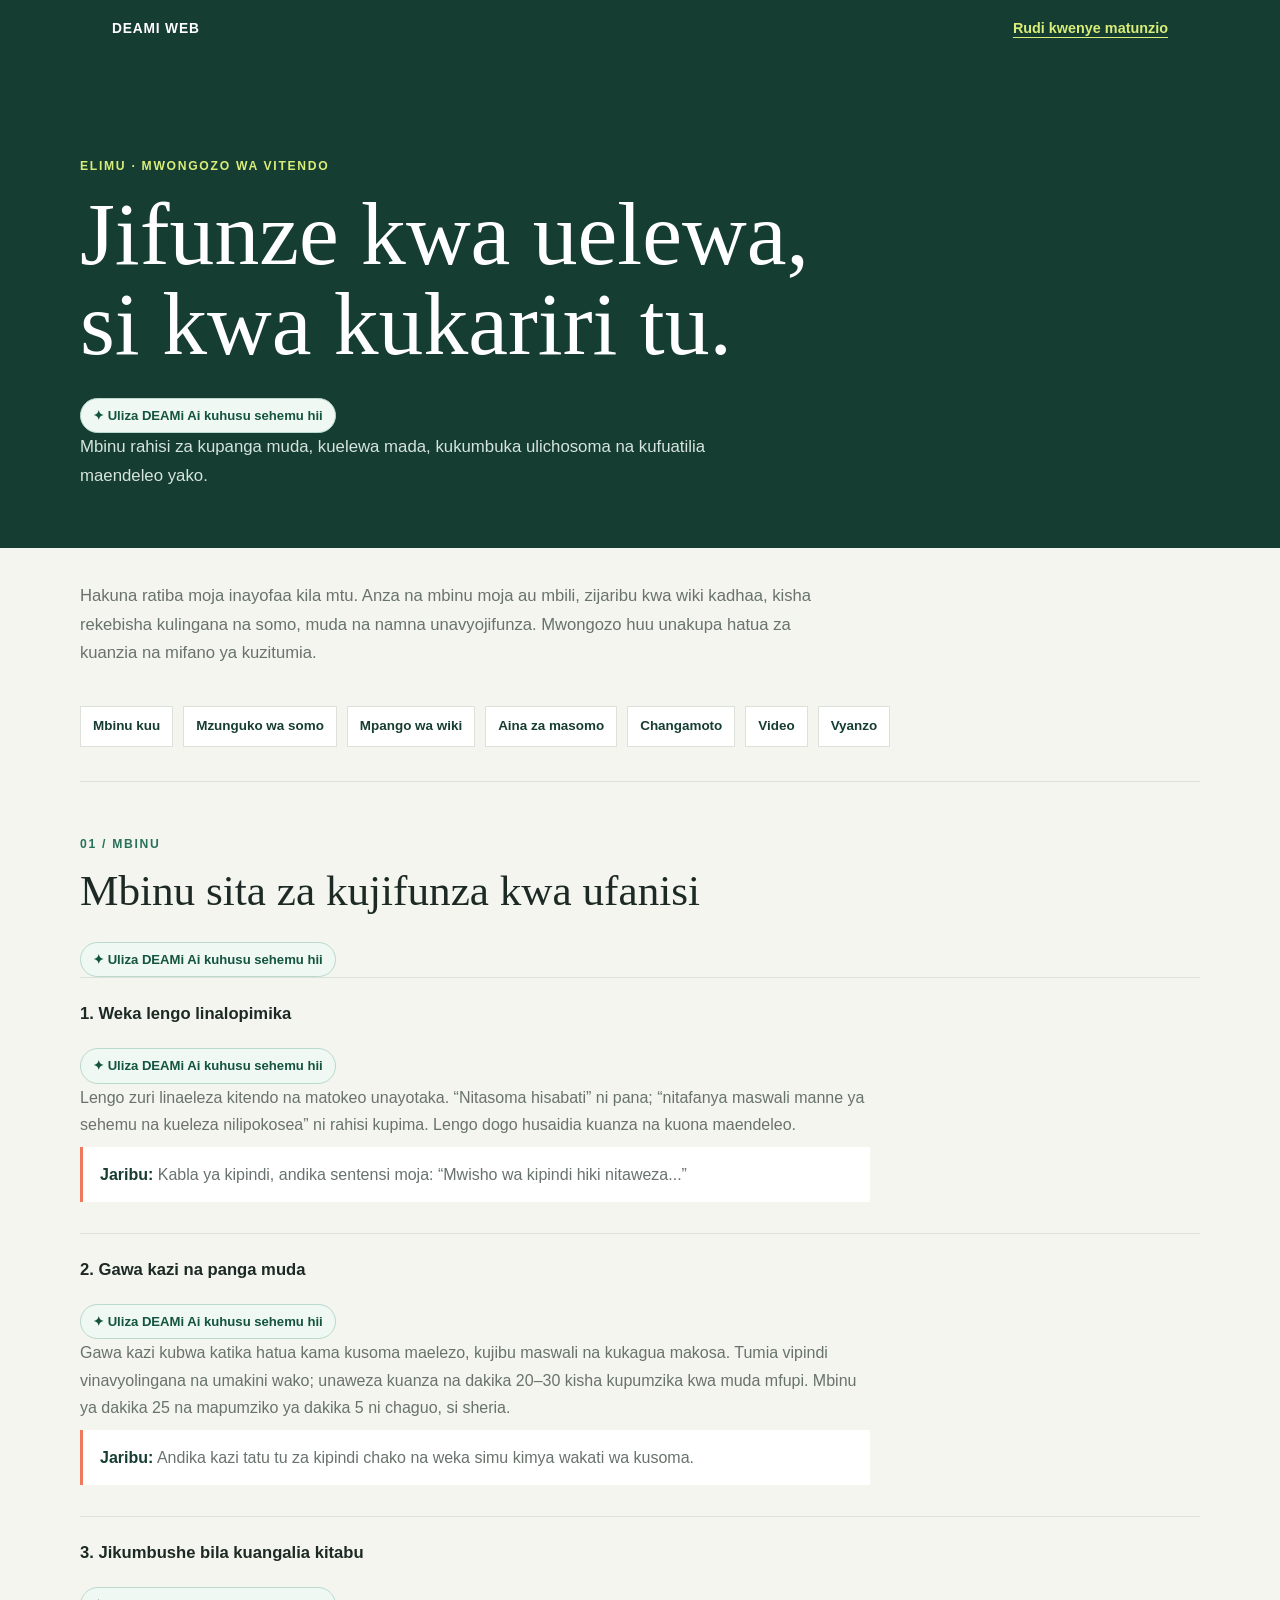
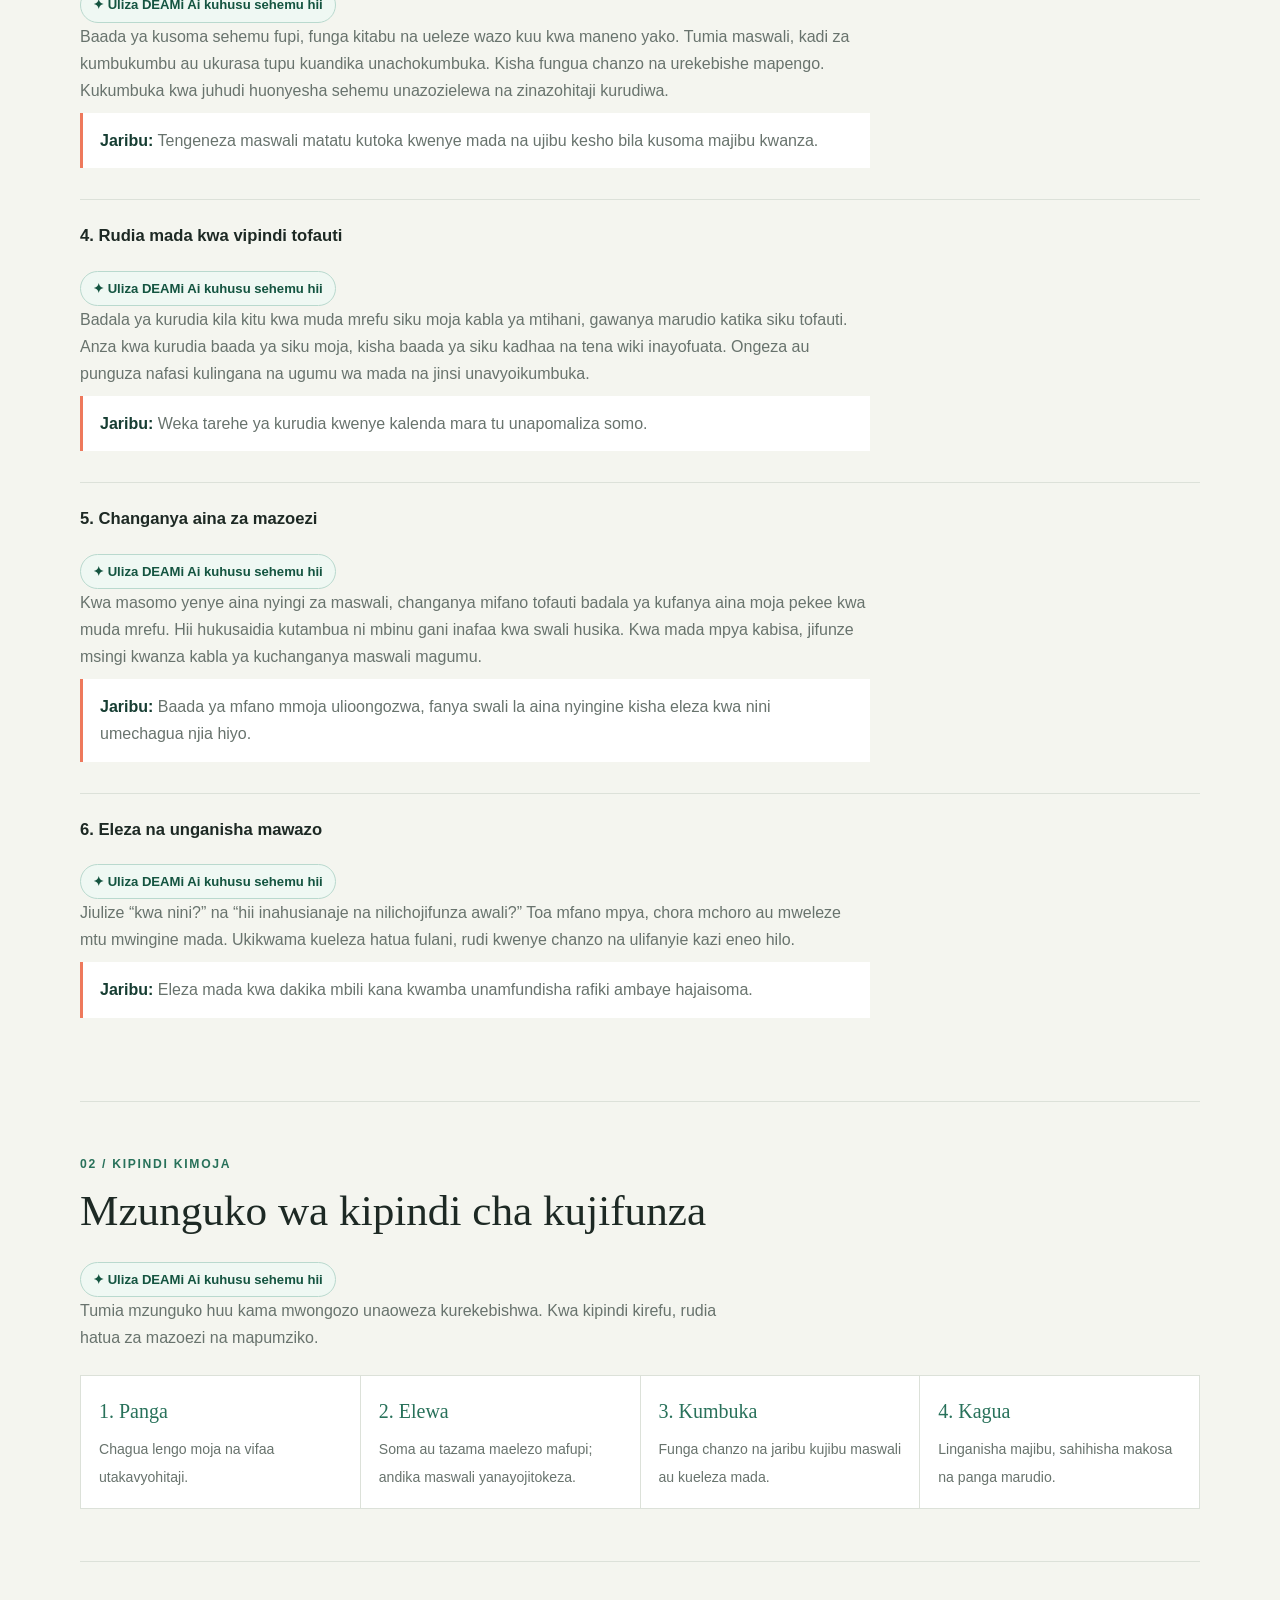
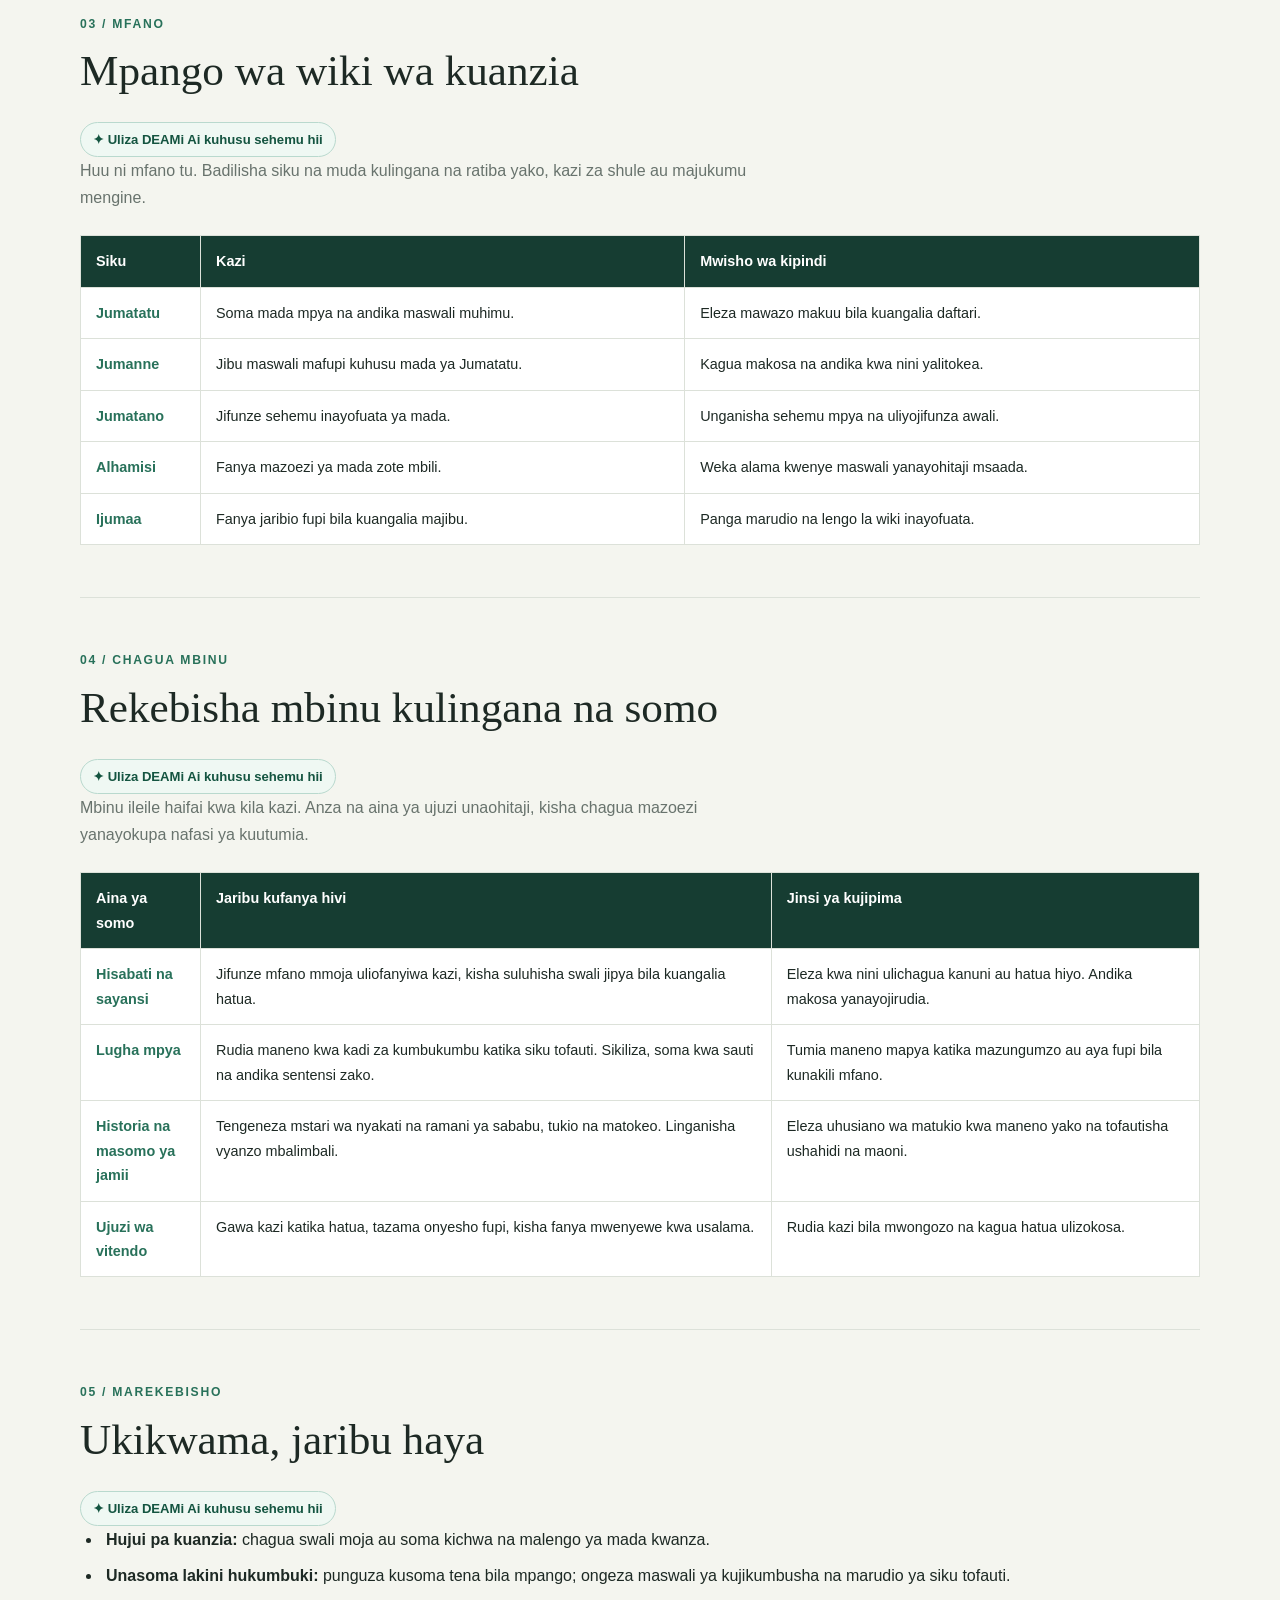
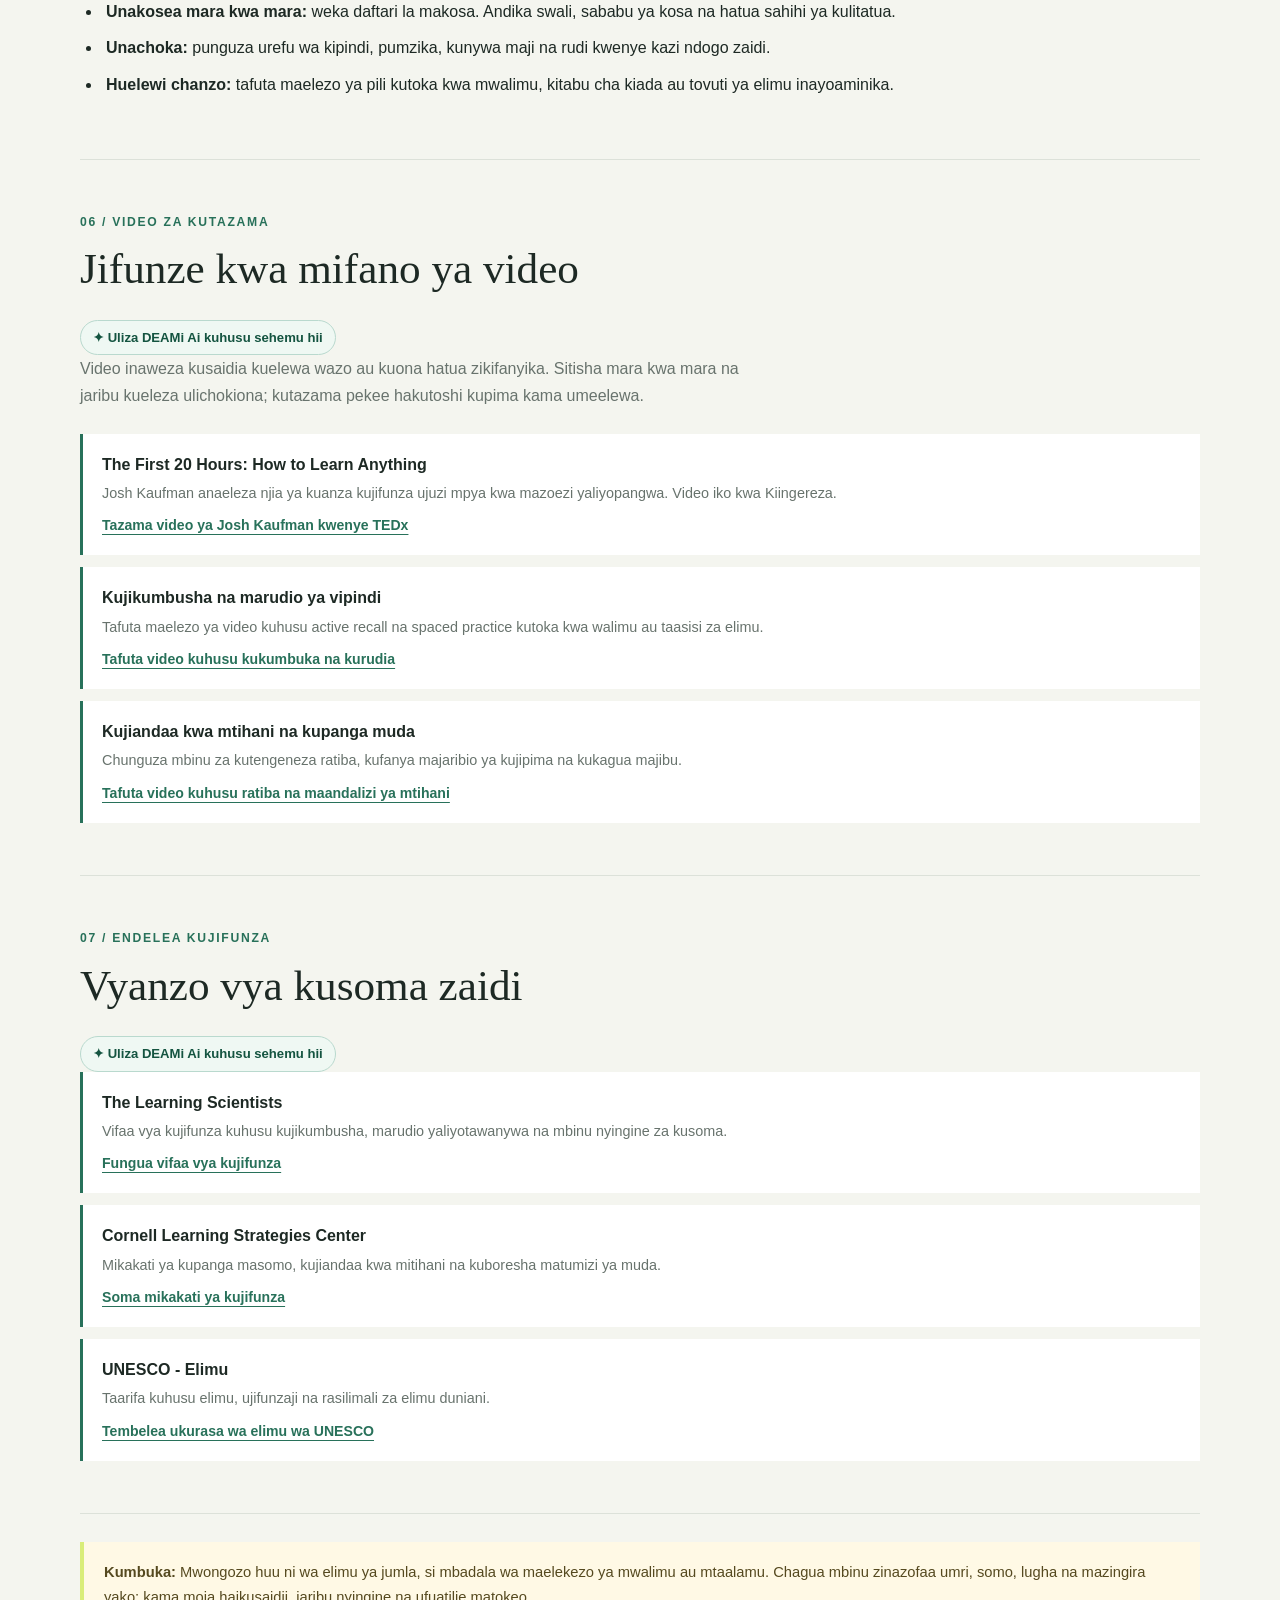
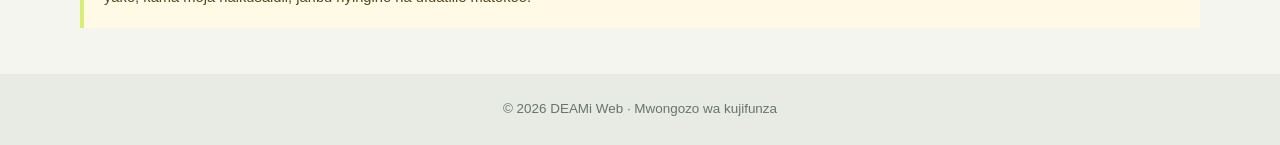
<file: mwongozo_kujifunza.html>
<!DOCTYPE html>
<html lang="sw">
<head>
	<meta charset="UTF-8">
	<meta name="viewport" content="width=device-width, initial-scale=1.0">
	<meta name="description" content="Mwongozo wa Kiswahili wenye mbinu, mifano na mpango wa kujifunza kwa ufanisi.">
	<title>Mwongozo wa Kujifunza | DEAMi Web</title>
	<style>
		:root {
			color-scheme: light;
			--forest: #163d32;
			--green: #28715a;
			--lime: #d9ed79;
			--coral: #ee795c;
			--ink: #1d2924;
			--muted: #68736d;
			--paper: #f4f5ef;
			--line: #dce1d9;
			--white: #fff;
		}

		* { box-sizing: border-box; }
		html { scroll-behavior: smooth; scroll-padding-top: 24px; }
		body { margin: 0; background: var(--paper); color: var(--ink); font-family: "Trebuchet MS", "Segoe UI", sans-serif; line-height: 1.7; }
		a { color: var(--green); text-underline-offset: 4px; }

		.topbar { padding: 16px max(5vw, 20px); background: var(--forest); color: var(--white); }
		.topbar-inner { display: flex; align-items: center; justify-content: space-between; gap: 18px; width: min(1080px, 100%); margin: auto; }
		.brand { color: var(--white); font-size: 0.86rem; font-weight: 800; letter-spacing: 0.06em; text-decoration: none; text-transform: uppercase; }
		.topbar a:last-child { color: var(--lime); font-size: 0.9rem; font-weight: 700; }

		.hero { padding: clamp(55px, 9vw, 100px) max(7vw, 22px) 58px; background: var(--forest); color: var(--white); }
		.hero-inner { width: min(1080px, 100%); margin: auto; }
		.eyebrow { margin: 0 0 12px; color: var(--lime); font-size: 0.76rem; font-weight: 800; letter-spacing: 0.14em; text-transform: uppercase; }
		h1, h2, h3, p { margin-top: 0; }
		h1 { max-width: 760px; margin-bottom: 18px; font-family: Georgia, "Times New Roman", serif; font-size: clamp(2.7rem, 7vw, 5.8rem); font-weight: 500; letter-spacing: 0; line-height: 1; }
		.hero-copy { max-width: 660px; margin-bottom: 0; color: #d5e4dc; font-size: 1.05rem; }

		main { width: min(1080px, 88vw); margin: auto; }
		.intro { max-width: 760px; padding: 34px 0 10px; color: var(--muted); font-size: 1.04rem; }
		.contents { display: flex; flex-wrap: wrap; gap: 10px; padding: 12px 0 34px; border-bottom: 1px solid var(--line); }
		.contents a { padding: 8px 12px; border: 1px solid var(--line); background: var(--white); color: var(--forest); font-size: 0.84rem; font-weight: 700; text-decoration: none; }
		.contents a:hover { border-color: var(--green); background: #e8f2e9; }

		section { padding: 52px 0; border-bottom: 1px solid var(--line); }
		h2 { margin-bottom: 14px; font-family: Georgia, "Times New Roman", serif; font-size: clamp(1.9rem, 4vw, 2.7rem); font-weight: 500; letter-spacing: 0; line-height: 1.15; }
		h3 { margin-bottom: 8px; font-size: 1.04rem; }
		.section-intro { max-width: 720px; margin-bottom: 24px; color: var(--muted); }
		.method { padding: 22px 0; border-top: 1px solid var(--line); }
		.method p { max-width: 790px; margin-bottom: 9px; color: var(--muted); }
		.try { padding: 14px 17px; border-left: 3px solid var(--coral); background: var(--white); color: var(--ink); }
		.try strong { color: var(--forest); }

		.study-cycle { display: grid; grid-template-columns: repeat(4, minmax(0, 1fr)); gap: 1px; border: 1px solid var(--line); background: var(--line); }
		.cycle-step { padding: 18px; background: var(--white); }
		.cycle-step strong { display: block; margin-bottom: 7px; color: var(--green); font-family: Georgia, "Times New Roman", serif; font-size: 1.25rem; font-weight: 500; }
		.cycle-step span { color: var(--muted); font-size: 0.88rem; }

		.plan-wrap { overflow-x: auto; }
		.plan { width: 100%; border-collapse: collapse; background: var(--white); font-size: 0.9rem; }
		.plan th, .plan td { padding: 13px 15px; border: 1px solid var(--line); text-align: left; vertical-align: top; }
		.plan thead th { background: var(--forest); color: var(--white); }
		.plan tbody th { width: 120px; color: var(--green); }

		.checklist { margin: 0; padding-left: 22px; }
		.checklist li { margin: 0 0 9px; padding-left: 4px; }
		.sources { display: grid; gap: 12px; }
		.source { padding: 17px 19px; border-left: 3px solid var(--green); background: var(--white); }
		.source strong { display: block; margin-bottom: 3px; }
		.source p { margin-bottom: 6px; color: var(--muted); font-size: 0.9rem; }
		.source a { font-size: 0.88rem; font-weight: 700; }
		.note { margin: 28px 0 46px; padding: 18px 20px; border-left: 4px solid var(--lime); background: #fff9e5; color: #55491f; font-size: 0.92rem; }
		footer { padding: 24px 5%; background: #e7ebe4; color: var(--muted); font-size: 0.84rem; text-align: center; }
		footer p { margin: 0; }

		@media (max-width: 720px) {
			.study-cycle { grid-template-columns: repeat(2, minmax(0, 1fr)); }
			section { padding: 42px 0; }
		}

		@media (max-width: 480px) {
			main { width: min(100% - 36px, 1080px); }
			.topbar-inner { align-items: flex-start; flex-direction: column; }
			.study-cycle { grid-template-columns: 1fr; }
			.plan { min-width: 560px; }
		}
	</style>
	<link rel="stylesheet" href="deami-layout.css">
</head>
<body>
	<header class="topbar">
		<div class="topbar-inner">
			<a class="brand" href="q.html">DEAMi Web</a>
			<a href="q.html#picha">Rudi kwenye matunzio</a>
		</div>
	</header>

	<header class="hero">
		<div class="hero-inner">
			<p class="eyebrow">Elimu · Mwongozo wa vitendo</p>
			<h1>Jifunze kwa uelewa, si kwa kukariri tu.</h1>
			<p class="hero-copy">Mbinu rahisi za kupanga muda, kuelewa mada, kukumbuka ulichosoma na kufuatilia maendeleo yako.</p>
		</div>
	</header>

	<main>
		<p class="intro">Hakuna ratiba moja inayofaa kila mtu. Anza na mbinu moja au mbili, zijaribu kwa wiki kadhaa, kisha rekebisha kulingana na somo, muda na namna unavyojifunza. Mwongozo huu unakupa hatua za kuanzia na mifano ya kuzitumia.</p>

		<nav class="contents" aria-label="Yaliyomo">
			<a href="#mbinu">Mbinu kuu</a>
			<a href="#mzunguko">Mzunguko wa somo</a>
			<a href="#mpango">Mpango wa wiki</a>
			<a href="#masomo">Aina za masomo</a>
			<a href="#changamoto">Changamoto</a>
			<a href="#video-zaidi">Video</a>
			<a href="#vyanzo">Vyanzo</a>
		</nav>

		<section id="mbinu">
			<p class="eyebrow" style="color: var(--green);">01 / Mbinu</p>
			<h2>Mbinu sita za kujifunza kwa ufanisi</h2>

			<article class="method">
				<h3>1. Weka lengo linalopimika</h3>
				<p>Lengo zuri linaeleza kitendo na matokeo unayotaka. “Nitasoma hisabati” ni pana; “nitafanya maswali manne ya sehemu na kueleza nilipokosea” ni rahisi kupima. Lengo dogo husaidia kuanza na kuona maendeleo.</p>
				<p class="try"><strong>Jaribu:</strong> Kabla ya kipindi, andika sentensi moja: “Mwisho wa kipindi hiki nitaweza...”</p>
			</article>

			<article class="method">
				<h3>2. Gawa kazi na panga muda</h3>
				<p>Gawa kazi kubwa katika hatua kama kusoma maelezo, kujibu maswali na kukagua makosa. Tumia vipindi vinavyolingana na umakini wako; unaweza kuanza na dakika 20–30 kisha kupumzika kwa muda mfupi. Mbinu ya dakika 25 na mapumziko ya dakika 5 ni chaguo, si sheria.</p>
				<p class="try"><strong>Jaribu:</strong> Andika kazi tatu tu za kipindi chako na weka simu kimya wakati wa kusoma.</p>
			</article>

			<article class="method">
				<h3>3. Jikumbushe bila kuangalia kitabu</h3>
				<p>Baada ya kusoma sehemu fupi, funga kitabu na ueleze wazo kuu kwa maneno yako. Tumia maswali, kadi za kumbukumbu au ukurasa tupu kuandika unachokumbuka. Kisha fungua chanzo na urekebishe mapengo. Kukumbuka kwa juhudi huonyesha sehemu unazozielewa na zinazohitaji kurudiwa.</p>
				<p class="try"><strong>Jaribu:</strong> Tengeneza maswali matatu kutoka kwenye mada na ujibu kesho bila kusoma majibu kwanza.</p>
			</article>

			<article class="method">
				<h3>4. Rudia mada kwa vipindi tofauti</h3>
				<p>Badala ya kurudia kila kitu kwa muda mrefu siku moja kabla ya mtihani, gawanya marudio katika siku tofauti. Anza kwa kurudia baada ya siku moja, kisha baada ya siku kadhaa na tena wiki inayofuata. Ongeza au punguza nafasi kulingana na ugumu wa mada na jinsi unavyoikumbuka.</p>
				<p class="try"><strong>Jaribu:</strong> Weka tarehe ya kurudia kwenye kalenda mara tu unapomaliza somo.</p>
			</article>

			<article class="method">
				<h3>5. Changanya aina za mazoezi</h3>
				<p>Kwa masomo yenye aina nyingi za maswali, changanya mifano tofauti badala ya kufanya aina moja pekee kwa muda mrefu. Hii hukusaidia kutambua ni mbinu gani inafaa kwa swali husika. Kwa mada mpya kabisa, jifunze msingi kwanza kabla ya kuchanganya maswali magumu.</p>
				<p class="try"><strong>Jaribu:</strong> Baada ya mfano mmoja ulioongozwa, fanya swali la aina nyingine kisha eleza kwa nini umechagua njia hiyo.</p>
			</article>

			<article class="method">
				<h3>6. Eleza na unganisha mawazo</h3>
				<p>Jiulize “kwa nini?” na “hii inahusianaje na nilichojifunza awali?” Toa mfano mpya, chora mchoro au mweleze mtu mwingine mada. Ukikwama kueleza hatua fulani, rudi kwenye chanzo na ulifanyie kazi eneo hilo.</p>
				<p class="try"><strong>Jaribu:</strong> Eleza mada kwa dakika mbili kana kwamba unamfundisha rafiki ambaye hajaisoma.</p>
			</article>
		</section>

		<section id="mzunguko">
			<p class="eyebrow" style="color: var(--green);">02 / Kipindi kimoja</p>
			<h2>Mzunguko wa kipindi cha kujifunza</h2>
			<p class="section-intro">Tumia mzunguko huu kama mwongozo unaoweza kurekebishwa. Kwa kipindi kirefu, rudia hatua za mazoezi na mapumziko.</p>
			<div class="study-cycle">
				<div class="cycle-step"><strong>1. Panga</strong><span>Chagua lengo moja na vifaa utakavyohitaji.</span></div>
				<div class="cycle-step"><strong>2. Elewa</strong><span>Soma au tazama maelezo mafupi; andika maswali yanayojitokeza.</span></div>
				<div class="cycle-step"><strong>3. Kumbuka</strong><span>Funga chanzo na jaribu kujibu maswali au kueleza mada.</span></div>
				<div class="cycle-step"><strong>4. Kagua</strong><span>Linganisha majibu, sahihisha makosa na panga marudio.</span></div>
			</div>
		</section>

		<section id="mpango">
			<p class="eyebrow" style="color: var(--green);">03 / Mfano</p>
			<h2>Mpango wa wiki wa kuanzia</h2>
			<p class="section-intro">Huu ni mfano tu. Badilisha siku na muda kulingana na ratiba yako, kazi za shule au majukumu mengine.</p>
			<div class="plan-wrap">
				<table class="plan">
					<thead><tr><th scope="col">Siku</th><th scope="col">Kazi</th><th scope="col">Mwisho wa kipindi</th></tr></thead>
					<tbody>
						<tr><th scope="row">Jumatatu</th><td>Soma mada mpya na andika maswali muhimu.</td><td>Eleza mawazo makuu bila kuangalia daftari.</td></tr>
						<tr><th scope="row">Jumanne</th><td>Jibu maswali mafupi kuhusu mada ya Jumatatu.</td><td>Kagua makosa na andika kwa nini yalitokea.</td></tr>
						<tr><th scope="row">Jumatano</th><td>Jifunze sehemu inayofuata ya mada.</td><td>Unganisha sehemu mpya na uliyojifunza awali.</td></tr>
						<tr><th scope="row">Alhamisi</th><td>Fanya mazoezi ya mada zote mbili.</td><td>Weka alama kwenye maswali yanayohitaji msaada.</td></tr>
						<tr><th scope="row">Ijumaa</th><td>Fanya jaribio fupi bila kuangalia majibu.</td><td>Panga marudio na lengo la wiki inayofuata.</td></tr>
					</tbody>
				</table>
			</div>
		</section>

		<section id="masomo">
			<p class="eyebrow" style="color: var(--green);">04 / Chagua mbinu</p>
			<h2>Rekebisha mbinu kulingana na somo</h2>
			<p class="section-intro">Mbinu ileile haifai kwa kila kazi. Anza na aina ya ujuzi unaohitaji, kisha chagua mazoezi yanayokupa nafasi ya kuutumia.</p>
			<div class="plan-wrap">
				<table class="plan">
					<thead><tr><th scope="col">Aina ya somo</th><th scope="col">Jaribu kufanya hivi</th><th scope="col">Jinsi ya kujipima</th></tr></thead>
					<tbody>
						<tr><th scope="row">Hisabati na sayansi</th><td>Jifunze mfano mmoja uliofanyiwa kazi, kisha suluhisha swali jipya bila kuangalia hatua.</td><td>Eleza kwa nini ulichagua kanuni au hatua hiyo. Andika makosa yanayojirudia.</td></tr>
						<tr><th scope="row">Lugha mpya</th><td>Rudia maneno kwa kadi za kumbukumbu katika siku tofauti. Sikiliza, soma kwa sauti na andika sentensi zako.</td><td>Tumia maneno mapya katika mazungumzo au aya fupi bila kunakili mfano.</td></tr>
						<tr><th scope="row">Historia na masomo ya jamii</th><td>Tengeneza mstari wa nyakati na ramani ya sababu, tukio na matokeo. Linganisha vyanzo mbalimbali.</td><td>Eleza uhusiano wa matukio kwa maneno yako na tofautisha ushahidi na maoni.</td></tr>
						<tr><th scope="row">Ujuzi wa vitendo</th><td>Gawa kazi katika hatua, tazama onyesho fupi, kisha fanya mwenyewe kwa usalama.</td><td>Rudia kazi bila mwongozo na kagua hatua ulizokosa.</td></tr>
					</tbody>
				</table>
			</div>
		</section>

		<section id="changamoto">
			<p class="eyebrow" style="color: var(--green);">05 / Marekebisho</p>
			<h2>Ukikwama, jaribu haya</h2>
			<ul class="checklist">
				<li><strong>Hujui pa kuanzia:</strong> chagua swali moja au soma kichwa na malengo ya mada kwanza.</li>
				<li><strong>Unasoma lakini hukumbuki:</strong> punguza kusoma tena bila mpango; ongeza maswali ya kujikumbusha na marudio ya siku tofauti.</li>
				<li><strong>Unakosea mara kwa mara:</strong> weka daftari la makosa. Andika swali, sababu ya kosa na hatua sahihi ya kulitatua.</li>
				<li><strong>Unachoka:</strong> punguza urefu wa kipindi, pumzika, kunywa maji na rudi kwenye kazi ndogo zaidi.</li>
				<li><strong>Huelewi chanzo:</strong> tafuta maelezo ya pili kutoka kwa mwalimu, kitabu cha kiada au tovuti ya elimu inayoaminika.</li>
			</ul>
		</section>

		<section id="video-zaidi">
			<p class="eyebrow" style="color: var(--green);">06 / Video za kutazama</p>
			<h2>Jifunze kwa mifano ya video</h2>
			<p class="section-intro">Video inaweza kusaidia kuelewa wazo au kuona hatua zikifanyika. Sitisha mara kwa mara na jaribu kueleza ulichokiona; kutazama pekee hakutoshi kupima kama umeelewa.</p>
			<div class="sources">
				<article class="source">
					<strong>The First 20 Hours: How to Learn Anything</strong>
					<p>Josh Kaufman anaeleza njia ya kuanza kujifunza ujuzi mpya kwa mazoezi yaliyopangwa. Video iko kwa Kiingereza.</p>
					<a href="https://www.youtube.com/watch?v=5MgBikgcWnY" target="_blank" rel="noopener noreferrer">Tazama video ya Josh Kaufman kwenye TEDx</a>
				</article>
				<article class="source">
					<strong>Kujikumbusha na marudio ya vipindi</strong>
					<p>Tafuta maelezo ya video kuhusu active recall na spaced practice kutoka kwa walimu au taasisi za elimu.</p>
					<a href="https://www.youtube.com/results?search_query=The+Learning+Scientists+retrieval+practice+spaced+practice" target="_blank" rel="noopener noreferrer">Tafuta video kuhusu kukumbuka na kurudia</a>
				</article>
				<article class="source">
					<strong>Kujiandaa kwa mtihani na kupanga muda</strong>
					<p>Chunguza mbinu za kutengeneza ratiba, kufanya majaribio ya kujipima na kukagua majibu.</p>
					<a href="https://www.youtube.com/results?search_query=study+schedule+practice+tests+exam+preparation" target="_blank" rel="noopener noreferrer">Tafuta video kuhusu ratiba na maandalizi ya mtihani</a>
				</article>
			</div>
		</section>

		<section id="vyanzo">
			<p class="eyebrow" style="color: var(--green);">07 / Endelea kujifunza</p>
			<h2>Vyanzo vya kusoma zaidi</h2>
			<div class="sources">
				<article class="source">
					<strong>The Learning Scientists</strong>
					<p>Vifaa vya kujifunza kuhusu kujikumbusha, marudio yaliyotawanywa na mbinu nyingine za kusoma.</p>
					<a href="https://www.learningscientists.org/downloadable-materials" target="_blank" rel="noopener noreferrer">Fungua vifaa vya kujifunza</a>
				</article>
				<article class="source">
					<strong>Cornell Learning Strategies Center</strong>
					<p>Mikakati ya kupanga masomo, kujiandaa kwa mitihani na kuboresha matumizi ya muda.</p>
					<a href="https://lsc.cornell.edu/how-to-study/" target="_blank" rel="noopener noreferrer">Soma mikakati ya kujifunza</a>
				</article>
				<article class="source">
					<strong>UNESCO - Elimu</strong>
					<p>Taarifa kuhusu elimu, ujifunzaji na rasilimali za elimu duniani.</p>
					<a href="https://www.unesco.org/en/education" target="_blank" rel="noopener noreferrer">Tembelea ukurasa wa elimu wa UNESCO</a>
				</article>
			</div>
		</section>

		<div class="note"><strong>Kumbuka:</strong> Mwongozo huu ni wa elimu ya jumla, si mbadala wa maelekezo ya mwalimu au mtaalamu. Chagua mbinu zinazofaa umri, somo, lugha na mazingira yako; kama moja haikusaidii, jaribu nyingine na ufuatilie matokeo.</div>
	</main>

	<footer><p>&copy; 2026 DEAMi Web · Mwongozo wa kujifunza</p></footer>
    <script src="deami-context.js" defer></script>
</body>
</html>
</file>
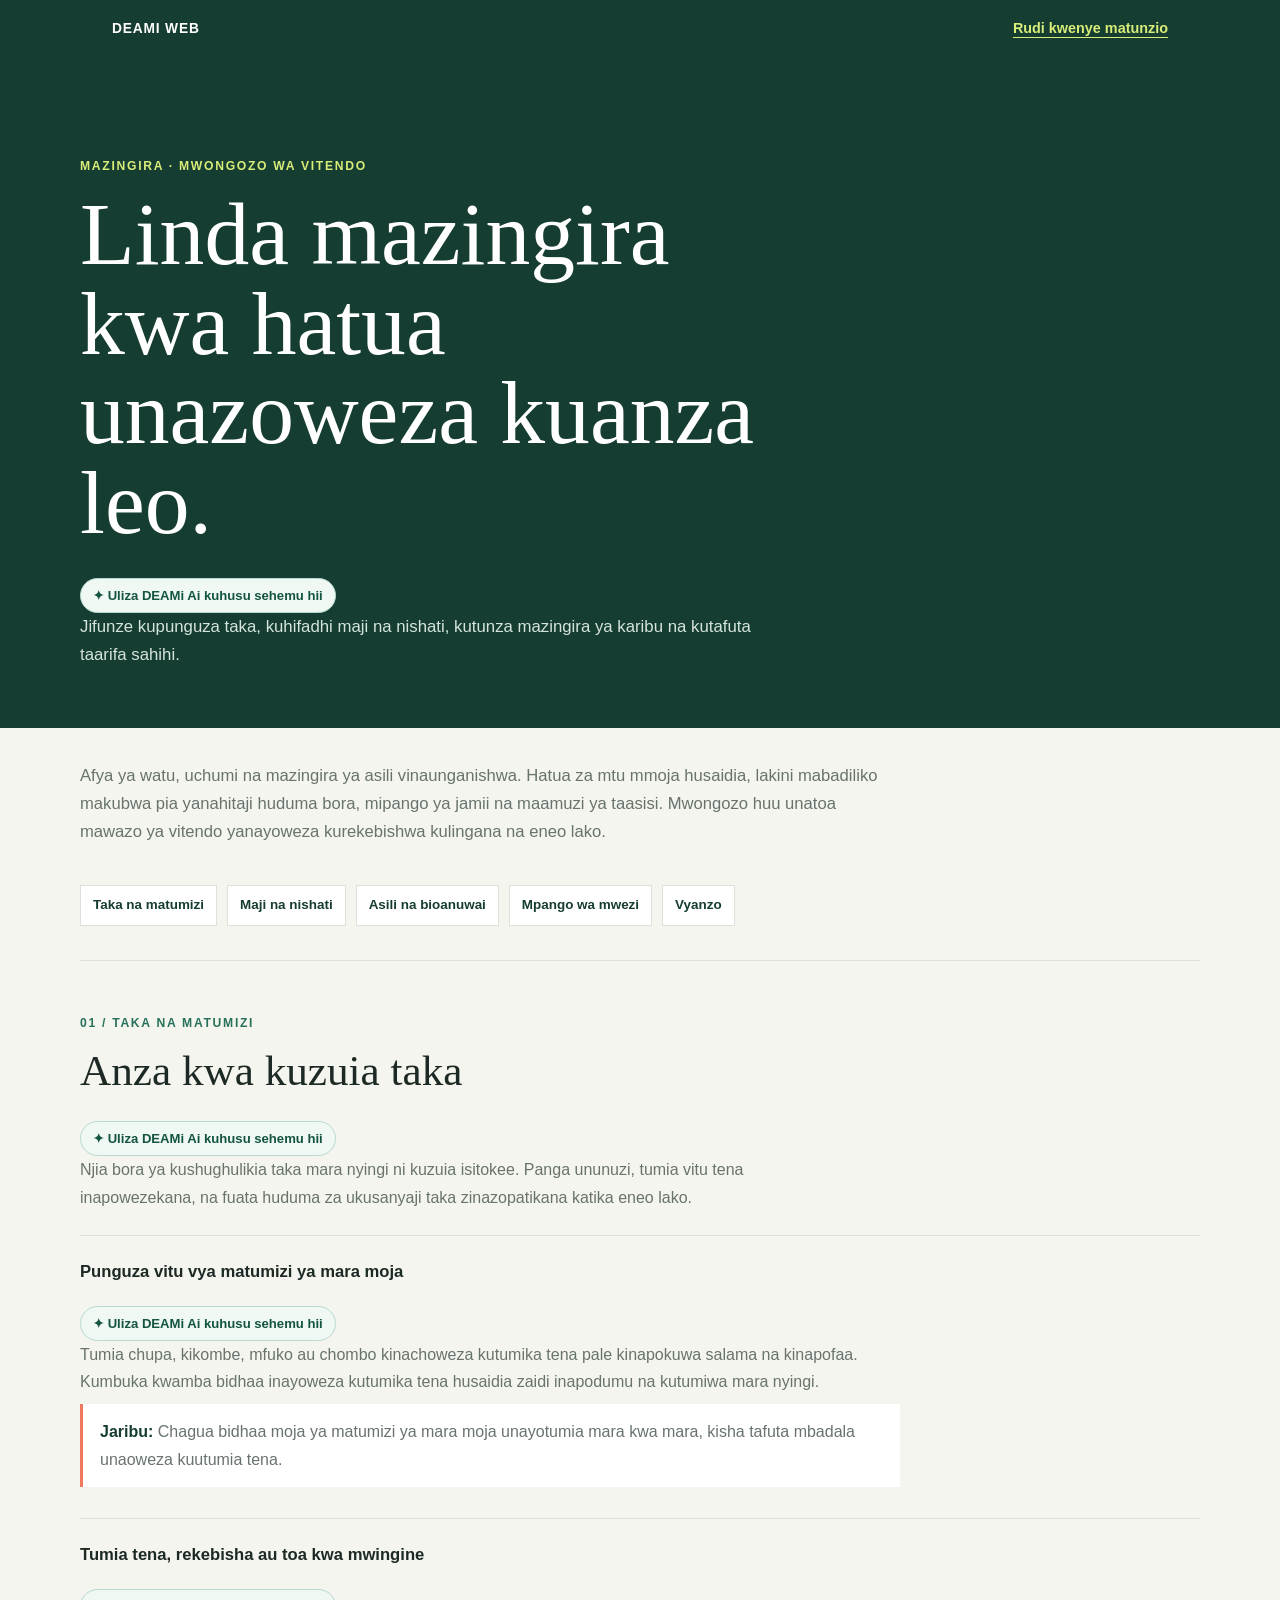
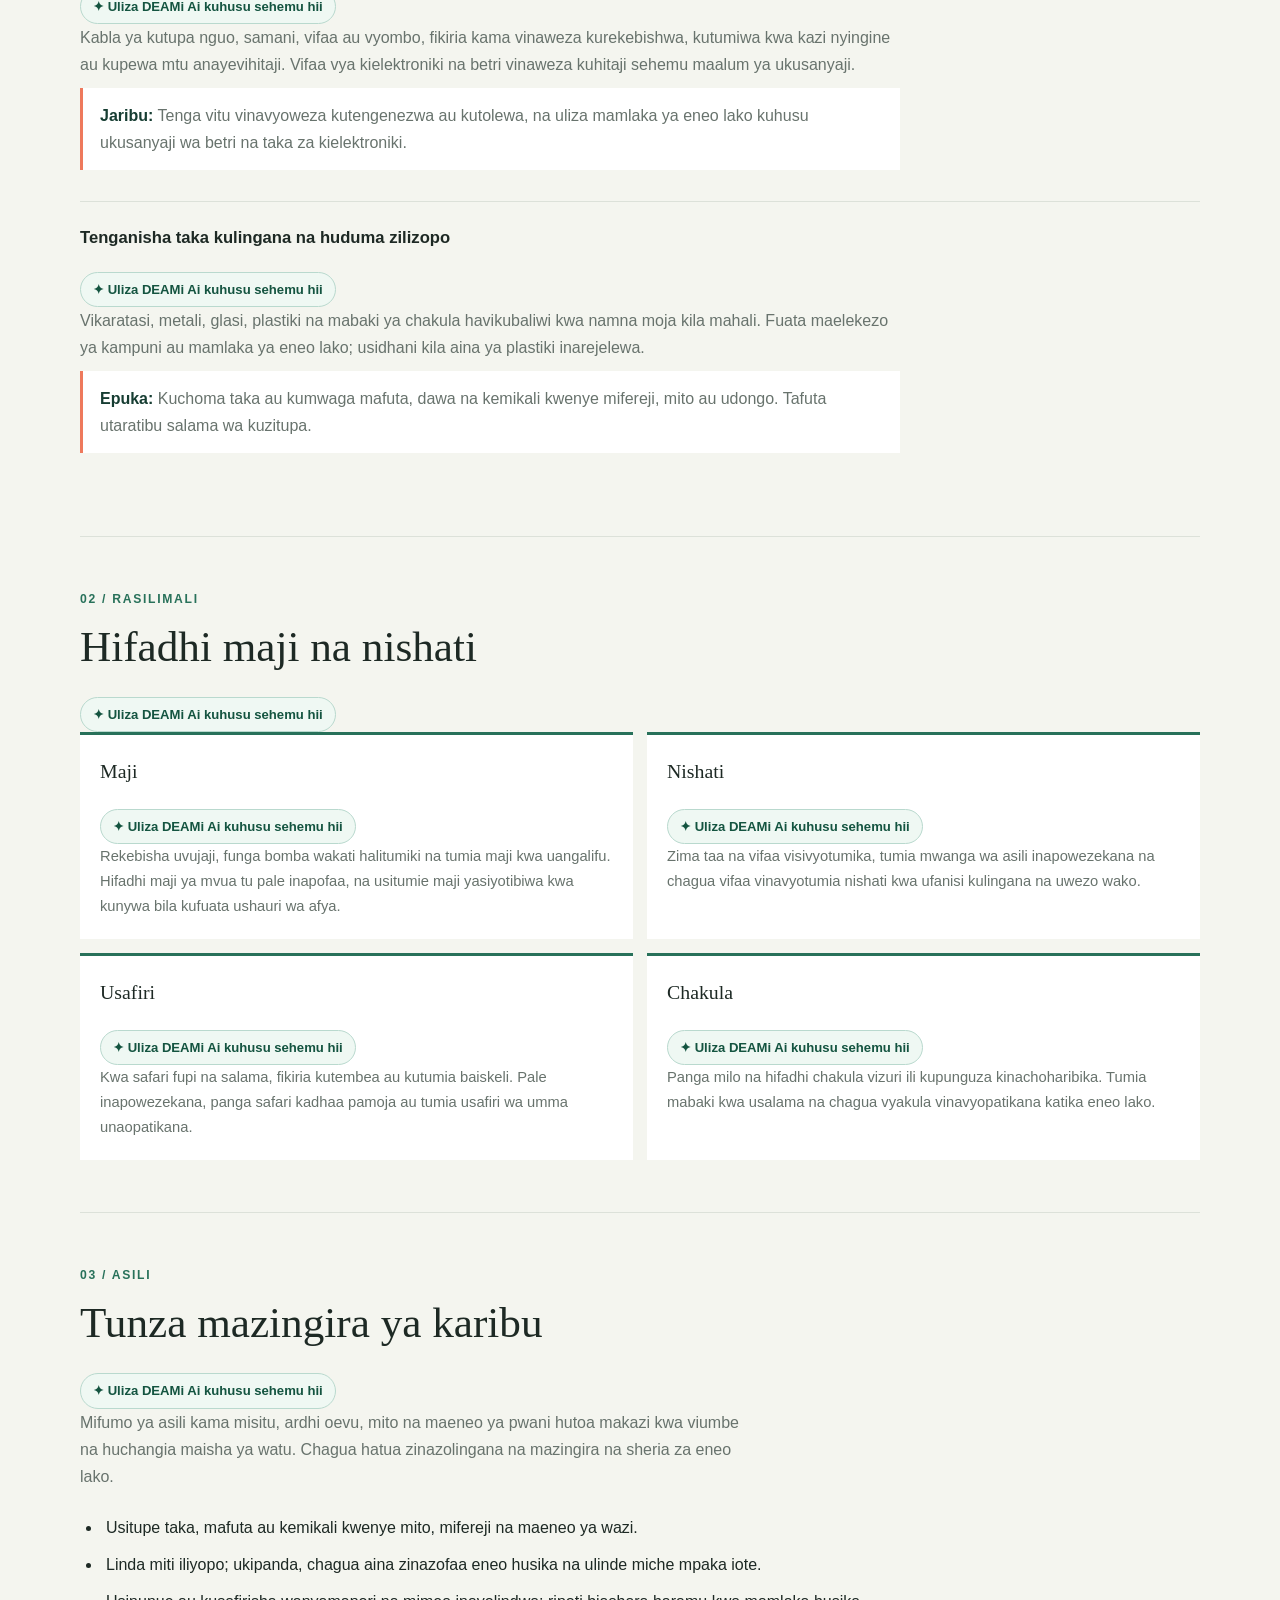
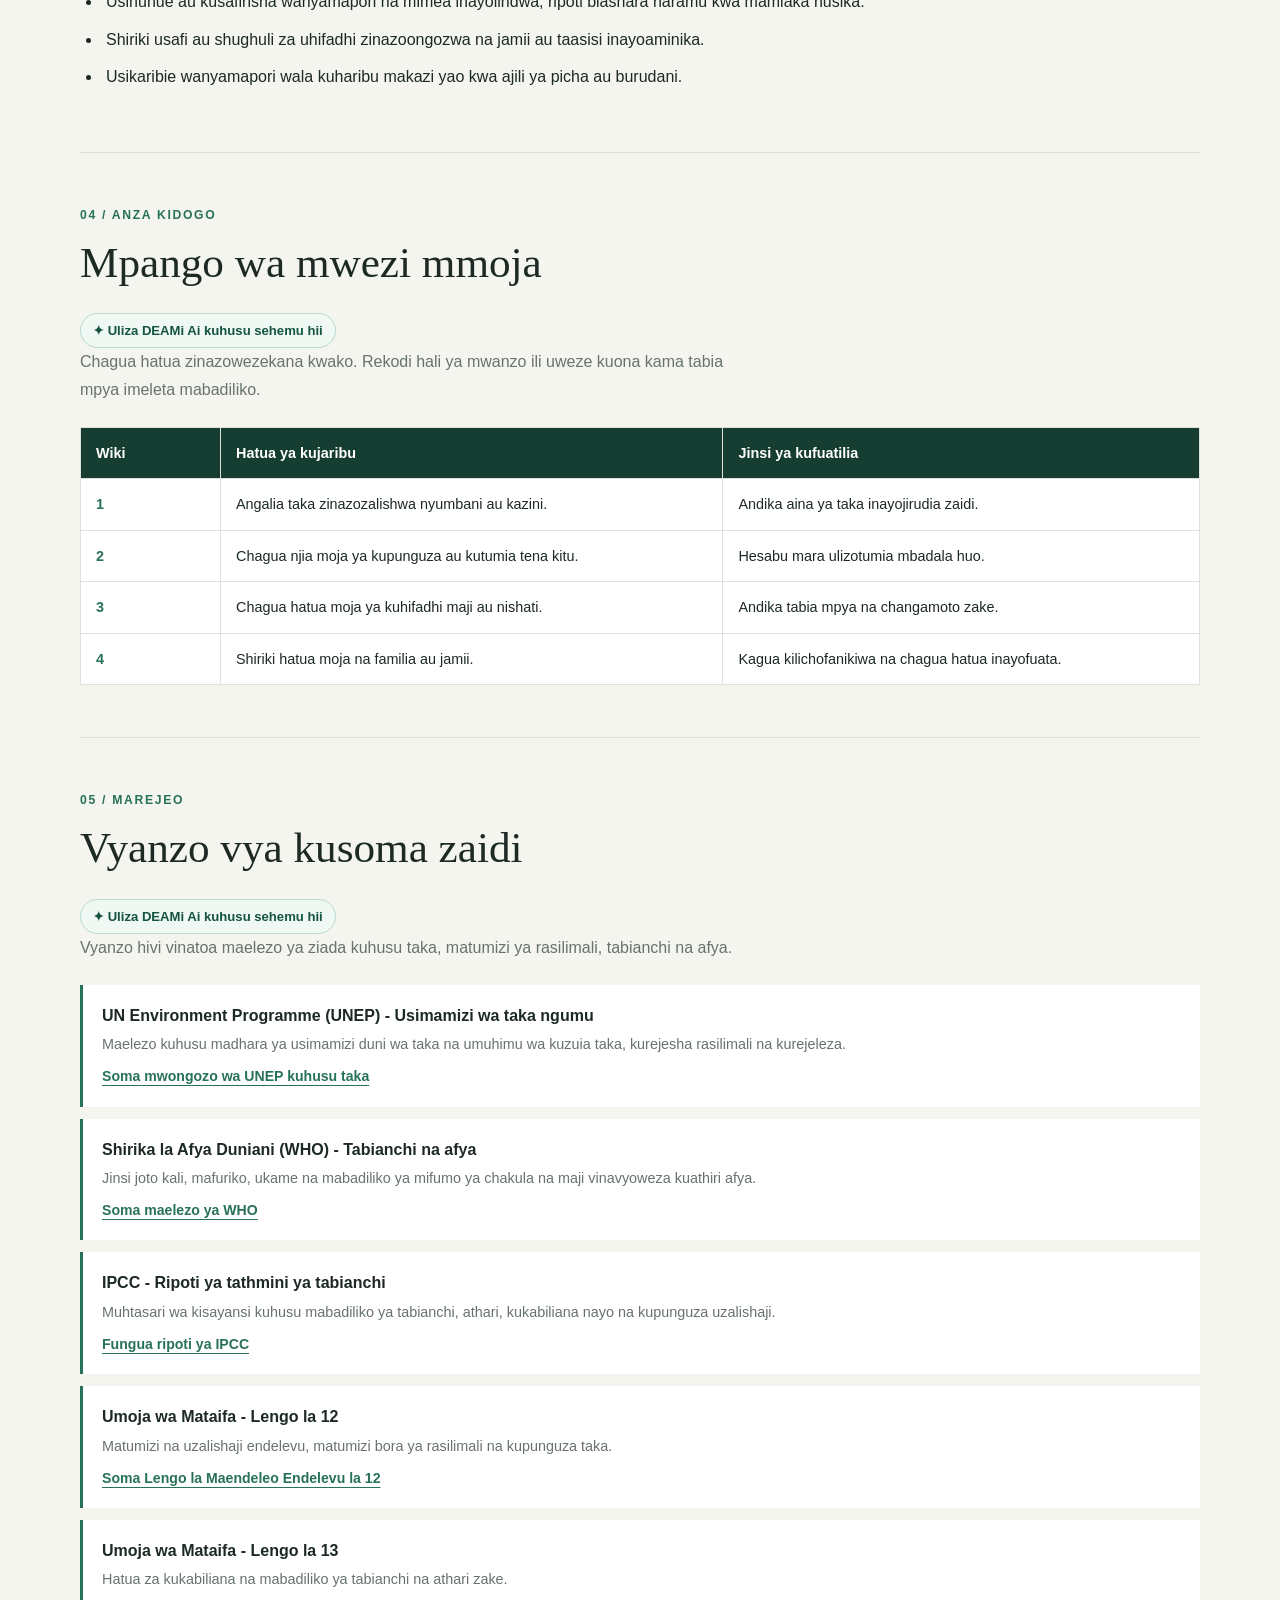
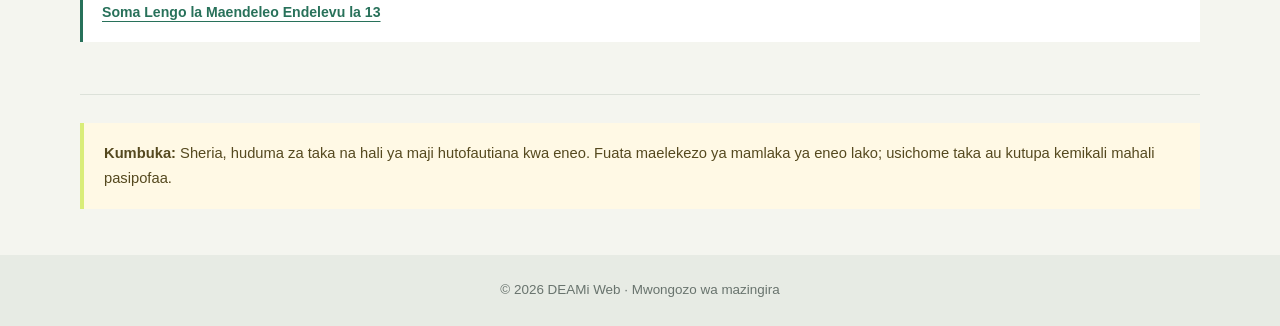
<file: mwongozo_mazingira.html>
<!DOCTYPE html>
<html lang="sw">
<head>
	<meta charset="UTF-8">
	<meta name="viewport" content="width=device-width, initial-scale=1.0">
	<meta name="description" content="Mwongozo wa vitendo wa kutunza mazingira, kupunguza taka, kuhifadhi maji na nishati, na kujifunza kutoka vyanzo rasmi.">
	<title>Mwongozo wa Mazingira | DEAMi Web</title>
	<style>
		:root {
			color-scheme: light;
			--forest: #163d32;
			--green: #28715a;
			--lime: #d9ed79;
			--coral: #ee795c;
			--ink: #1d2924;
			--muted: #68736d;
			--paper: #f4f5ef;
			--line: #dce1d9;
			--white: #fff;
		}

		* { box-sizing: border-box; }
		html { scroll-behavior: smooth; scroll-padding-top: 24px; }
		body { margin: 0; background: var(--paper); color: var(--ink); font-family: "Trebuchet MS", "Segoe UI", sans-serif; line-height: 1.7; }
		a { color: var(--green); text-underline-offset: 4px; }

		.topbar { padding: 16px max(5vw, 20px); background: var(--forest); color: var(--white); }
		.topbar-inner { display: flex; align-items: center; justify-content: space-between; gap: 18px; width: min(1080px, 100%); margin: auto; }
		.brand { color: var(--white); font-size: 0.86rem; font-weight: 800; letter-spacing: 0.06em; text-decoration: none; text-transform: uppercase; }
		.topbar a:last-child { color: var(--lime); font-size: 0.9rem; font-weight: 700; }

		.hero { padding: clamp(55px, 9vw, 100px) max(7vw, 22px) 58px; background: var(--forest); color: var(--white); }
		.hero-inner { width: min(1080px, 100%); margin: auto; }
		.eyebrow { margin: 0 0 12px; color: var(--lime); font-size: 0.76rem; font-weight: 800; letter-spacing: 0.14em; text-transform: uppercase; }
		h1, h2, h3, p { margin-top: 0; }
		h1 { max-width: 760px; margin-bottom: 18px; font-family: Georgia, "Times New Roman", serif; font-size: clamp(2.7rem, 7vw, 5.8rem); font-weight: 500; letter-spacing: 0; line-height: 1; }
		.hero-copy { max-width: 680px; margin-bottom: 0; color: #d5e4dc; font-size: 1.05rem; }

		main { width: min(1080px, 88vw); margin: auto; }
		.intro { max-width: 820px; padding: 34px 0 10px; color: var(--muted); font-size: 1.04rem; }
		.contents { display: flex; flex-wrap: wrap; gap: 10px; padding: 12px 0 34px; border-bottom: 1px solid var(--line); }
		.contents a { padding: 8px 12px; border: 1px solid var(--line); background: var(--white); color: var(--forest); font-size: 0.84rem; font-weight: 700; text-decoration: none; }
		.contents a:hover { border-color: var(--green); background: #e8f2e9; }

		section { padding: 52px 0; border-bottom: 1px solid var(--line); }
		h2 { margin-bottom: 14px; font-family: Georgia, "Times New Roman", serif; font-size: clamp(1.9rem, 4vw, 2.7rem); font-weight: 500; letter-spacing: 0; line-height: 1.15; }
		h3 { margin-bottom: 8px; font-size: 1.04rem; }
		.section-intro { max-width: 800px; margin-bottom: 24px; color: var(--muted); }
		.method { padding: 22px 0; border-top: 1px solid var(--line); }
		.method p { max-width: 820px; margin-bottom: 9px; color: var(--muted); }
		.try { padding: 14px 17px; border-left: 3px solid var(--coral); background: var(--white); color: var(--ink); }
		.try strong { color: var(--forest); }

		.priority-list { display: grid; grid-template-columns: repeat(2, minmax(0, 1fr)); gap: 14px; }
		.priority { padding: 20px; border-top: 3px solid var(--green); background: var(--white); }
		.priority h3 { font-family: Georgia, "Times New Roman", serif; font-size: 1.24rem; font-weight: 500; }
		.priority p { margin-bottom: 0; color: var(--muted); font-size: 0.92rem; }

		.plan-wrap { overflow-x: auto; }
		.plan { width: 100%; border-collapse: collapse; background: var(--white); font-size: 0.9rem; }
		.plan th, .plan td { padding: 13px 15px; border: 1px solid var(--line); text-align: left; vertical-align: top; }
		.plan thead th { background: var(--forest); color: var(--white); }
		.plan tbody th { width: 140px; color: var(--green); }

		.checklist { margin: 0; padding-left: 22px; }
		.checklist li { margin: 0 0 10px; padding-left: 4px; }
		.sources { display: grid; gap: 12px; }
		.source { padding: 17px 19px; border-left: 3px solid var(--green); background: var(--white); }
		.source strong { display: block; margin-bottom: 3px; }
		.source p { margin-bottom: 6px; color: var(--muted); font-size: 0.9rem; }
		.source a { font-size: 0.88rem; font-weight: 700; overflow-wrap: anywhere; }
		.note { margin: 28px 0 46px; padding: 18px 20px; border-left: 4px solid var(--lime); background: #fff9e5; color: #55491f; font-size: 0.92rem; }
		footer { padding: 24px 5%; background: #e7ebe4; color: var(--muted); font-size: 0.84rem; text-align: center; }
		footer p { margin: 0; }

		@media (max-width: 720px) {
			.priority-list { grid-template-columns: 1fr; }
			section { padding: 42px 0; }
		}

		@media (max-width: 480px) {
			main { width: min(100% - 36px, 1080px); }
			.topbar-inner { align-items: flex-start; flex-direction: column; }
			.plan { min-width: 560px; }
		}
	</style>
	<link rel="stylesheet" href="deami-layout.css">
</head>
<body>
	<header class="topbar">
		<div class="topbar-inner">
			<a class="brand" href="q.html">DEAMi Web</a>
			<a href="q.html#picha">Rudi kwenye matunzio</a>
		</div>
	</header>

	<header class="hero">
		<div class="hero-inner">
			<p class="eyebrow">Mazingira · Mwongozo wa vitendo</p>
			<h1>Linda mazingira kwa hatua unazoweza kuanza leo.</h1>
			<p class="hero-copy">Jifunze kupunguza taka, kuhifadhi maji na nishati, kutunza mazingira ya karibu na kutafuta taarifa sahihi.</p>
		</div>
	</header>

	<main>
		<p class="intro">Afya ya watu, uchumi na mazingira ya asili vinaunganishwa. Hatua za mtu mmoja husaidia, lakini mabadiliko makubwa pia yanahitaji huduma bora, mipango ya jamii na maamuzi ya taasisi. Mwongozo huu unatoa mawazo ya vitendo yanayoweza kurekebishwa kulingana na eneo lako.</p>

		<nav class="contents" aria-label="Yaliyomo">
			<a href="#taka">Taka na matumizi</a>
			<a href="#maji">Maji na nishati</a>
			<a href="#bioanuwai">Asili na bioanuwai</a>
			<a href="#mpango">Mpango wa mwezi</a>
			<a href="#vyanzo">Vyanzo</a>
		</nav>

		<section id="taka">
			<p class="eyebrow" style="color: var(--green);">01 / Taka na matumizi</p>
			<h2>Anza kwa kuzuia taka</h2>
			<p class="section-intro">Njia bora ya kushughulikia taka mara nyingi ni kuzuia isitokee. Panga ununuzi, tumia vitu tena inapowezekana, na fuata huduma za ukusanyaji taka zinazopatikana katika eneo lako.</p>

			<article class="method">
				<h3>Punguza vitu vya matumizi ya mara moja</h3>
				<p>Tumia chupa, kikombe, mfuko au chombo kinachoweza kutumika tena pale kinapokuwa salama na kinapofaa. Kumbuka kwamba bidhaa inayoweza kutumika tena husaidia zaidi inapodumu na kutumiwa mara nyingi.</p>
				<p class="try"><strong>Jaribu:</strong> Chagua bidhaa moja ya matumizi ya mara moja unayotumia mara kwa mara, kisha tafuta mbadala unaoweza kuutumia tena.</p>
			</article>

			<article class="method">
				<h3>Tumia tena, rekebisha au toa kwa mwingine</h3>
				<p>Kabla ya kutupa nguo, samani, vifaa au vyombo, fikiria kama vinaweza kurekebishwa, kutumiwa kwa kazi nyingine au kupewa mtu anayevihitaji. Vifaa vya kielektroniki na betri vinaweza kuhitaji sehemu maalum ya ukusanyaji.</p>
				<p class="try"><strong>Jaribu:</strong> Tenga vitu vinavyoweza kutengenezwa au kutolewa, na uliza mamlaka ya eneo lako kuhusu ukusanyaji wa betri na taka za kielektroniki.</p>
			</article>

			<article class="method">
				<h3>Tenganisha taka kulingana na huduma zilizopo</h3>
				<p>Vikaratasi, metali, glasi, plastiki na mabaki ya chakula havikubaliwi kwa namna moja kila mahali. Fuata maelekezo ya kampuni au mamlaka ya eneo lako; usidhani kila aina ya plastiki inarejelewa.</p>
				<p class="try"><strong>Epuka:</strong> Kuchoma taka au kumwaga mafuta, dawa na kemikali kwenye mifereji, mito au udongo. Tafuta utaratibu salama wa kuzitupa.</p>
			</article>
		</section>

		<section id="maji">
			<p class="eyebrow" style="color: var(--green);">02 / Rasilimali</p>
			<h2>Hifadhi maji na nishati</h2>
			<div class="priority-list">
				<article class="priority">
					<h3>Maji</h3>
					<p>Rekebisha uvujaji, funga bomba wakati halitumiki na tumia maji kwa uangalifu. Hifadhi maji ya mvua tu pale inapofaa, na usitumie maji yasiyotibiwa kwa kunywa bila kufuata ushauri wa afya.</p>
				</article>
				<article class="priority">
					<h3>Nishati</h3>
					<p>Zima taa na vifaa visivyotumika, tumia mwanga wa asili inapowezekana na chagua vifaa vinavyotumia nishati kwa ufanisi kulingana na uwezo wako.</p>
				</article>
				<article class="priority">
					<h3>Usafiri</h3>
					<p>Kwa safari fupi na salama, fikiria kutembea au kutumia baiskeli. Pale inapowezekana, panga safari kadhaa pamoja au tumia usafiri wa umma unaopatikana.</p>
				</article>
				<article class="priority">
					<h3>Chakula</h3>
					<p>Panga milo na hifadhi chakula vizuri ili kupunguza kinachoharibika. Tumia mabaki kwa usalama na chagua vyakula vinavyopatikana katika eneo lako.</p>
				</article>
			</div>
		</section>

		<section id="bioanuwai">
			<p class="eyebrow" style="color: var(--green);">03 / Asili</p>
			<h2>Tunza mazingira ya karibu</h2>
			<p class="section-intro">Mifumo ya asili kama misitu, ardhi oevu, mito na maeneo ya pwani hutoa makazi kwa viumbe na huchangia maisha ya watu. Chagua hatua zinazolingana na mazingira na sheria za eneo lako.</p>
			<ul class="checklist">
				<li>Usitupe taka, mafuta au kemikali kwenye mito, mifereji na maeneo ya wazi.</li>
				<li>Linda miti iliyopo; ukipanda, chagua aina zinazofaa eneo husika na ulinde miche mpaka iote.</li>
				<li>Usinunue au kusafirisha wanyamapori na mimea inayolindwa; ripoti biashara haramu kwa mamlaka husika.</li>
				<li>Shiriki usafi au shughuli za uhifadhi zinazoongozwa na jamii au taasisi inayoaminika.</li>
				<li>Usikaribie wanyamapori wala kuharibu makazi yao kwa ajili ya picha au burudani.</li>
			</ul>
		</section>

		<section id="mpango">
			<p class="eyebrow" style="color: var(--green);">04 / Anza kidogo</p>
			<h2>Mpango wa mwezi mmoja</h2>
			<p class="section-intro">Chagua hatua zinazowezekana kwako. Rekodi hali ya mwanzo ili uweze kuona kama tabia mpya imeleta mabadiliko.</p>
			<div class="plan-wrap">
				<table class="plan">
					<thead><tr><th scope="col">Wiki</th><th scope="col">Hatua ya kujaribu</th><th scope="col">Jinsi ya kufuatilia</th></tr></thead>
					<tbody>
						<tr><th scope="row">1</th><td>Angalia taka zinazozalishwa nyumbani au kazini.</td><td>Andika aina ya taka inayojirudia zaidi.</td></tr>
						<tr><th scope="row">2</th><td>Chagua njia moja ya kupunguza au kutumia tena kitu.</td><td>Hesabu mara ulizotumia mbadala huo.</td></tr>
						<tr><th scope="row">3</th><td>Chagua hatua moja ya kuhifadhi maji au nishati.</td><td>Andika tabia mpya na changamoto zake.</td></tr>
						<tr><th scope="row">4</th><td>Shiriki hatua moja na familia au jamii.</td><td>Kagua kilichofanikiwa na chagua hatua inayofuata.</td></tr>
					</tbody>
				</table>
			</div>
		</section>

		<section id="vyanzo">
			<p class="eyebrow" style="color: var(--green);">05 / Marejeo</p>
			<h2>Vyanzo vya kusoma zaidi</h2>
			<p class="section-intro">Vyanzo hivi vinatoa maelezo ya ziada kuhusu taka, matumizi ya rasilimali, tabianchi na afya.</p>
			<div class="sources">
				<article class="source">
					<strong>UN Environment Programme (UNEP) - Usimamizi wa taka ngumu</strong>
					<p>Maelezo kuhusu madhara ya usimamizi duni wa taka na umuhimu wa kuzuia taka, kurejesha rasilimali na kurejeleza.</p>
					<a href="https://www.unep.org/explore-topics/resource-efficiency/what-we-do/cities/solid-waste-management" target="_blank" rel="noopener noreferrer">Soma mwongozo wa UNEP kuhusu taka</a>
				</article>
				<article class="source">
					<strong>Shirika la Afya Duniani (WHO) - Tabianchi na afya</strong>
					<p>Jinsi joto kali, mafuriko, ukame na mabadiliko ya mifumo ya chakula na maji vinavyoweza kuathiri afya.</p>
					<a href="https://www.who.int/news-room/fact-sheets/detail/climate-change-and-health" target="_blank" rel="noopener noreferrer">Soma maelezo ya WHO</a>
				</article>
				<article class="source">
					<strong>IPCC - Ripoti ya tathmini ya tabianchi</strong>
					<p>Muhtasari wa kisayansi kuhusu mabadiliko ya tabianchi, athari, kukabiliana nayo na kupunguza uzalishaji.</p>
					<a href="https://www.ipcc.ch/report/ar6/syr/" target="_blank" rel="noopener noreferrer">Fungua ripoti ya IPCC</a>
				</article>
				<article class="source">
					<strong>Umoja wa Mataifa - Lengo la 12</strong>
					<p>Matumizi na uzalishaji endelevu, matumizi bora ya rasilimali na kupunguza taka.</p>
					<a href="https://sdgs.un.org/goals/goal12" target="_blank" rel="noopener noreferrer">Soma Lengo la Maendeleo Endelevu la 12</a>
				</article>
				<article class="source">
					<strong>Umoja wa Mataifa - Lengo la 13</strong>
					<p>Hatua za kukabiliana na mabadiliko ya tabianchi na athari zake.</p>
					<a href="https://sdgs.un.org/goals/goal13" target="_blank" rel="noopener noreferrer">Soma Lengo la Maendeleo Endelevu la 13</a>
				</article>
			</div>
		</section>

		<div class="note"><strong>Kumbuka:</strong> Sheria, huduma za taka na hali ya maji hutofautiana kwa eneo. Fuata maelekezo ya mamlaka ya eneo lako; usichome taka au kutupa kemikali mahali pasipofaa.</div>
	</main>

	<footer><p>&copy; 2026 DEAMi Web · Mwongozo wa mazingira</p></footer>
    <script src="deami-context.js" defer></script>
</body>
</html>
</file>
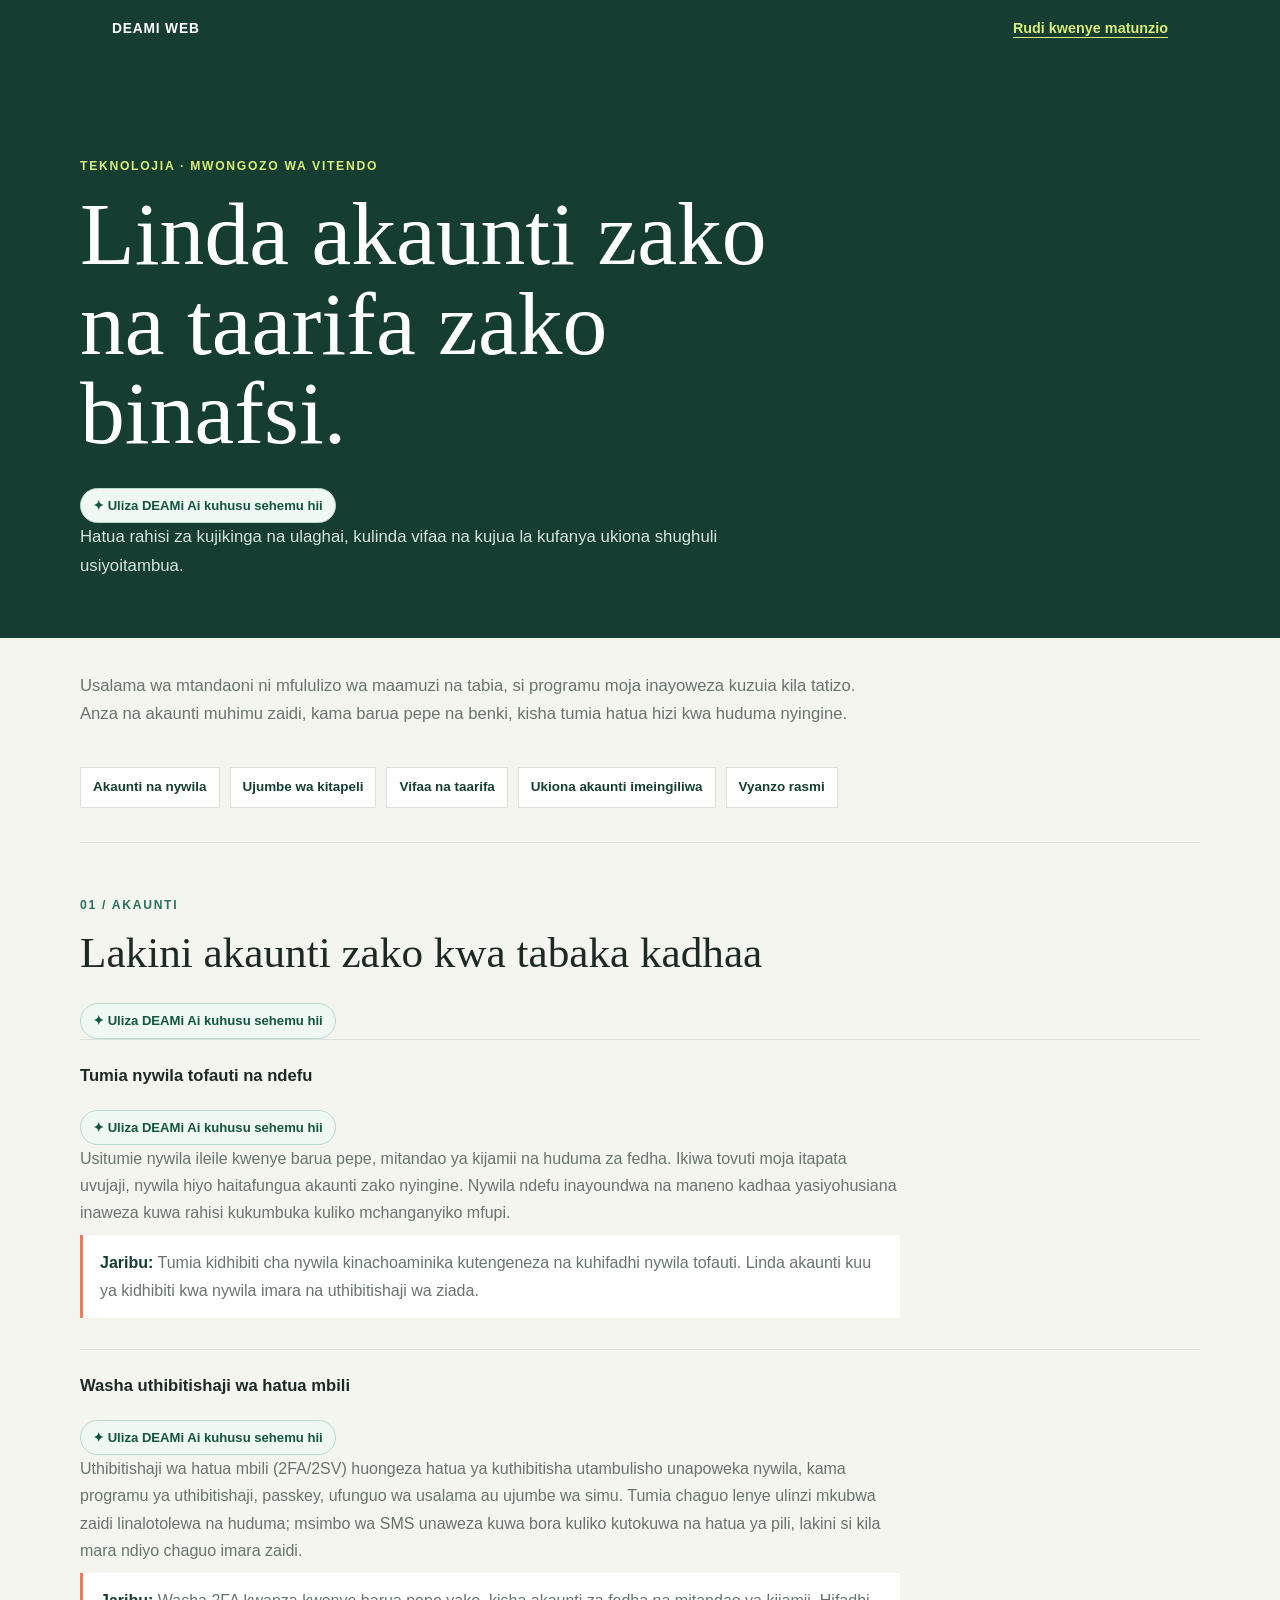
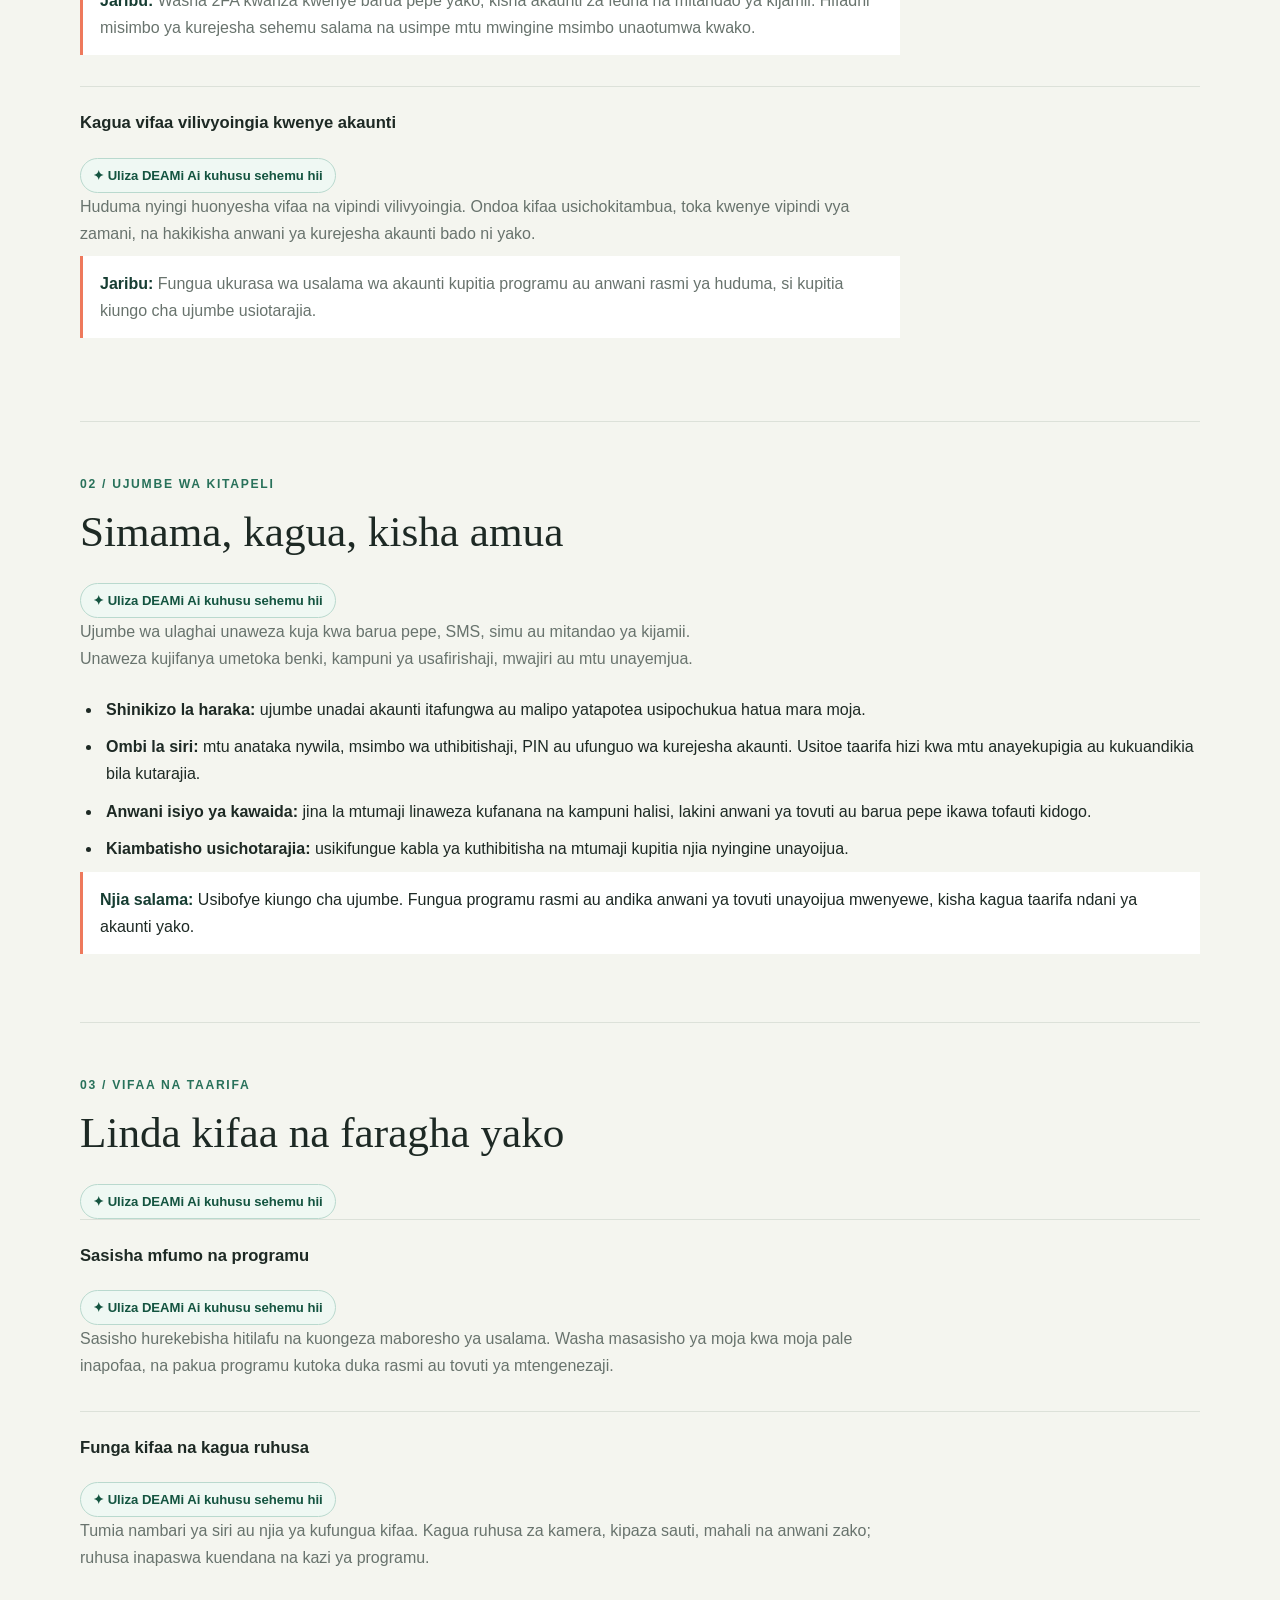
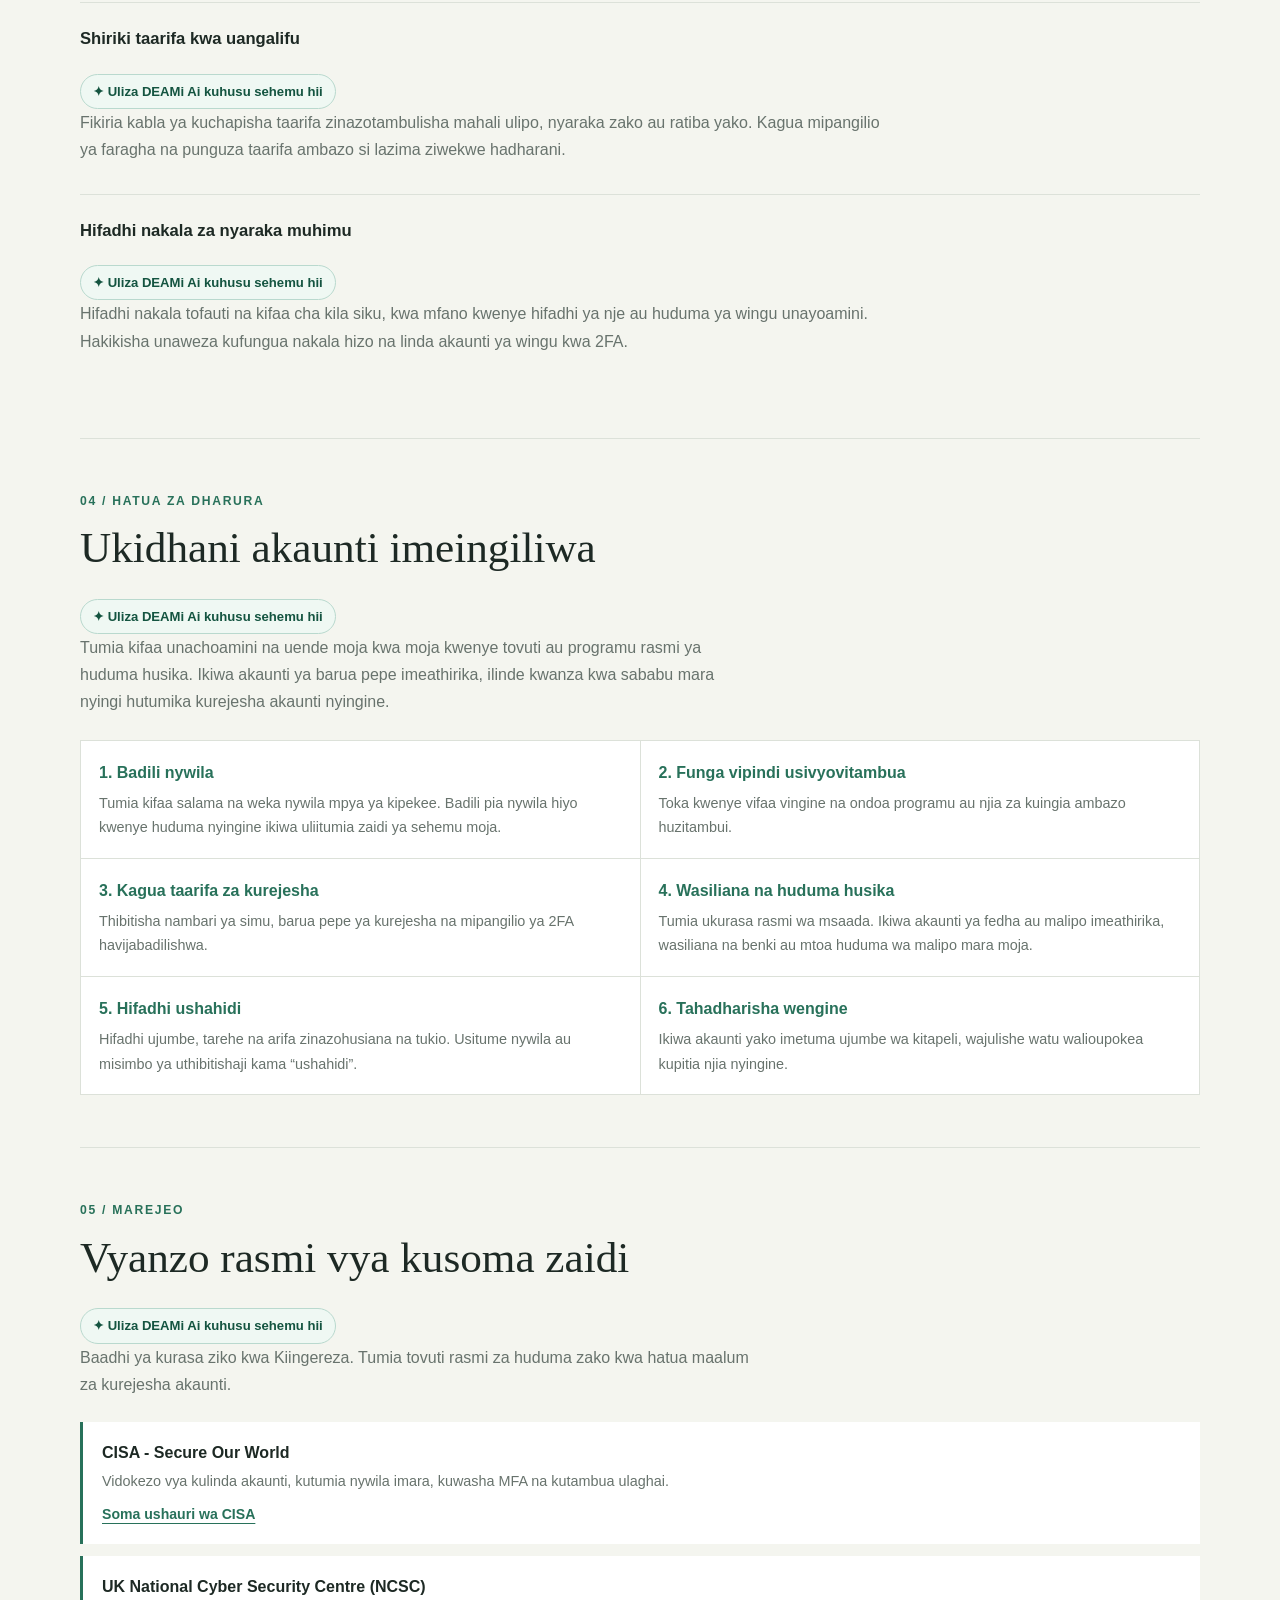
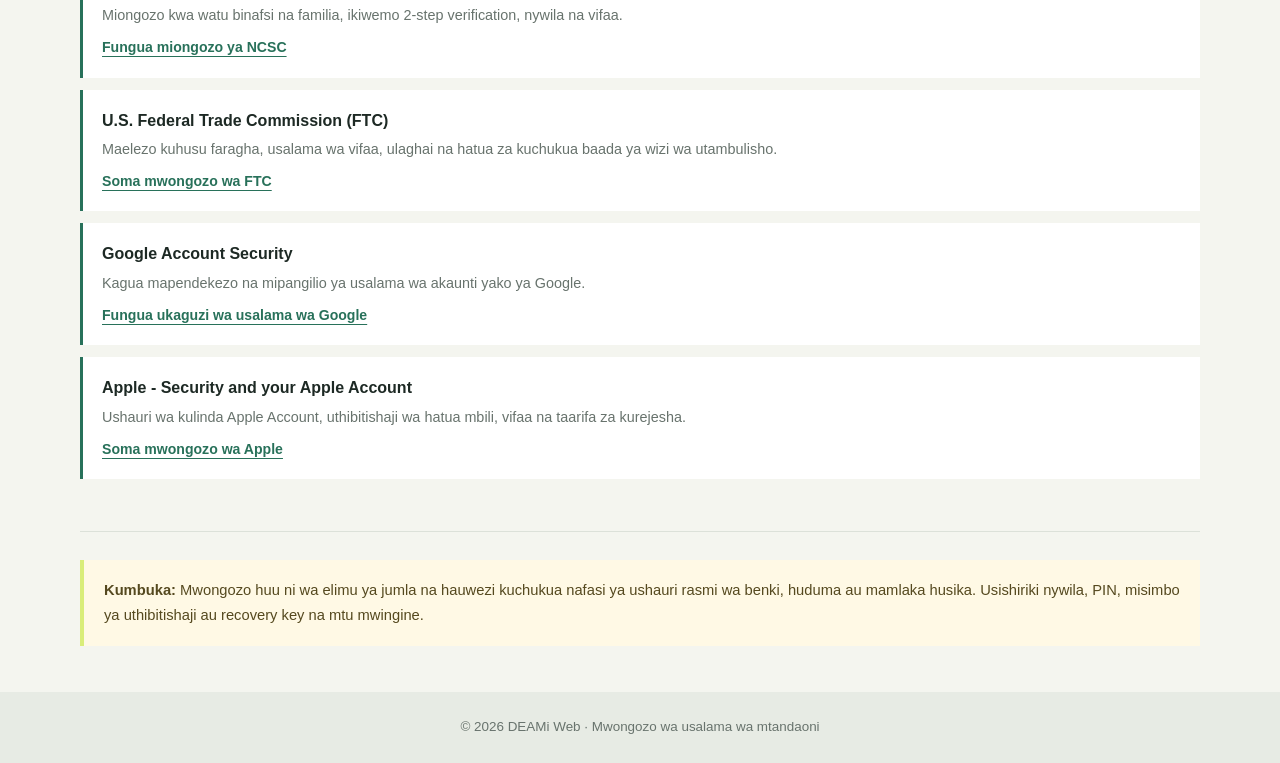
<file: mwongozo_usalama_dijitali.html>
<!DOCTYPE html>
<html lang="sw">
<head>
	<meta charset="UTF-8">
	<meta name="viewport" content="width=device-width, initial-scale=1.0">
	<meta name="description" content="Mwongozo wa kina wa usalama wa mtandaoni: akaunti, nywila, utapeli, vifaa na hatua za kuchukua ukihisi akaunti imeingiliwa.">
	<title>Mwongozo wa Usalama wa Mtandaoni | DEAMi Web</title>
	<style>
		:root {
			color-scheme: light;
			--forest: #163d32;
			--green: #28715a;
			--lime: #d9ed79;
			--coral: #ee795c;
			--ink: #1d2924;
			--muted: #68736d;
			--paper: #f4f5ef;
			--line: #dce1d9;
			--white: #fff;
		}

		* { box-sizing: border-box; }
		html { scroll-behavior: smooth; scroll-padding-top: 24px; }
		body { margin: 0; background: var(--paper); color: var(--ink); font-family: "Trebuchet MS", "Segoe UI", sans-serif; line-height: 1.7; transition: background-color 700ms ease; }
		a { color: var(--green); text-underline-offset: 4px; }

		body[data-theme="sunset"] {
			--forest: #56313a;
			--green: #963f50;
			--lime: #f0c76b;
			--coral: #287f79;
			--paper: #f7eeeb;
			--line: #e6d9d5;
		}

		body[data-theme="meadow"] {
			--forest: #34483d;
			--green: #52765c;
			--lime: #e5c76a;
			--coral: #b85f48;
			--paper: #edf2e9;
			--line: #d7e0d4;
		}

		body[data-theme="ocean"] {
			--forest: #1c4a50;
			--green: #317a79;
			--lime: #f2d77e;
			--coral: #d1604b;
			--paper: #edf4f2;
			--line: #d3e2de;
		}

		body[data-theme="sunrise"] {
			--forest: #62423c;
			--green: #a65344;
			--lime: #f1d58b;
			--coral: #39766e;
			--paper: #f7efea;
			--line: #e7dcd4;
		}

		.topbar { padding: 16px max(5vw, 20px); background: var(--forest); color: var(--white); }
		.topbar-inner { display: flex; align-items: center; justify-content: space-between; gap: 18px; width: min(1080px, 100%); margin: auto; }
		.brand { color: var(--white); font-size: 0.86rem; font-weight: 800; letter-spacing: 0.06em; text-decoration: none; text-transform: uppercase; }
		.topbar a:last-child { color: var(--lime); font-size: 0.9rem; font-weight: 700; }

		.hero { padding: clamp(55px, 9vw, 100px) max(7vw, 22px) 58px; background: var(--forest); color: var(--white); }
		.hero-inner { width: min(1080px, 100%); margin: auto; }
		.eyebrow { margin: 0 0 12px; color: var(--lime); font-size: 0.76rem; font-weight: 800; letter-spacing: 0.14em; text-transform: uppercase; }
		h1, h2, h3, p { margin-top: 0; }
		h1 { max-width: 760px; margin-bottom: 18px; font-family: Georgia, "Times New Roman", serif; font-size: clamp(2.7rem, 7vw, 5.8rem); font-weight: 500; letter-spacing: 0; line-height: 1; }
		.hero-copy { max-width: 680px; margin-bottom: 0; color: #d5e4dc; font-size: 1.05rem; }

		main { width: min(1080px, 88vw); margin: auto; }
		.intro { max-width: 800px; padding: 34px 0 10px; color: var(--muted); font-size: 1.04rem; }
		.contents { display: flex; flex-wrap: wrap; gap: 10px; padding: 12px 0 34px; border-bottom: 1px solid var(--line); }
		.contents a { padding: 8px 12px; border: 1px solid var(--line); background: var(--white); color: var(--forest); font-size: 0.84rem; font-weight: 700; text-decoration: none; }
		.contents a:hover { border-color: var(--green); background: #e8f2e9; }

		section { padding: 52px 0; border-bottom: 1px solid var(--line); }
		h2 { margin-bottom: 14px; font-family: Georgia, "Times New Roman", serif; font-size: clamp(1.9rem, 4vw, 2.7rem); font-weight: 500; letter-spacing: 0; line-height: 1.15; }
		h3 { margin-bottom: 8px; font-size: 1.04rem; }
		.section-intro { max-width: 780px; margin-bottom: 24px; color: var(--muted); }
		.method { padding: 22px 0; border-top: 1px solid var(--line); }
		.method p { max-width: 820px; margin-bottom: 9px; color: var(--muted); }
		.try { padding: 14px 17px; border-left: 3px solid var(--coral); background: var(--white); color: var(--ink); }
		.try strong { color: var(--forest); }
		.plan-wrap { overflow-x: auto; }
		.plan { width: 100%; border-collapse: collapse; background: var(--white); font-size: 0.9rem; }
		.plan th, .plan td { padding: 13px 15px; border: 1px solid var(--line); text-align: left; vertical-align: top; }
		.plan thead th { background: var(--forest); color: var(--white); }
		.plan tbody th { width: 150px; color: var(--green); }
		.checklist { margin: 0; padding-left: 22px; }
		.checklist li { margin: 0 0 10px; padding-left: 4px; }

		.response-steps { display: grid; grid-template-columns: repeat(2, minmax(0, 1fr)); gap: 1px; border: 1px solid var(--line); background: var(--line); }
		.response-step { padding: 18px; background: var(--white); }
		.response-step strong { display: block; margin-bottom: 5px; color: var(--green); }
		.response-step p { margin: 0; color: var(--muted); font-size: 0.9rem; }

		.sources { display: grid; gap: 12px; }
		.source { padding: 17px 19px; border-left: 3px solid var(--green); background: var(--white); }
		.source strong { display: block; margin-bottom: 3px; }
		.source p { margin-bottom: 6px; color: var(--muted); font-size: 0.9rem; }
		.source a { font-size: 0.88rem; font-weight: 700; overflow-wrap: anywhere; }
		.note { margin: 28px 0 46px; padding: 18px 20px; border-left: 4px solid var(--lime); background: #fff9e5; color: #55491f; font-size: 0.92rem; }
		footer { padding: 24px 5%; background: #e7ebe4; color: var(--muted); font-size: 0.84rem; text-align: center; }
		footer p { margin: 0; }
		.topbar, .hero, footer { transition: background-color 700ms ease, color 700ms ease; }

		@media (max-width: 720px) {
			.response-steps { grid-template-columns: 1fr; }
			section { padding: 42px 0; }
		}

		@media (max-width: 480px) {
			main { width: min(100% - 36px, 1080px); }
			.topbar-inner { align-items: flex-start; flex-direction: column; }
			.plan { min-width: 560px; }
		}

		@media (prefers-reduced-motion: reduce) {
			*, *::before, *::after { scroll-behavior: auto !important; transition-duration: 0.01ms !important; }
		}
	</style>
	<link rel="stylesheet" href="deami-layout.css">
</head>
<body>
	<header class="topbar">
		<div class="topbar-inner">
			<a class="brand" href="q.html">DEAMi Web</a>
			<a href="q.html#picha">Rudi kwenye matunzio</a>
		</div>
	</header>

	<header class="hero">
		<div class="hero-inner">
			<p class="eyebrow">Teknolojia · Mwongozo wa vitendo</p>
			<h1>Linda akaunti zako na taarifa zako binafsi.</h1>
			<p class="hero-copy">Hatua rahisi za kujikinga na ulaghai, kulinda vifaa na kujua la kufanya ukiona shughuli usiyoitambua.</p>
		</div>
	</header>

	<main>
		<p class="intro">Usalama wa mtandaoni ni mfululizo wa maamuzi na tabia, si programu moja inayoweza kuzuia kila tatizo. Anza na akaunti muhimu zaidi, kama barua pepe na benki, kisha tumia hatua hizi kwa huduma nyingine.</p>

		<nav class="contents" aria-label="Yaliyomo">
			<a href="#akaunti">Akaunti na nywila</a>
			<a href="#utapeli">Ujumbe wa kitapeli</a>
			<a href="#vifaa">Vifaa na taarifa</a>
			<a href="#tukio">Ukiona akaunti imeingiliwa</a>
			<a href="#vyanzo">Vyanzo rasmi</a>
		</nav>

		<section id="akaunti">
			<p class="eyebrow" style="color: var(--green);">01 / Akaunti</p>
			<h2>Lakini akaunti zako kwa tabaka kadhaa</h2>

			<article class="method">
				<h3>Tumia nywila tofauti na ndefu</h3>
				<p>Usitumie nywila ileile kwenye barua pepe, mitandao ya kijamii na huduma za fedha. Ikiwa tovuti moja itapata uvujaji, nywila hiyo haitafungua akaunti zako nyingine. Nywila ndefu inayoundwa na maneno kadhaa yasiyohusiana inaweza kuwa rahisi kukumbuka kuliko mchanganyiko mfupi.</p>
				<p class="try"><strong>Jaribu:</strong> Tumia kidhibiti cha nywila kinachoaminika kutengeneza na kuhifadhi nywila tofauti. Linda akaunti kuu ya kidhibiti kwa nywila imara na uthibitishaji wa ziada.</p>
			</article>

			<article class="method">
				<h3>Washa uthibitishaji wa hatua mbili</h3>
				<p>Uthibitishaji wa hatua mbili (2FA/2SV) huongeza hatua ya kuthibitisha utambulisho unapoweka nywila, kama programu ya uthibitishaji, passkey, ufunguo wa usalama au ujumbe wa simu. Tumia chaguo lenye ulinzi mkubwa zaidi linalotolewa na huduma; msimbo wa SMS unaweza kuwa bora kuliko kutokuwa na hatua ya pili, lakini si kila mara ndiyo chaguo imara zaidi.</p>
				<p class="try"><strong>Jaribu:</strong> Washa 2FA kwanza kwenye barua pepe yako, kisha akaunti za fedha na mitandao ya kijamii. Hifadhi misimbo ya kurejesha sehemu salama na usimpe mtu mwingine msimbo unaotumwa kwako.</p>
			</article>

			<article class="method">
				<h3>Kagua vifaa vilivyoingia kwenye akaunti</h3>
				<p>Huduma nyingi huonyesha vifaa na vipindi vilivyoingia. Ondoa kifaa usichokitambua, toka kwenye vipindi vya zamani, na hakikisha anwani ya kurejesha akaunti bado ni yako.</p>
				<p class="try"><strong>Jaribu:</strong> Fungua ukurasa wa usalama wa akaunti kupitia programu au anwani rasmi ya huduma, si kupitia kiungo cha ujumbe usiotarajia.</p>
			</article>
		</section>

		<section id="utapeli">
			<p class="eyebrow" style="color: var(--green);">02 / Ujumbe wa kitapeli</p>
			<h2>Simama, kagua, kisha amua</h2>
			<p class="section-intro">Ujumbe wa ulaghai unaweza kuja kwa barua pepe, SMS, simu au mitandao ya kijamii. Unaweza kujifanya umetoka benki, kampuni ya usafirishaji, mwajiri au mtu unayemjua.</p>
			<ul class="checklist">
				<li><strong>Shinikizo la haraka:</strong> ujumbe unadai akaunti itafungwa au malipo yatapotea usipochukua hatua mara moja.</li>
				<li><strong>Ombi la siri:</strong> mtu anataka nywila, msimbo wa uthibitishaji, PIN au ufunguo wa kurejesha akaunti. Usitoe taarifa hizi kwa mtu anayekupigia au kukuandikia bila kutarajia.</li>
				<li><strong>Anwani isiyo ya kawaida:</strong> jina la mtumaji linaweza kufanana na kampuni halisi, lakini anwani ya tovuti au barua pepe ikawa tofauti kidogo.</li>
				<li><strong>Kiambatisho usichotarajia:</strong> usikifungue kabla ya kuthibitisha na mtumaji kupitia njia nyingine unayoijua.</li>
			</ul>
			<p class="try"><strong>Njia salama:</strong> Usibofye kiungo cha ujumbe. Fungua programu rasmi au andika anwani ya tovuti unayoijua mwenyewe, kisha kagua taarifa ndani ya akaunti yako.</p>
		</section>

		<section id="vifaa">
			<p class="eyebrow" style="color: var(--green);">03 / Vifaa na taarifa</p>
			<h2>Linda kifaa na faragha yako</h2>
			<article class="method">
				<h3>Sasisha mfumo na programu</h3>
				<p>Sasisho hurekebisha hitilafu na kuongeza maboresho ya usalama. Washa masasisho ya moja kwa moja pale inapofaa, na pakua programu kutoka duka rasmi au tovuti ya mtengenezaji.</p>
			</article>
			<article class="method">
				<h3>Funga kifaa na kagua ruhusa</h3>
				<p>Tumia nambari ya siri au njia ya kufungua kifaa. Kagua ruhusa za kamera, kipaza sauti, mahali na anwani zako; ruhusa inapaswa kuendana na kazi ya programu.</p>
			</article>
			<article class="method">
				<h3>Shiriki taarifa kwa uangalifu</h3>
				<p>Fikiria kabla ya kuchapisha taarifa zinazotambulisha mahali ulipo, nyaraka zako au ratiba yako. Kagua mipangilio ya faragha na punguza taarifa ambazo si lazima ziwekwe hadharani.</p>
			</article>
			<article class="method">
				<h3>Hifadhi nakala za nyaraka muhimu</h3>
				<p>Hifadhi nakala tofauti na kifaa cha kila siku, kwa mfano kwenye hifadhi ya nje au huduma ya wingu unayoamini. Hakikisha unaweza kufungua nakala hizo na linda akaunti ya wingu kwa 2FA.</p>
			</article>
		</section>

		<section id="tukio">
			<p class="eyebrow" style="color: var(--green);">04 / Hatua za dharura</p>
			<h2>Ukidhani akaunti imeingiliwa</h2>
			<p class="section-intro">Tumia kifaa unachoamini na uende moja kwa moja kwenye tovuti au programu rasmi ya huduma husika. Ikiwa akaunti ya barua pepe imeathirika, ilinde kwanza kwa sababu mara nyingi hutumika kurejesha akaunti nyingine.</p>
			<div class="response-steps">
				<div class="response-step"><strong>1. Badili nywila</strong><p>Tumia kifaa salama na weka nywila mpya ya kipekee. Badili pia nywila hiyo kwenye huduma nyingine ikiwa uliitumia zaidi ya sehemu moja.</p></div>
				<div class="response-step"><strong>2. Funga vipindi usivyovitambua</strong><p>Toka kwenye vifaa vingine na ondoa programu au njia za kuingia ambazo huzitambui.</p></div>
				<div class="response-step"><strong>3. Kagua taarifa za kurejesha</strong><p>Thibitisha nambari ya simu, barua pepe ya kurejesha na mipangilio ya 2FA havijabadilishwa.</p></div>
				<div class="response-step"><strong>4. Wasiliana na huduma husika</strong><p>Tumia ukurasa rasmi wa msaada. Ikiwa akaunti ya fedha au malipo imeathirika, wasiliana na benki au mtoa huduma wa malipo mara moja.</p></div>
				<div class="response-step"><strong>5. Hifadhi ushahidi</strong><p>Hifadhi ujumbe, tarehe na arifa zinazohusiana na tukio. Usitume nywila au misimbo ya uthibitishaji kama “ushahidi”.</p></div>
				<div class="response-step"><strong>6. Tahadharisha wengine</strong><p>Ikiwa akaunti yako imetuma ujumbe wa kitapeli, wajulishe watu walioupokea kupitia njia nyingine.</p></div>
			</div>
		</section>

		<section id="vyanzo">
			<p class="eyebrow" style="color: var(--green);">05 / Marejeo</p>
			<h2>Vyanzo rasmi vya kusoma zaidi</h2>
			<p class="section-intro">Baadhi ya kurasa ziko kwa Kiingereza. Tumia tovuti rasmi za huduma zako kwa hatua maalum za kurejesha akaunti.</p>
			<div class="sources">
				<article class="source">
					<strong>CISA - Secure Our World</strong>
					<p>Vidokezo vya kulinda akaunti, kutumia nywila imara, kuwasha MFA na kutambua ulaghai.</p>
					<a href="https://www.cisa.gov/secure-our-world" target="_blank" rel="noopener noreferrer">Soma ushauri wa CISA</a>
				</article>
				<article class="source">
					<strong>UK National Cyber Security Centre (NCSC)</strong>
					<p>Miongozo kwa watu binafsi na familia, ikiwemo 2-step verification, nywila na vifaa.</p>
					<a href="https://www.ncsc.gov.uk/section/information-for/individuals-families" target="_blank" rel="noopener noreferrer">Fungua miongozo ya NCSC</a>
				</article>
				<article class="source">
					<strong>U.S. Federal Trade Commission (FTC)</strong>
					<p>Maelezo kuhusu faragha, usalama wa vifaa, ulaghai na hatua za kuchukua baada ya wizi wa utambulisho.</p>
					<a href="https://consumer.ftc.gov/identity-theft-and-online-security" target="_blank" rel="noopener noreferrer">Soma mwongozo wa FTC</a>
				</article>
				<article class="source">
					<strong>Google Account Security</strong>
					<p>Kagua mapendekezo na mipangilio ya usalama wa akaunti yako ya Google.</p>
					<a href="https://myaccount.google.com/security" target="_blank" rel="noopener noreferrer">Fungua ukaguzi wa usalama wa Google</a>
				</article>
				<article class="source">
					<strong>Apple - Security and your Apple Account</strong>
					<p>Ushauri wa kulinda Apple Account, uthibitishaji wa hatua mbili, vifaa na taarifa za kurejesha.</p>
					<a href="https://support.apple.com/en-us/102614" target="_blank" rel="noopener noreferrer">Soma mwongozo wa Apple</a>
				</article>
			</div>
		</section>

		<div class="note"><strong>Kumbuka:</strong> Mwongozo huu ni wa elimu ya jumla na hauwezi kuchukua nafasi ya ushauri rasmi wa benki, huduma au mamlaka husika. Usishiriki nywila, PIN, misimbo ya uthibitishaji au recovery key na mtu mwingine.</div>
	</main>

	<footer><p>&copy; 2026 DEAMi Web · Mwongozo wa usalama wa mtandaoni</p></footer>
	<script>
		const guideThemes = ["sunset", "meadow", "ocean", "sunrise", "default"];
		let guideThemeIndex = 0;

		window.setInterval(() => {
			const nextTheme = guideThemes[guideThemeIndex];
			if (nextTheme === "default") {
				document.body.removeAttribute("data-theme");
			} else {
				document.body.dataset.theme = nextTheme;
			}
			guideThemeIndex = (guideThemeIndex + 1) % guideThemes.length;
		}, 15_000);
	</script>
    <script src="deami-context.js" defer></script>
</body>
</html>
</file>
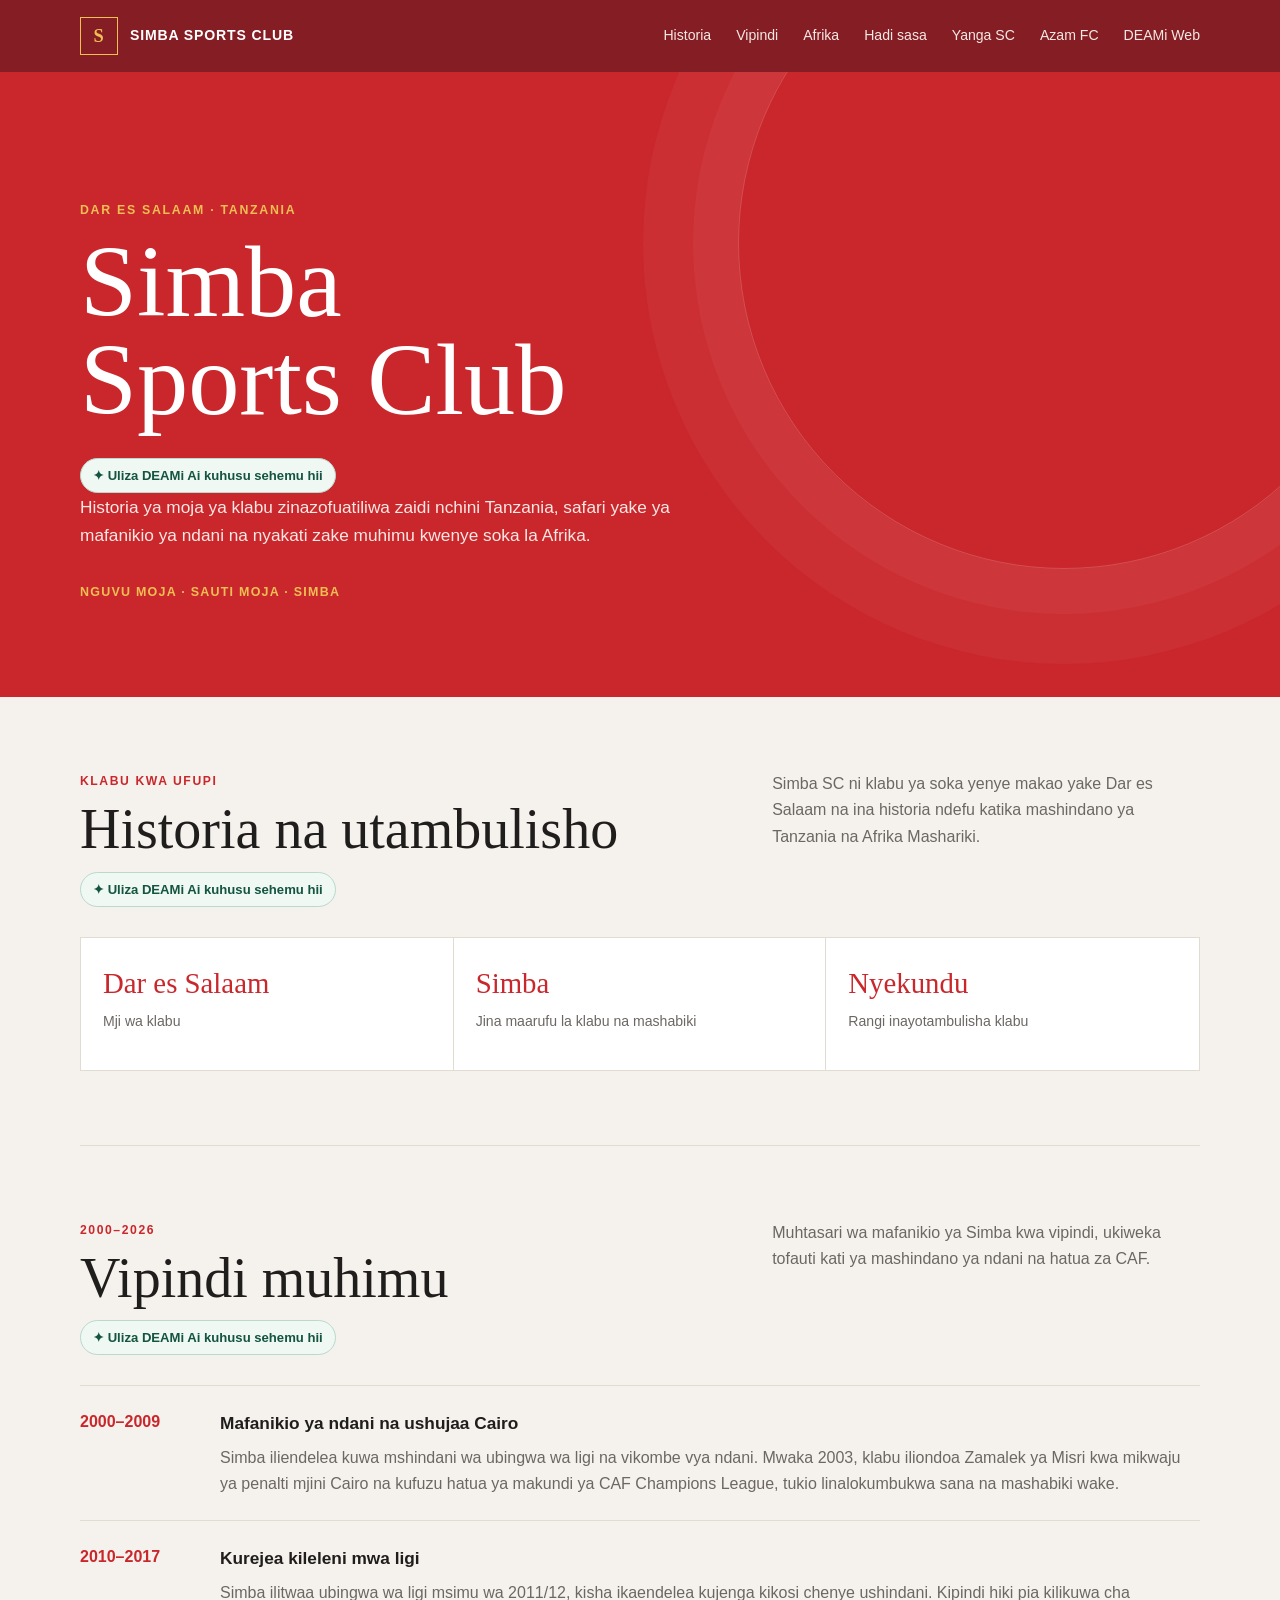
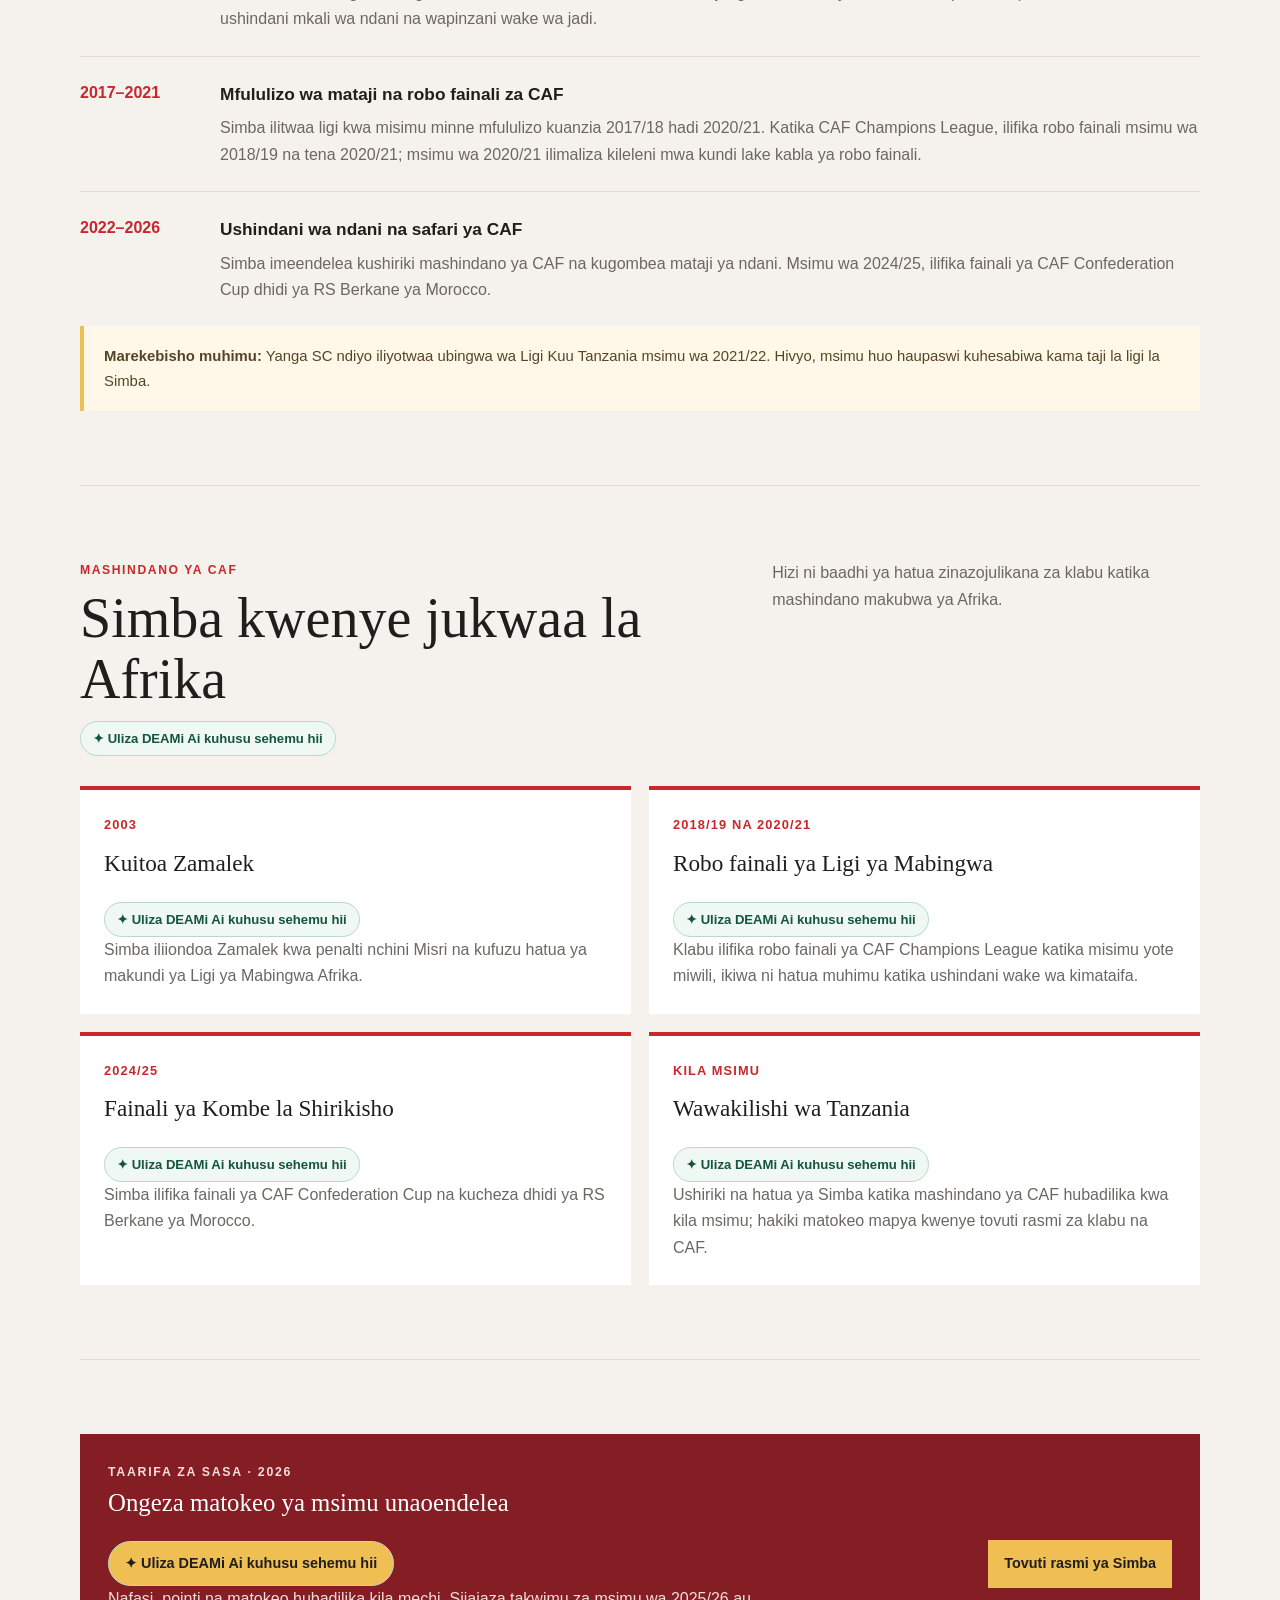
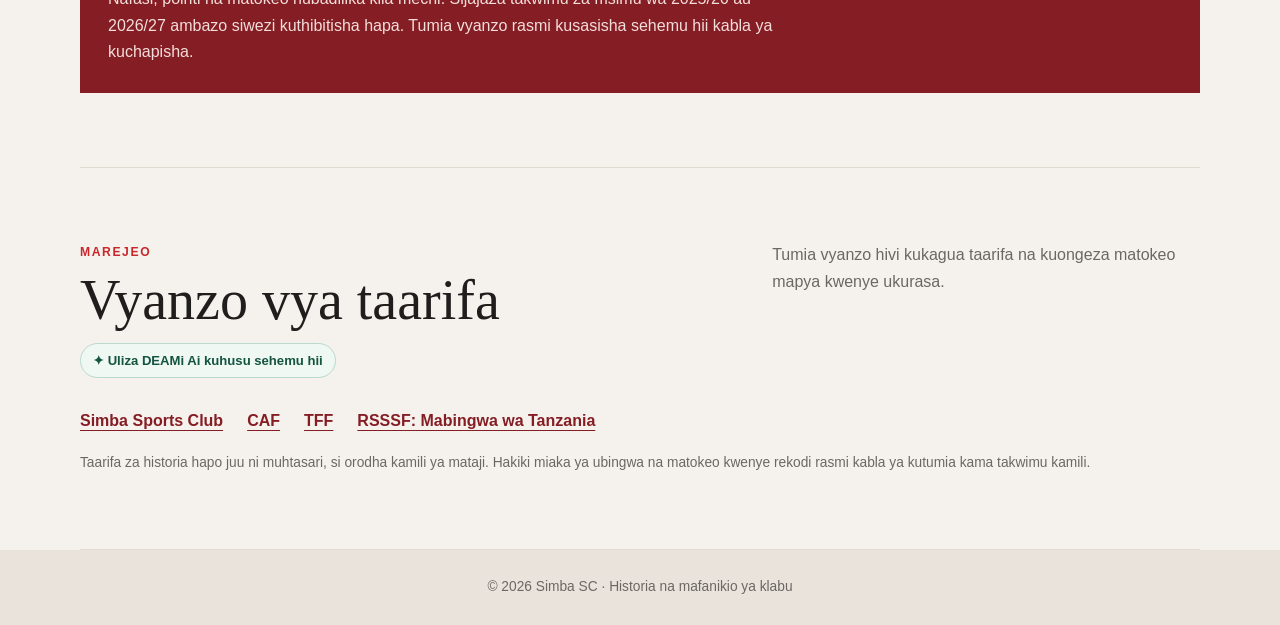
<file: simba.html>
<!DOCTYPE html>
<html lang="sw">
<head>
  <meta charset="UTF-8">
  <meta name="viewport" content="width=device-width, initial-scale=1.0">
  <meta name="description" content="Historia, mafanikio na safari ya Simba Sports Club ya Tanzania kwenye soka la ndani na Afrika.">
  <title>Simba SC | Historia na Mafanikio</title>
  <style>
    :root {
      color-scheme: light;
      --red: #c9272c;
      --red-deep: #851d24;
      --gold: #f0bf54;
      --ink: #201e1d;
      --muted: #6c6763;
      --paper: #f5f2ed;
      --line: #e2dbd2;
      --white: #fff;
    }

    * { box-sizing: border-box; }
    html { scroll-behavior: smooth; scroll-padding-top: 84px; }
    body { margin: 0; background: var(--paper); color: var(--ink); font-family: "Trebuchet MS", "Segoe UI", sans-serif; line-height: 1.65; }
    a { color: inherit; }

    .site-header { position: relative; z-index: 2; background: var(--red-deep); color: var(--white); }
    .nav-wrap { display: flex; align-items: center; justify-content: space-between; gap: 24px; width: min(1160px, 90%); min-height: 72px; margin: auto; }
    .brand { display: flex; align-items: center; gap: 12px; font-size: 0.88rem; font-weight: 800; letter-spacing: 0.06em; text-decoration: none; text-transform: uppercase; }
    .brand-mark { display: grid; width: 38px; aspect-ratio: 1; place-items: center; border: 1px solid var(--gold); color: var(--gold); font-family: Georgia, "Times New Roman", serif; font-size: 1.15rem; }
    nav { display: flex; flex-wrap: wrap; gap: 8px 25px; }
    nav a { color: #f6e9e5; font-size: 0.88rem; text-decoration: none; transition: color 160ms ease; }
    nav a:hover, nav a:focus-visible { color: var(--gold); }

    .hero { position: relative; overflow: hidden; background: var(--red); color: var(--white); }
    .hero::after { position: absolute; top: -155px; right: -110px; width: min(53vw, 650px); aspect-ratio: 1; border: 1px solid rgb(255 255 255 / 18%); border-radius: 50%; box-shadow: 0 0 0 45px rgb(255 255 255 / 4%), 0 0 0 95px rgb(255 255 255 / 3%); content: ""; pointer-events: none; }
    .hero-inner { position: relative; z-index: 1; width: min(1160px, 90%); margin: auto; padding: clamp(74px, 10vw, 130px) 0 82px; }
    .eyebrow { margin: 0 0 13px; color: var(--gold); font-size: 0.77rem; font-weight: 800; letter-spacing: 0.14em; text-transform: uppercase; }
    h1, h2, h3, p { margin-top: 0; }
    h1 { max-width: 850px; margin-bottom: 18px; font-family: Georgia, "Times New Roman", serif; font-size: clamp(3.2rem, 8vw, 7rem); font-weight: 500; letter-spacing: 0; line-height: 0.95; }
    .hero-copy { max-width: 620px; margin-bottom: 0; color: #fae8e4; font-size: 1.08rem; }
    .hero-stamp { margin-top: 32px; color: var(--gold); font-size: 0.78rem; font-weight: 800; letter-spacing: 0.1em; text-transform: uppercase; }

    main { width: min(1100px, 88vw); margin: auto; }
    .section { padding: 74px 0; border-bottom: 1px solid var(--line); }
    .section-head { display: grid; grid-template-columns: minmax(0, 1fr) minmax(240px, 0.65fr); align-items: end; gap: 34px; margin-bottom: 30px; }
    .section-kicker { margin-bottom: 8px; color: var(--red); font-size: 0.76rem; font-weight: 800; letter-spacing: 0.13em; text-transform: uppercase; }
    h2 { margin-bottom: 0; font-family: Georgia, "Times New Roman", serif; font-size: clamp(2.1rem, 4.5vw, 3.5rem); font-weight: 500; letter-spacing: 0; line-height: 1.08; }
    .section-intro { margin-bottom: 0; color: var(--muted); }

    .facts { display: grid; grid-template-columns: repeat(3, minmax(0, 1fr)); border: 1px solid var(--line); background: var(--white); }
    .fact { min-height: 132px; padding: 22px; border-right: 1px solid var(--line); }
    .fact:last-child { border-right: 0; }
    .fact strong { display: block; color: var(--red); font-family: Georgia, "Times New Roman", serif; font-size: 1.8rem; font-weight: 500; }
    .fact span { display: block; margin-top: 3px; color: var(--muted); font-size: 0.88rem; }

    .timeline { display: grid; grid-template-columns: 140px minmax(0, 1fr); }
    .period { padding: 23px 18px 23px 0; border-top: 1px solid var(--line); color: var(--red); font-size: 1rem; font-weight: 800; }
    .period-content { padding: 23px 0; border-top: 1px solid var(--line); }
    .period-content h3 { margin-bottom: 7px; font-size: 1.08rem; }
    .period-content p { margin-bottom: 9px; color: var(--muted); }
    .period-content p:last-child { margin-bottom: 0; }
    .highlight { padding: 18px 20px; border-left: 4px solid var(--gold); background: #fff8e9; color: #554526; font-size: 0.93rem; }

    .africa-grid { display: grid; grid-template-columns: repeat(2, minmax(0, 1fr)); gap: 18px; }
    .africa-item { padding: 24px; border-top: 4px solid var(--red); background: var(--white); }
    .africa-item .year { color: var(--red); font-size: 0.8rem; font-weight: 800; letter-spacing: 0.09em; }
    .africa-item h3 { margin: 8px 0; font-family: Georgia, "Times New Roman", serif; font-size: 1.45rem; font-weight: 500; }
    .africa-item p { margin: 0; color: var(--muted); }

    .update { display: grid; grid-template-columns: 1fr auto; align-items: center; gap: 28px; padding: 28px; background: var(--red-deep); color: var(--white); }
    .update h3 { margin-bottom: 6px; font-family: Georgia, "Times New Roman", serif; font-size: 1.55rem; font-weight: 500; }
    .update p { max-width: 680px; margin-bottom: 0; color: #f2deda; }
    .update a { display: inline-block; padding: 12px 16px; background: var(--gold); color: var(--ink); font-size: 0.9rem; font-weight: 800; text-decoration: none; white-space: nowrap; }

    .sources { display: flex; flex-wrap: wrap; gap: 12px 24px; }
    .sources a { color: var(--red-deep); font-weight: 700; text-underline-offset: 4px; }
    .source-note { margin: 18px 0 0; color: var(--muted); font-size: 0.86rem; }
    footer { padding: 26px 5%; background: #e9e3dc; color: var(--muted); font-size: 0.86rem; text-align: center; }
    footer p { margin: 0; }

    @media (max-width: 720px) {
      .nav-wrap { align-items: flex-start; flex-direction: column; justify-content: center; gap: 10px; padding: 14px 0; }
      nav { gap: 8px 17px; }
      .section { padding: 58px 0; }
      .section-head { grid-template-columns: 1fr; gap: 14px; }
      .facts { grid-template-columns: 1fr; }
      .fact { min-height: 0; border-right: 0; border-bottom: 1px solid var(--line); }
      .fact:last-child { border-bottom: 0; }
      .timeline { grid-template-columns: 92px minmax(0, 1fr); }
      .africa-grid { grid-template-columns: 1fr; }
      .update { grid-template-columns: 1fr; }
      .update a { justify-self: start; }
    }

    @media (max-width: 440px) {
      .nav-wrap, .hero-inner, main { width: min(100% - 36px, 1100px); }
      .hero-inner { padding: 70px 0 60px; }
      h1 { font-size: clamp(2.8rem, 14vw, 4rem); }
      .timeline { grid-template-columns: 1fr; }
      .period { padding-bottom: 0; }
      .period-content { padding-top: 12px; border-top: 0; }
      .update { padding: 23px; }
    }

    @media (prefers-reduced-motion: reduce) {
      *, *::before, *::after { scroll-behavior: auto !important; transition-duration: 0.01ms !important; }
    }
  </style>
  <link rel="stylesheet" href="deami-layout.css">
</head>
<body>
  <header class="site-header">
    <div class="nav-wrap">
      <a class="brand" href="#mwanzo"><span class="brand-mark" aria-hidden="true">S</span><span>Simba Sports Club</span></a>
      <nav aria-label="Menyu kuu">
        <a href="#historia">Historia</a>
        <a href="#vipindi">Vipindi</a>
        <a href="#afrika">Afrika</a>
        <a href="#sasahivi">Hadi sasa</a>
        <a href="yanga.html">Yanga SC</a>
        <a href="azam.html">Azam FC</a>
        <a href="q.html">DEAMi Web</a>
      </nav>
    </div>
  </header>

  <div class="hero" id="mwanzo">
    <div class="hero-inner">
      <p class="eyebrow">Dar es Salaam · Tanzania</p>
      <h1>Simba<br>Sports Club</h1>
      <p class="hero-copy">Historia ya moja ya klabu zinazofuatiliwa zaidi nchini Tanzania, safari yake ya mafanikio ya ndani na nyakati zake muhimu kwenye soka la Afrika.</p>
      <p class="hero-stamp">Nguvu moja · Sauti moja · Simba</p>
    </div>
  </div>

  <main>
    <section class="section" id="historia">
      <div class="section-head">
        <div><p class="section-kicker">Klabu kwa ufupi</p><h2>Historia na utambulisho</h2></div>
        <p class="section-intro">Simba SC ni klabu ya soka yenye makao yake Dar es Salaam na ina historia ndefu katika mashindano ya Tanzania na Afrika Mashariki.</p>
      </div>
      <div class="facts" aria-label="Taarifa za Simba Sports Club">
        <div class="fact"><strong>Dar es Salaam</strong><span>Mji wa klabu</span></div>
        <div class="fact"><strong>Simba</strong><span>Jina maarufu la klabu na mashabiki</span></div>
        <div class="fact"><strong>Nyekundu</strong><span>Rangi inayotambulisha klabu</span></div>
      </div>
    </section>

    <section class="section" id="vipindi">
      <div class="section-head">
        <div><p class="section-kicker">2000–2026</p><h2>Vipindi muhimu</h2></div>
        <p class="section-intro">Muhtasari wa mafanikio ya Simba kwa vipindi, ukiweka tofauti kati ya mashindano ya ndani na hatua za CAF.</p>
      </div>
      <div class="timeline">
        <div class="period">2000–2009</div>
        <div class="period-content">
          <h3>Mafanikio ya ndani na ushujaa Cairo</h3>
          <p>Simba iliendelea kuwa mshindani wa ubingwa wa ligi na vikombe vya ndani. Mwaka 2003, klabu iliondoa Zamalek ya Misri kwa mikwaju ya penalti mjini Cairo na kufuzu hatua ya makundi ya CAF Champions League, tukio linalokumbukwa sana na mashabiki wake.</p>
        </div>
        <div class="period">2010–2017</div>
        <div class="period-content">
          <h3>Kurejea kileleni mwa ligi</h3>
          <p>Simba ilitwaa ubingwa wa ligi msimu wa 2011/12, kisha ikaendelea kujenga kikosi chenye ushindani. Kipindi hiki pia kilikuwa cha ushindani mkali wa ndani na wapinzani wake wa jadi.</p>
        </div>
        <div class="period">2017–2021</div>
        <div class="period-content">
          <h3>Mfululizo wa mataji na robo fainali za CAF</h3>
          <p>Simba ilitwaa ligi kwa misimu minne mfululizo kuanzia 2017/18 hadi 2020/21. Katika CAF Champions League, ilifika robo fainali msimu wa 2018/19 na tena 2020/21; msimu wa 2020/21 ilimaliza kileleni mwa kundi lake kabla ya robo fainali.</p>
        </div>
        <div class="period">2022–2026</div>
        <div class="period-content">
          <h3>Ushindani wa ndani na safari ya CAF</h3>
          <p>Simba imeendelea kushiriki mashindano ya CAF na kugombea mataji ya ndani. Msimu wa 2024/25, ilifika fainali ya CAF Confederation Cup dhidi ya RS Berkane ya Morocco.</p>
        </div>
      </div>
      <div class="highlight"><strong>Marekebisho muhimu:</strong> Yanga SC ndiyo iliyotwaa ubingwa wa Ligi Kuu Tanzania msimu wa 2021/22. Hivyo, msimu huo haupaswi kuhesabiwa kama taji la ligi la Simba.</div>
    </section>

    <section class="section" id="afrika">
      <div class="section-head">
        <div><p class="section-kicker">Mashindano ya CAF</p><h2>Simba kwenye jukwaa la Afrika</h2></div>
        <p class="section-intro">Hizi ni baadhi ya hatua zinazojulikana za klabu katika mashindano makubwa ya Afrika.</p>
      </div>
      <div class="africa-grid">
        <article class="africa-item">
          <div class="year">2003</div>
          <h3>Kuitoa Zamalek</h3>
          <p>Simba iliiondoa Zamalek kwa penalti nchini Misri na kufuzu hatua ya makundi ya Ligi ya Mabingwa Afrika.</p>
        </article>
        <article class="africa-item">
          <div class="year">2018/19 NA 2020/21</div>
          <h3>Robo fainali ya Ligi ya Mabingwa</h3>
          <p>Klabu ilifika robo fainali ya CAF Champions League katika misimu yote miwili, ikiwa ni hatua muhimu katika ushindani wake wa kimataifa.</p>
        </article>
        <article class="africa-item">
          <div class="year">2024/25</div>
          <h3>Fainali ya Kombe la Shirikisho</h3>
          <p>Simba ilifika fainali ya CAF Confederation Cup na kucheza dhidi ya RS Berkane ya Morocco.</p>
        </article>
        <article class="africa-item">
          <div class="year">KILA MSIMU</div>
          <h3>Wawakilishi wa Tanzania</h3>
          <p>Ushiriki na hatua ya Simba katika mashindano ya CAF hubadilika kwa kila msimu; hakiki matokeo mapya kwenye tovuti rasmi za klabu na CAF.</p>
        </article>
      </div>
    </section>

    <section class="section" id="sasahivi">
      <div class="update">
        <div>
          <p class="eyebrow">Taarifa za sasa · 2026</p>
          <h3>Ongeza matokeo ya msimu unaoendelea</h3>
          <p>Nafasi, pointi na matokeo hubadilika kila mechi. Sijajaza takwimu za msimu wa 2025/26 au 2026/27 ambazo siwezi kuthibitisha hapa. Tumia vyanzo rasmi kusasisha sehemu hii kabla ya kuchapisha.</p>
        </div>
        <a href="https://simbasc.co.tz/" target="_blank" rel="noopener noreferrer">Tovuti rasmi ya Simba</a>
      </div>
    </section>

    <section class="section">
      <div class="section-head">
        <div><p class="section-kicker">Marejeo</p><h2>Vyanzo vya taarifa</h2></div>
        <p class="section-intro">Tumia vyanzo hivi kukagua taarifa na kuongeza matokeo mapya kwenye ukurasa.</p>
      </div>
      <div class="sources">
        <a href="https://simbasc.co.tz/" target="_blank" rel="noopener noreferrer">Simba Sports Club</a>
        <a href="https://www.cafonline.com/" target="_blank" rel="noopener noreferrer">CAF</a>
        <a href="https://www.tff.or.tz/" target="_blank" rel="noopener noreferrer">TFF</a>
        <a href="https://www.rsssf.org/tablest/tanzchamp.html" target="_blank" rel="noopener noreferrer">RSSSF: Mabingwa wa Tanzania</a>
      </div>
      <p class="source-note">Taarifa za historia hapo juu ni muhtasari, si orodha kamili ya mataji. Hakiki miaka ya ubingwa na matokeo kwenye rekodi rasmi kabla ya kutumia kama takwimu kamili.</p>
    </section>
  </main>

  <footer><p>&copy; 2026 Simba SC · Historia na mafanikio ya klabu</p></footer>
  <script src="deami-context.js" defer></script>
</body>
</html>
</file>
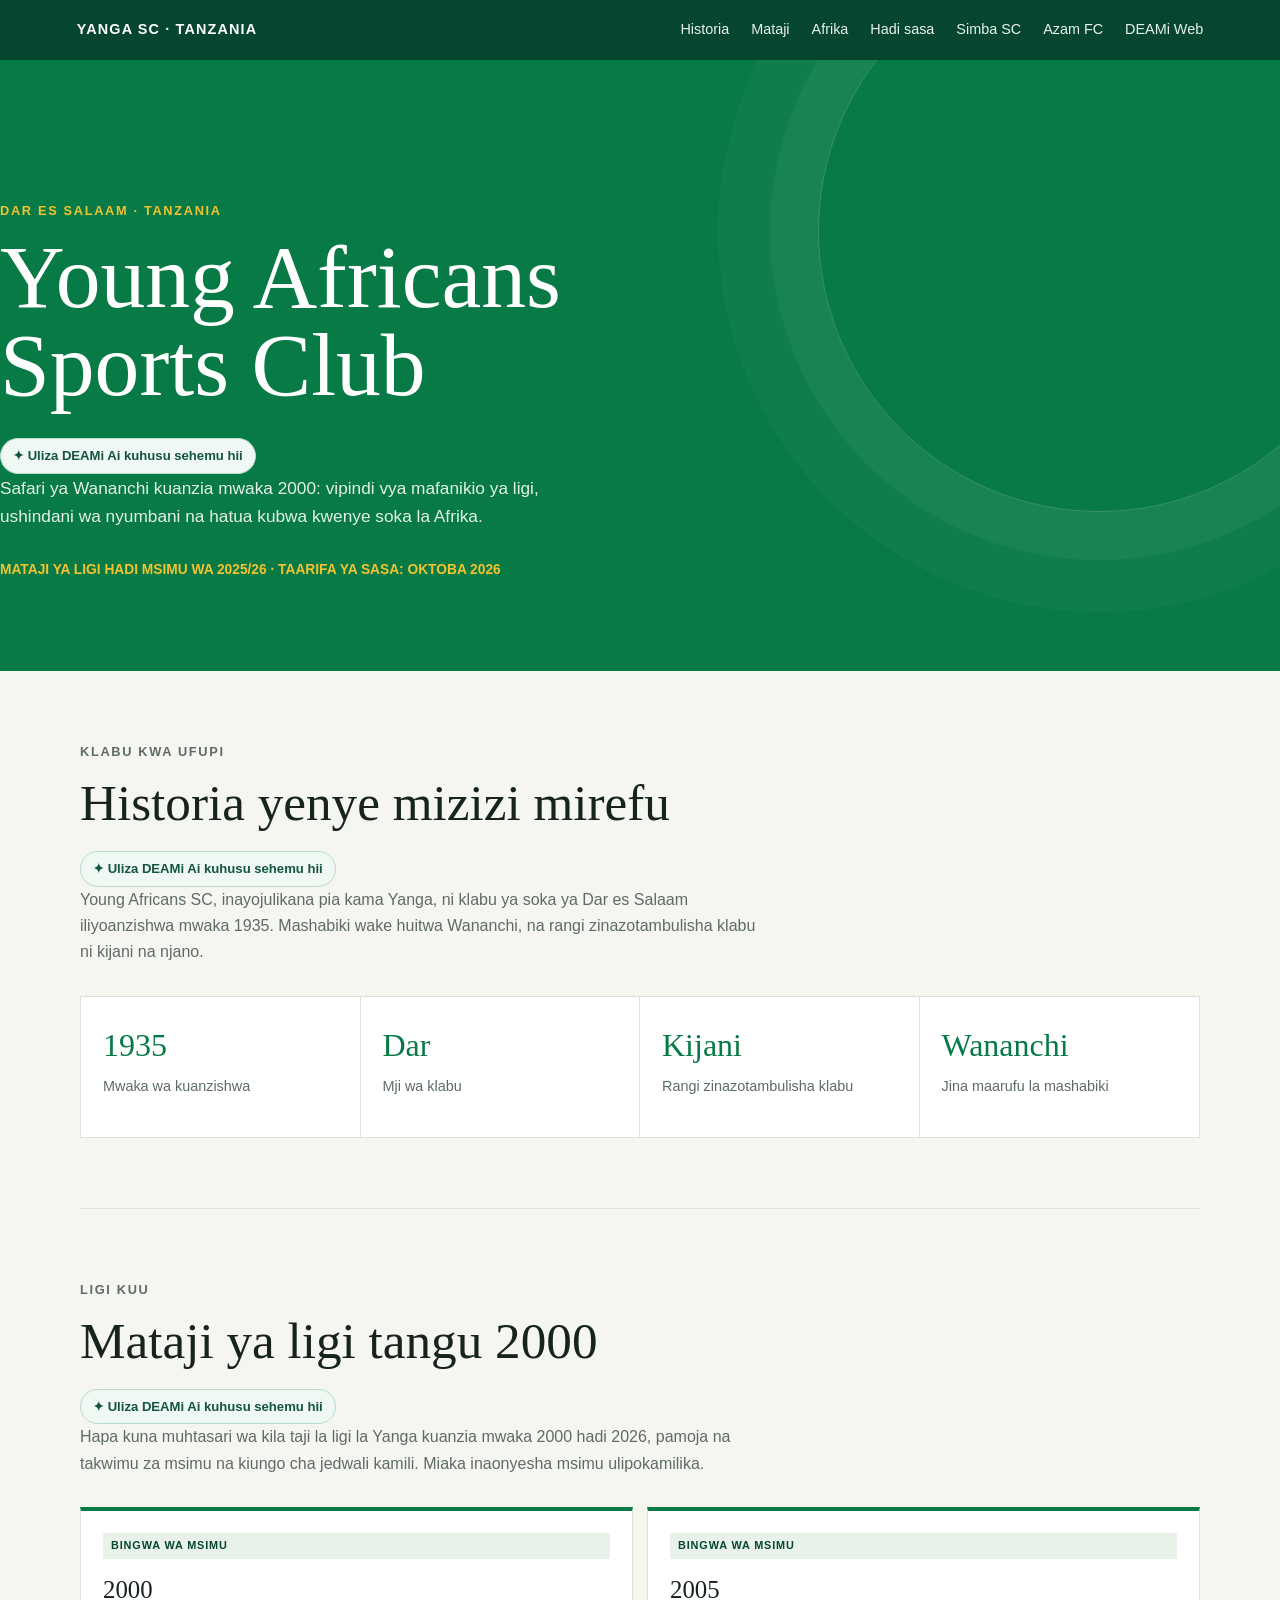
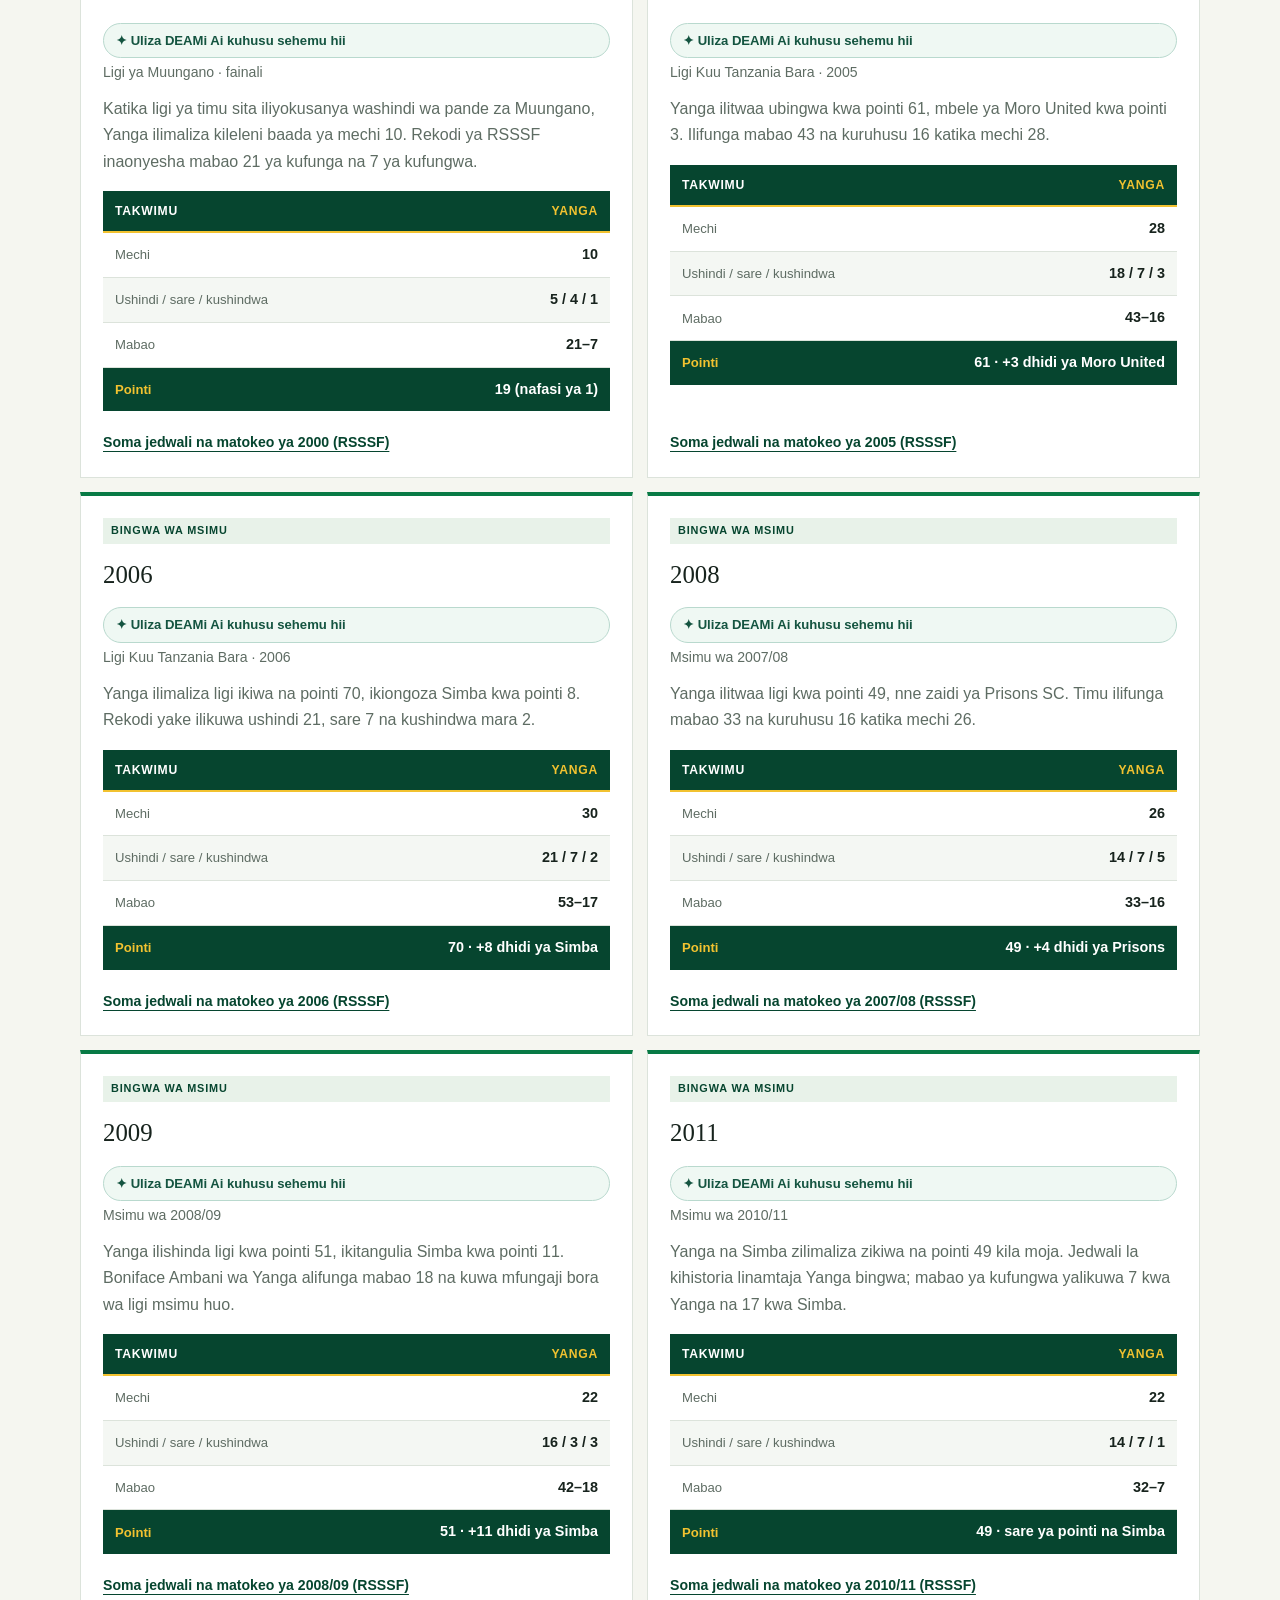
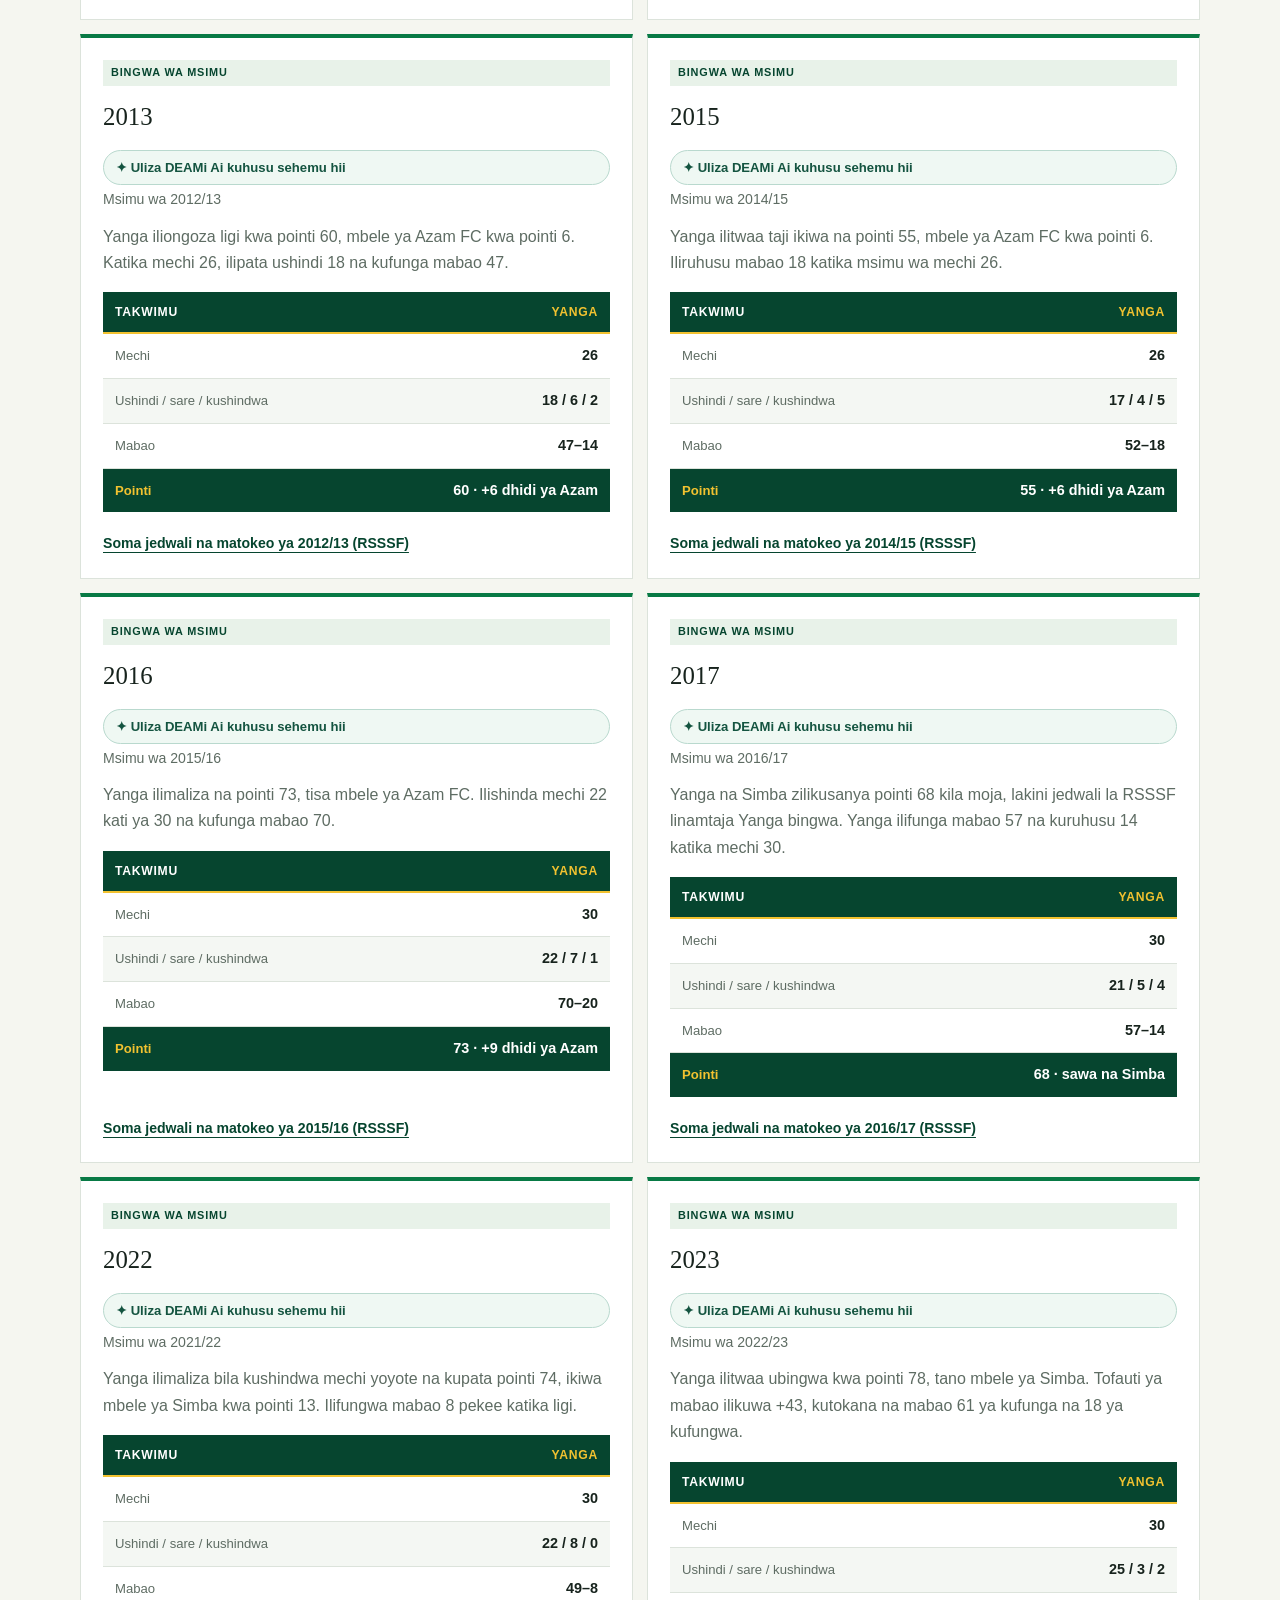
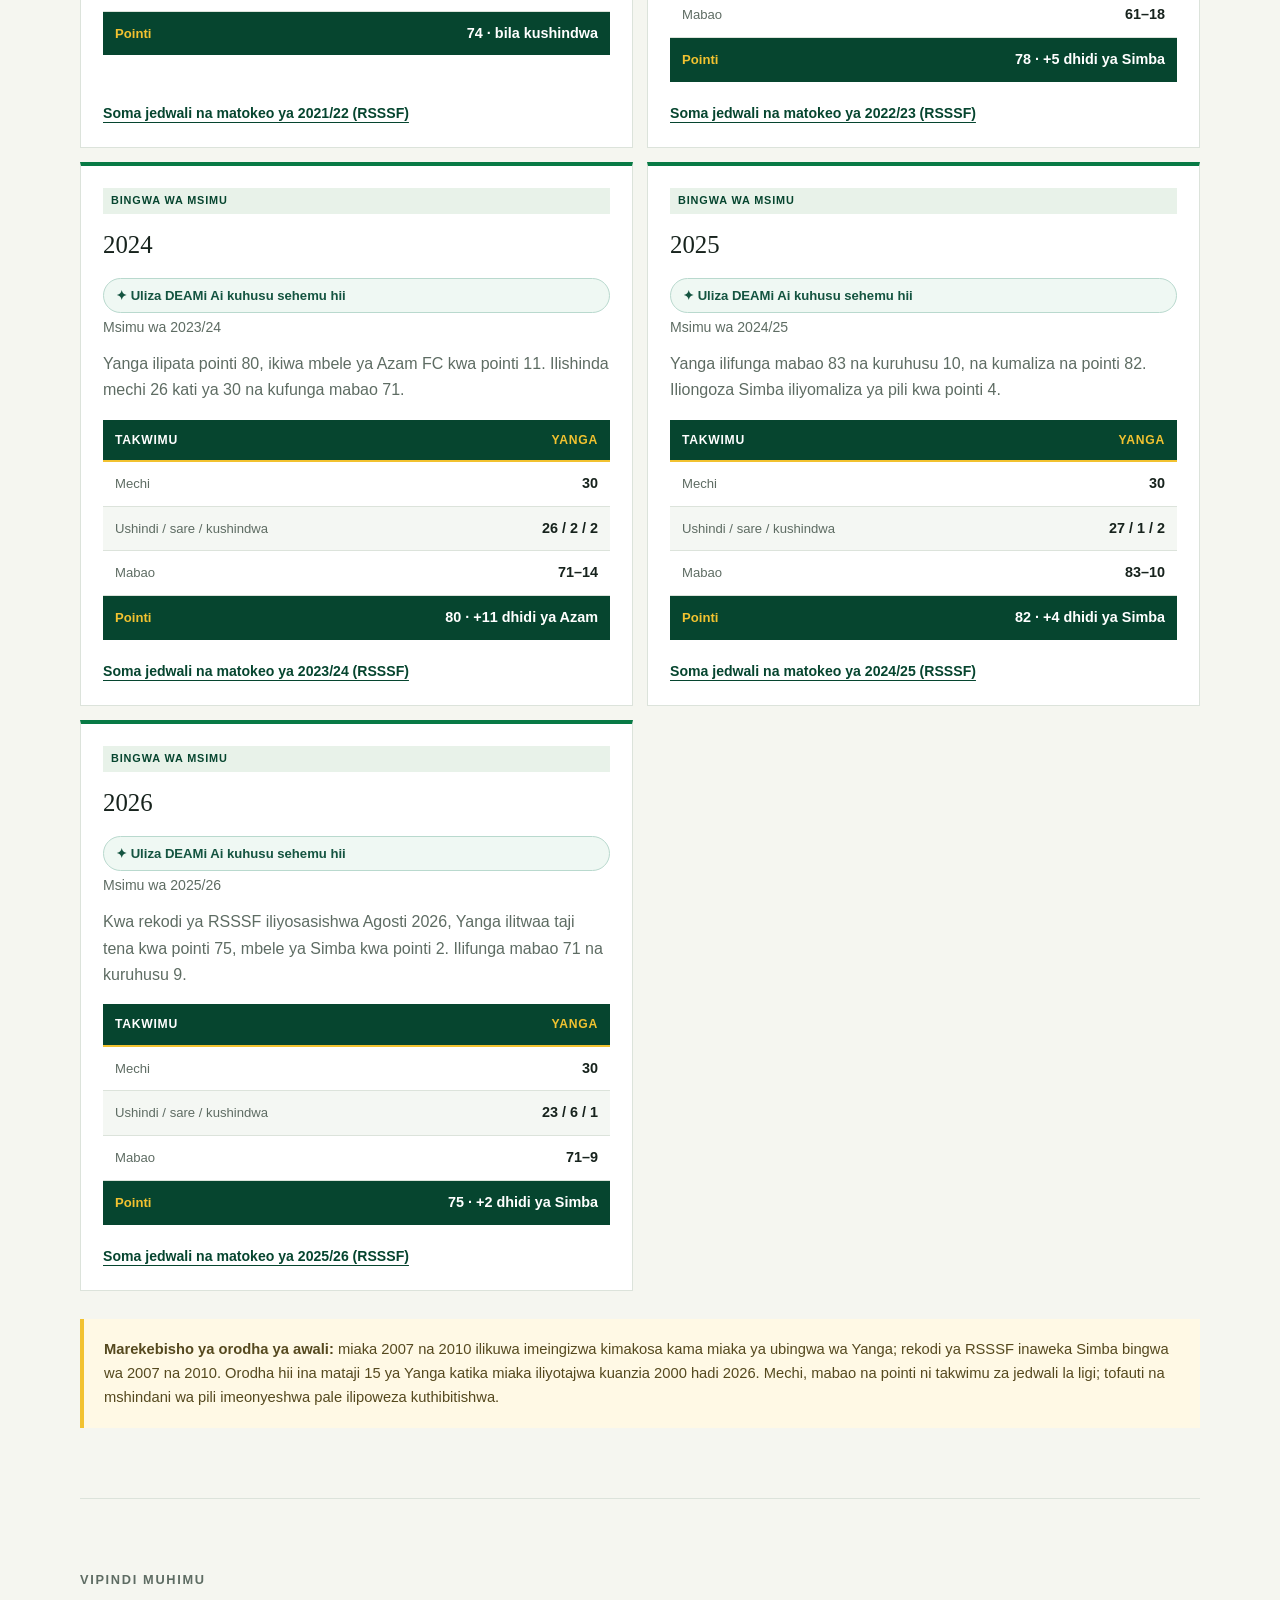
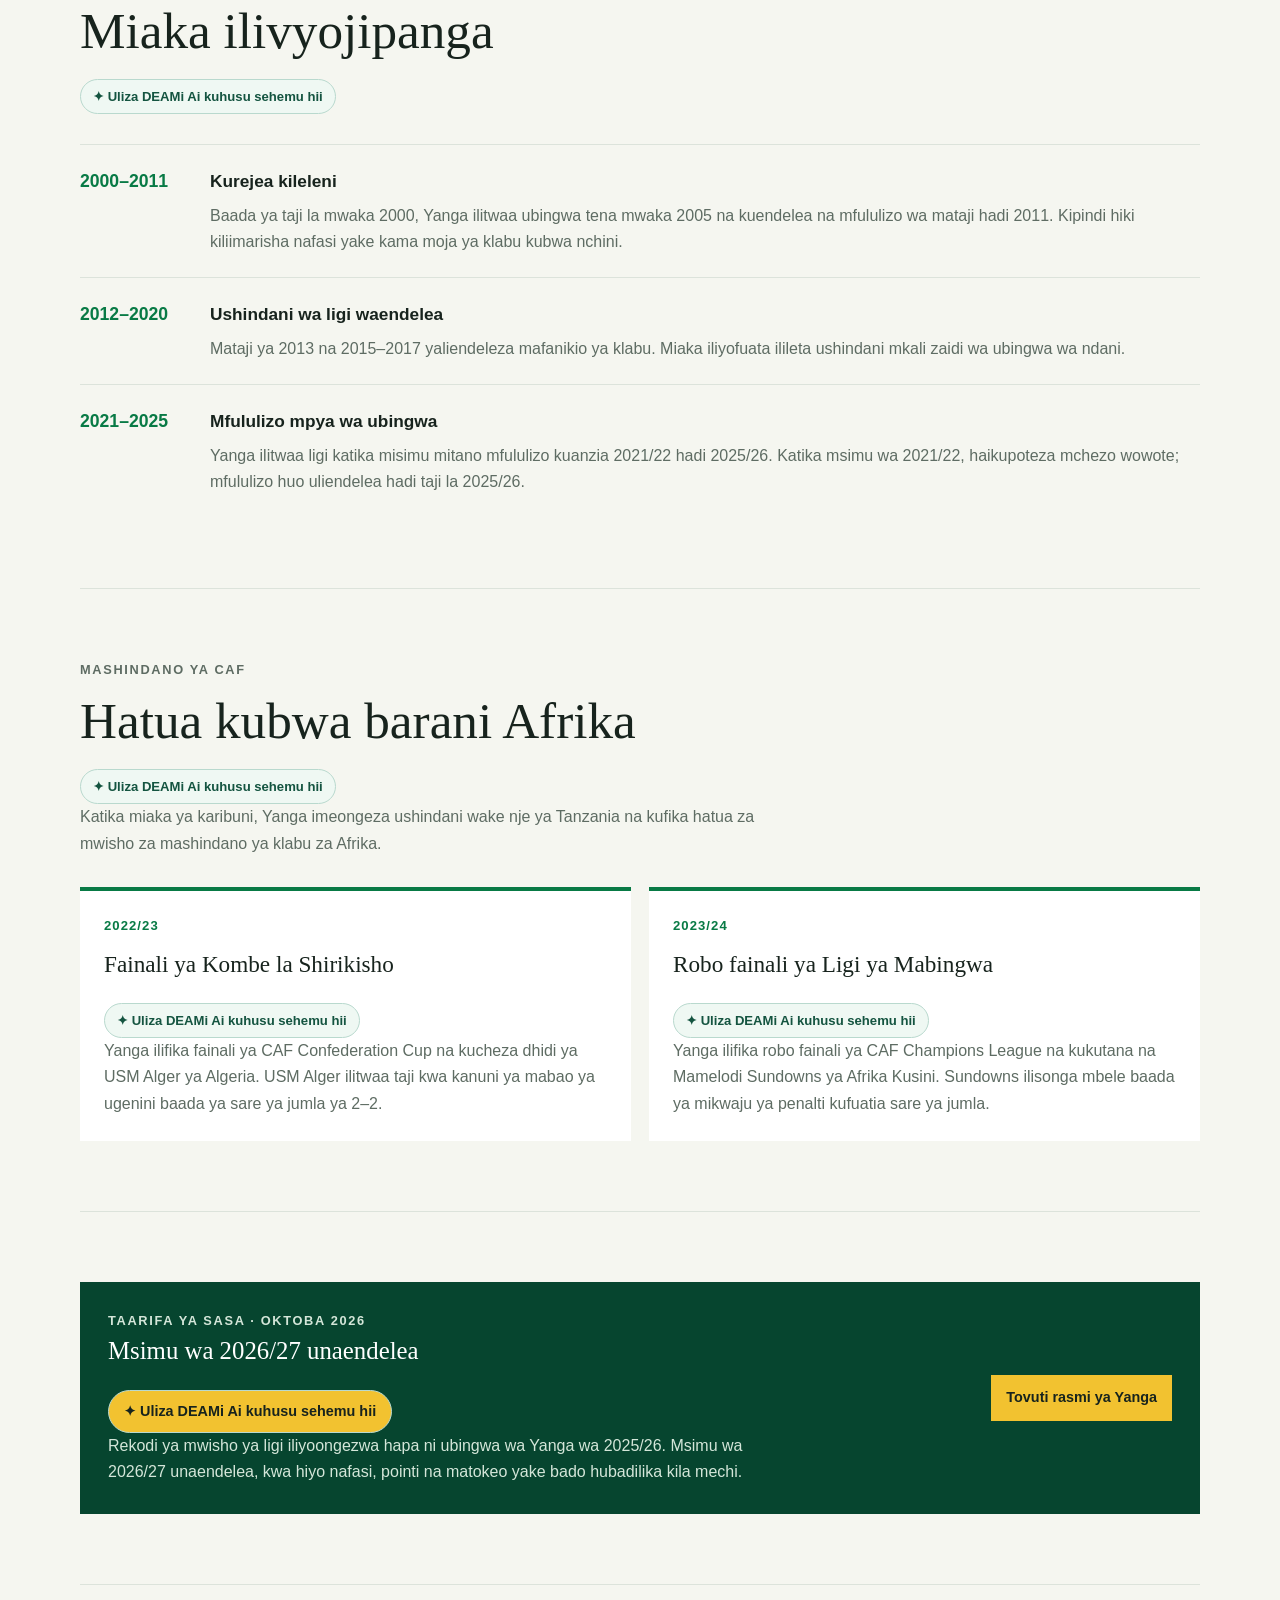
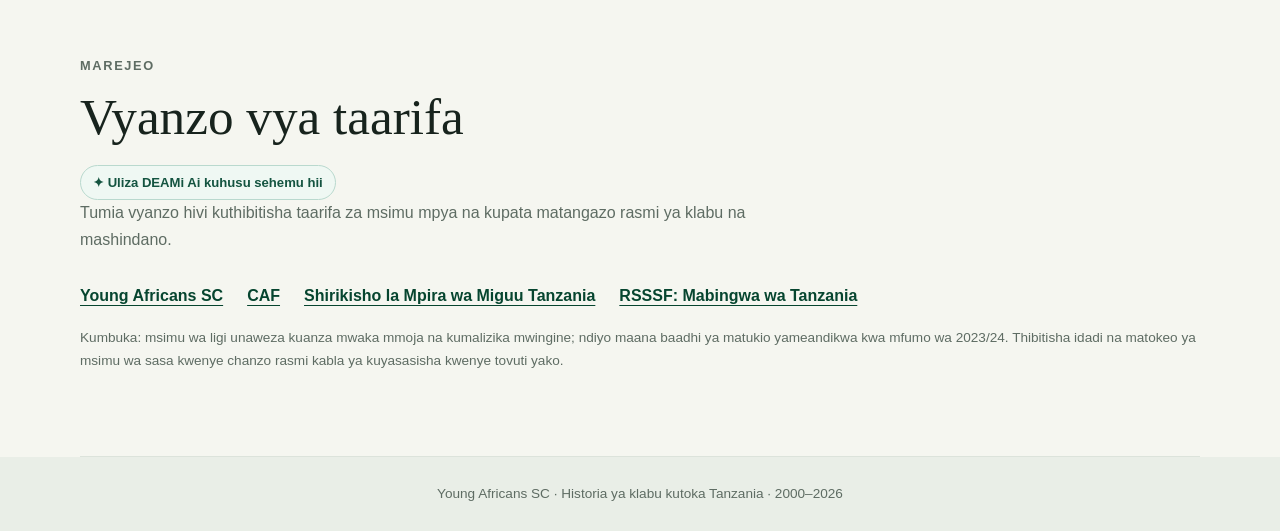
<file: yanga.html>
<!DOCTYPE html>
<html lang="sw">
<head>
	<meta charset="UTF-8">
	<meta name="viewport" content="width=device-width, initial-scale=1.0">
	<meta name="description" content="Historia ya Young Africans SC ya Tanzania kuanzia mwaka 2000, mataji ya ligi na safari yake katika mashindano ya Afrika.">
	<title>Young Africans SC | Historia 2000–2026</title>
	<style>
		:root {
			color-scheme: light;
			--green: #087a45;
			--green-dark: #06452f;
			--yellow: #f2c230;
			--ink: #17231d;
			--muted: #5e6c63;
			--paper: #f5f6f0;
			--line: #dce3db;
			--white: #fff;
		}

		* { box-sizing: border-box; }
		html { scroll-behavior: smooth; }

		body {
			margin: 0;
			background: var(--paper);
			color: var(--ink);
			font-family: "Trebuchet MS", "Segoe UI", sans-serif;
			line-height: 1.65;
		}

		a { color: inherit; }

		.topbar {
			display: flex;
			align-items: center;
			justify-content: space-between;
			gap: 24px;
			padding: 18px max(6vw, 22px);
			background: var(--green-dark);
			color: var(--white);
		}

		.brand {
			font-size: 0.9rem;
			font-weight: 800;
			letter-spacing: 0.08em;
			text-transform: uppercase;
		}

		.topbar nav { display: flex; flex-wrap: wrap; gap: 22px; }
		.topbar nav a { color: #e9f2eb; font-size: 0.9rem; text-decoration: none; }
		.topbar nav a:hover { color: var(--yellow); }

		.hero {
			position: relative;
			overflow: hidden;
			padding: clamp(68px, 11vw, 140px) max(8vw, 24px) 76px;
			background: var(--green);
			color: var(--white);
		}

		.hero::after {
			position: absolute;
			top: -110px;
			right: -100px;
			width: min(47vw, 560px);
			aspect-ratio: 1;
			border: 1px solid rgb(255 255 255 / 18%);
			border-radius: 50%;
			box-shadow: 0 0 0 48px rgb(255 255 255 / 4%), 0 0 0 100px rgb(255 255 255 / 3%);
			content: "";
			pointer-events: none;
		}

		.eyebrow {
			margin: 0 0 12px;
			color: var(--yellow);
			font-size: 0.8rem;
			font-weight: 800;
			letter-spacing: 0.13em;
			text-transform: uppercase;
		}

		h1, h2, h3, p { margin-top: 0; }
		h1 {
			position: relative;
			z-index: 1;
			max-width: 850px;
			margin-bottom: 18px;
			font-family: Georgia, "Times New Roman", serif;
			font-size: clamp(2.8rem, 7vw, 6.6rem);
			font-weight: 500;
			letter-spacing: 0;
			line-height: 0.98;
		}

		.hero-copy { position: relative; z-index: 1; max-width: 610px; color: #e4f0e7; font-size: 1.08rem; }
		.hero-date { position: relative; z-index: 1; margin-top: 28px; color: var(--yellow); font-size: 0.86rem; font-weight: 700; }

		main { width: min(1100px, 88vw); margin: 0 auto; }
		section { padding: 70px 0; border-bottom: 1px solid var(--line); }
		.section-heading { max-width: 680px; margin-bottom: 30px; }
		.section-heading h2 { margin-bottom: 8px; font-family: Georgia, "Times New Roman", serif; font-size: clamp(2rem, 4vw, 3.2rem); font-weight: 500; line-height: 1.12; }
		.section-heading p { color: var(--muted); }

		.facts {
			display: grid;
			grid-template-columns: repeat(4, minmax(0, 1fr));
			border: 1px solid var(--line);
			background: var(--white);
		}

		.fact { min-height: 140px; padding: 22px; border-right: 1px solid var(--line); }
		.fact:last-child { border-right: 0; }
		.fact strong { display: block; color: var(--green); font-family: Georgia, "Times New Roman", serif; font-size: 2rem; font-weight: 500; }
		.fact span { display: block; margin-top: 4px; color: var(--muted); font-size: 0.9rem; }

		.timeline { display: grid; grid-template-columns: 130px 1fr; }
		.period { padding: 22px 18px 22px 0; border-top: 1px solid var(--line); color: var(--green); font-size: 1.1rem; font-weight: 800; }
		.period-content { padding: 22px 0; border-top: 1px solid var(--line); }
		.period-content h3 { margin-bottom: 7px; font-size: 1.08rem; }
		.period-content p { margin-bottom: 8px; color: var(--muted); }
		.period-content p:last-child { margin-bottom: 0; }

		.season-grid {
			display: grid;
			grid-template-columns: repeat(2, minmax(0, 1fr));
			gap: 14px;
			margin: 28px 0;
			align-items: stretch;
		}

		.season-card {
			display: flex;
			flex-direction: column;
			padding: 22px;
			border: 1px solid var(--line);
			border-top: 4px solid var(--green);
			background: var(--white);
			transition: box-shadow 180ms ease, transform 180ms ease;
		}

		.season-card:hover {
			transform: translateY(-3px);
			box-shadow: 0 10px 24px rgb(23 35 29 / 9%);
		}

		.season-card::before {
			display: inline-block;
			margin-bottom: 11px;
			padding: 4px 8px;
			background: #e8f2e9;
			color: var(--green-dark);
			content: "BINGWA WA MSIMU";
			font-size: 0.68rem;
			font-weight: 800;
			letter-spacing: 0.08em;
		}

		.season-card h3 { margin: 0; font-family: Georgia, "Times New Roman", serif; font-size: 1.55rem; font-weight: 500; }
		.season-card .season-label { margin: 3px 0 12px; color: var(--muted); font-size: 0.88rem; }
		.season-card > p:not(.season-label) { margin-bottom: 16px; color: var(--muted); }
		.season-stats { width: 100%; margin: 0 0 16px; border-collapse: collapse; font-size: 0.9rem; }
		.season-stats th, .season-stats td { padding: 10px 12px; border-bottom: 1px solid var(--line); }
		.season-stats thead th { border-bottom: 2px solid var(--yellow); background: var(--green-dark); color: var(--white); font-size: 0.76rem; font-weight: 800; letter-spacing: 0.06em; text-align: left; text-transform: uppercase; }
		.season-stats thead th:last-child { text-align: right; }
		.season-stats thead th:last-child { color: var(--yellow); }
		.season-stats tbody th { width: 48%; color: var(--muted); font-size: 0.82rem; font-weight: 500; text-align: left; }
		.season-stats tbody td { font-weight: 800; text-align: right; overflow-wrap: anywhere; }
		.season-stats tbody tr:nth-child(even):not(:last-child) { background: #f4f7f3; }
		.season-stats tbody tr:not(:last-child):hover { background: #e7f0e8; }
		.season-stats tbody tr:last-child th, .season-stats tbody tr:last-child td { border: 0; background: var(--green-dark); }
		.season-stats tbody tr:last-child th { color: var(--yellow); font-weight: 700; }
		.season-stats tbody tr:last-child td { color: var(--white); }
		.season-link { margin-top: auto; padding-top: 4px; color: var(--green-dark); font-size: 0.88rem; font-weight: 800; text-underline-offset: 4px;
		}

		.note { padding: 18px 20px; border-left: 4px solid var(--yellow); background: #fff9e5; color: #55491f; font-size: 0.92rem; }

		.africa-grid { display: grid; grid-template-columns: repeat(2, minmax(0, 1fr)); gap: 18px; }
		.africa-item { padding: 24px; border-top: 4px solid var(--green); background: var(--white); }
		.africa-item .year { color: var(--green); font-size: 0.82rem; font-weight: 800; letter-spacing: 0.08em; }
		.africa-item h3 { margin: 8px 0; font-family: Georgia, "Times New Roman", serif; font-size: 1.45rem; font-weight: 500; }
		.africa-item p { margin: 0; color: var(--muted); }

		.current {
			display: grid;
			grid-template-columns: 1fr auto;
			align-items: center;
			gap: 26px;
			padding: 28px;
			background: var(--green-dark);
			color: var(--white);
		}

		.current h3 { margin-bottom: 6px; font-family: Georgia, "Times New Roman", serif; font-size: 1.55rem; font-weight: 500; }
		.current p { max-width: 660px; margin-bottom: 0; color: #d4e6d9; }
		.current a { display: inline-block; padding: 11px 15px; background: var(--yellow); color: var(--ink); font-size: 0.9rem; font-weight: 800; text-decoration: none; white-space: nowrap; }

		.sources { display: flex; flex-wrap: wrap; gap: 12px 24px; }
		.sources a { color: var(--green-dark); font-weight: 700; text-underline-offset: 4px; }
		.source-note { margin-top: 18px; color: var(--muted); font-size: 0.85rem; }
		footer { padding: 26px 6vw; background: #e9eee7; color: var(--muted); font-size: 0.85rem; text-align: center; }

		@media (max-width: 720px) {
			.topbar { align-items: flex-start; flex-direction: column; gap: 10px; }
			.topbar nav { gap: 14px; }
			.facts { grid-template-columns: repeat(2, minmax(0, 1fr)); }
			.fact:nth-child(2) { border-right: 0; }
			.fact:nth-child(-n+2) { border-bottom: 1px solid var(--line); }
			.timeline { grid-template-columns: 88px 1fr; }
			.season-grid { grid-template-columns: 1fr; }
			.season-card:hover { transform: none; }
			.africa-grid { grid-template-columns: 1fr; }
			.current { grid-template-columns: 1fr; }
			.current a { justify-self: start; }
		}

		@media (prefers-reduced-motion: reduce) {
			*, *::before, *::after { scroll-behavior: auto !important; transition-duration: 0.01ms !important; }
		}

		@media (max-width: 420px) {
			main { width: min(100% - 36px, 1100px); }
			.hero { padding-right: 20px; padding-left: 20px; }
			.fact { padding: 16px; }
			.fact strong { font-size: 1.7rem; }
			.timeline { grid-template-columns: 1fr; }
			.period { padding-bottom: 0; border-top: 1px solid var(--line); }
			.period-content { padding-top: 12px; border-top: 0; }
		}
	</style>
	<link rel="stylesheet" href="deami-layout.css">
</head>
<body>
	<header class="topbar">
		<div class="brand">Yanga SC · Tanzania</div>
		<nav aria-label="Urambazaji mkuu">
			<a href="#historia">Historia</a>
			<a href="#mataji">Mataji</a>
			<a href="#afrika">Afrika</a>
			<a href="#sasa">Hadi sasa</a>
			<a href="simba.html">Simba SC</a>
			<a href="azam.html">Azam FC</a>
			<a href="q.html">DEAMi Web</a>
		</nav>
	</header>

	<div class="hero">
		<p class="eyebrow">Dar es Salaam · Tanzania</p>
		<h1>Young Africans<br>Sports Club</h1>
		<p class="hero-copy">Safari ya Wananchi kuanzia mwaka 2000: vipindi vya mafanikio ya ligi, ushindani wa nyumbani na hatua kubwa kwenye soka la Afrika.</p>
		<p class="hero-date">MATAJI YA LIGI HADI MSIMU WA 2025/26 · TAARIFA YA SASA: OKTOBA 2026</p>
	</div>

	<main>
		<section id="historia">
			<div class="section-heading">
				<p class="eyebrow">Klabu kwa ufupi</p>
				<h2>Historia yenye mizizi mirefu</h2>
				<p>Young Africans SC, inayojulikana pia kama Yanga, ni klabu ya soka ya Dar es Salaam iliyoanzishwa mwaka 1935. Mashabiki wake huitwa Wananchi, na rangi zinazotambulisha klabu ni kijani na njano.</p>
			</div>
			<div class="facts" aria-label="Taarifa muhimu za klabu">
				<div class="fact"><strong>1935</strong><span>Mwaka wa kuanzishwa</span></div>
				<div class="fact"><strong>Dar</strong><span>Mji wa klabu</span></div>
				<div class="fact"><strong>Kijani</strong><span>Rangi zinazotambulisha klabu</span></div>
				<div class="fact"><strong>Wananchi</strong><span>Jina maarufu la mashabiki</span></div>
			</div>
		</section>

		<section id="mataji">
			<div class="section-heading">
				<p class="eyebrow">Ligi kuu</p>
				<h2>Mataji ya ligi tangu 2000</h2>
				<p>Hapa kuna muhtasari wa kila taji la ligi la Yanga kuanzia mwaka 2000 hadi 2026, pamoja na takwimu za msimu na kiungo cha jedwali kamili. Miaka inaonyesha msimu ulipokamilika.</p>
			</div>
			<div class="season-grid" aria-label="Takwimu za kila msimu ambao Yanga ilitwaa ubingwa">
				<article class="season-card">
					<h3>2000</h3><p class="season-label">Ligi ya Muungano · fainali</p>
					<p>Katika ligi ya timu sita iliyokusanya washindi wa pande za Muungano, Yanga ilimaliza kileleni baada ya mechi 10. Rekodi ya RSSSF inaonyesha mabao 21 ya kufunga na 7 ya kufungwa.</p>
					<table class="season-stats">
						<thead><tr><th scope="col">Takwimu</th><th scope="col">Yanga</th></tr></thead>
						<tbody>
							<tr><th scope="row">Mechi</th><td>10</td></tr>
							<tr><th scope="row">Ushindi / sare / kushindwa</th><td>5 / 4 / 1</td></tr>
							<tr><th scope="row">Mabao</th><td>21–7</td></tr>
							<tr><th scope="row">Pointi</th><td>19 (nafasi ya 1)</td></tr>
						</tbody>
					</table>
					<a class="season-link" href="https://www.rsssf.org/tablest/tanz00.html" target="_blank" rel="noopener noreferrer">Soma jedwali na matokeo ya 2000 (RSSSF)</a>
				</article>
				<article class="season-card">
					<h3>2005</h3><p class="season-label">Ligi Kuu Tanzania Bara · 2005</p>
					<p>Yanga ilitwaa ubingwa kwa pointi 61, mbele ya Moro United kwa pointi 3. Ilifunga mabao 43 na kuruhusu 16 katika mechi 28.</p>
					<table class="season-stats">
						<thead><tr><th scope="col">Takwimu</th><th scope="col">Yanga</th></tr></thead>
						<tbody>
							<tr><th scope="row">Mechi</th><td>28</td></tr>
							<tr><th scope="row">Ushindi / sare / kushindwa</th><td>18 / 7 / 3</td></tr>
							<tr><th scope="row">Mabao</th><td>43–16</td></tr>
							<tr><th scope="row">Pointi</th><td>61 · +3 dhidi ya Moro United</td></tr>
						</tbody>
					</table>
					<a class="season-link" href="https://www.rsssf.org/tablest/tanz05.html" target="_blank" rel="noopener noreferrer">Soma jedwali na matokeo ya 2005 (RSSSF)</a>
				</article>
				<article class="season-card">
					<h3>2006</h3><p class="season-label">Ligi Kuu Tanzania Bara · 2006</p>
					<p>Yanga ilimaliza ligi ikiwa na pointi 70, ikiongoza Simba kwa pointi 8. Rekodi yake ilikuwa ushindi 21, sare 7 na kushindwa mara 2.</p>
					<table class="season-stats">
						<thead><tr><th scope="col">Takwimu</th><th scope="col">Yanga</th></tr></thead>
						<tbody>
							<tr><th scope="row">Mechi</th><td>30</td></tr>
							<tr><th scope="row">Ushindi / sare / kushindwa</th><td>21 / 7 / 2</td></tr>
							<tr><th scope="row">Mabao</th><td>53–17</td></tr>
							<tr><th scope="row">Pointi</th><td>70 · +8 dhidi ya Simba</td></tr>
						</tbody>
					</table>
					<a class="season-link" href="https://www.rsssf.org/tablest/tanz06.html" target="_blank" rel="noopener noreferrer">Soma jedwali na matokeo ya 2006 (RSSSF)</a>
				</article>
				<article class="season-card">
					<h3>2008</h3><p class="season-label">Msimu wa 2007/08</p>
					<p>Yanga ilitwaa ligi kwa pointi 49, nne zaidi ya Prisons SC. Timu ilifunga mabao 33 na kuruhusu 16 katika mechi 26.</p>
					<table class="season-stats">
						<thead><tr><th scope="col">Takwimu</th><th scope="col">Yanga</th></tr></thead>
						<tbody>
							<tr><th scope="row">Mechi</th><td>26</td></tr>
							<tr><th scope="row">Ushindi / sare / kushindwa</th><td>14 / 7 / 5</td></tr>
							<tr><th scope="row">Mabao</th><td>33–16</td></tr>
							<tr><th scope="row">Pointi</th><td>49 · +4 dhidi ya Prisons</td></tr>
						</tbody>
					</table>
					<a class="season-link" href="https://www.rsssf.org/tablest/tanz08.html" target="_blank" rel="noopener noreferrer">Soma jedwali na matokeo ya 2007/08 (RSSSF)</a>
				</article>
				<article class="season-card">
					<h3>2009</h3><p class="season-label">Msimu wa 2008/09</p>
					<p>Yanga ilishinda ligi kwa pointi 51, ikitangulia Simba kwa pointi 11. Boniface Ambani wa Yanga alifunga mabao 18 na kuwa mfungaji bora wa ligi msimu huo.</p>
					<table class="season-stats">
						<thead><tr><th scope="col">Takwimu</th><th scope="col">Yanga</th></tr></thead>
						<tbody>
							<tr><th scope="row">Mechi</th><td>22</td></tr>
							<tr><th scope="row">Ushindi / sare / kushindwa</th><td>16 / 3 / 3</td></tr>
							<tr><th scope="row">Mabao</th><td>42–18</td></tr>
							<tr><th scope="row">Pointi</th><td>51 · +11 dhidi ya Simba</td></tr>
						</tbody>
					</table>
					<a class="season-link" href="https://www.rsssf.org/tablest/tanz09.html" target="_blank" rel="noopener noreferrer">Soma jedwali na matokeo ya 2008/09 (RSSSF)</a>
				</article>
				<article class="season-card">
					<h3>2011</h3><p class="season-label">Msimu wa 2010/11</p>
					<p>Yanga na Simba zilimaliza zikiwa na pointi 49 kila moja. Jedwali la kihistoria linamtaja Yanga bingwa; mabao ya kufungwa yalikuwa 7 kwa Yanga na 17 kwa Simba.</p>
					<table class="season-stats">
						<thead><tr><th scope="col">Takwimu</th><th scope="col">Yanga</th></tr></thead>
						<tbody>
							<tr><th scope="row">Mechi</th><td>22</td></tr>
							<tr><th scope="row">Ushindi / sare / kushindwa</th><td>14 / 7 / 1</td></tr>
							<tr><th scope="row">Mabao</th><td>32–7</td></tr>
							<tr><th scope="row">Pointi</th><td>49 · sare ya pointi na Simba</td></tr>
						</tbody>
					</table>
					<a class="season-link" href="https://www.rsssf.org/tablest/tanz2011.html" target="_blank" rel="noopener noreferrer">Soma jedwali na matokeo ya 2010/11 (RSSSF)</a>
				</article>
				<article class="season-card">
					<h3>2013</h3><p class="season-label">Msimu wa 2012/13</p>
					<p>Yanga iliongoza ligi kwa pointi 60, mbele ya Azam FC kwa pointi 6. Katika mechi 26, ilipata ushindi 18 na kufunga mabao 47.</p>
					<table class="season-stats">
						<thead><tr><th scope="col">Takwimu</th><th scope="col">Yanga</th></tr></thead>
						<tbody>
							<tr><th scope="row">Mechi</th><td>26</td></tr>
							<tr><th scope="row">Ushindi / sare / kushindwa</th><td>18 / 6 / 2</td></tr>
							<tr><th scope="row">Mabao</th><td>47–14</td></tr>
							<tr><th scope="row">Pointi</th><td>60 · +6 dhidi ya Azam</td></tr>
						</tbody>
					</table>
					<a class="season-link" href="https://www.rsssf.org/tablest/tanz2013.html" target="_blank" rel="noopener noreferrer">Soma jedwali na matokeo ya 2012/13 (RSSSF)</a>
				</article>
				<article class="season-card">
					<h3>2015</h3><p class="season-label">Msimu wa 2014/15</p>
					<p>Yanga ilitwaa taji ikiwa na pointi 55, mbele ya Azam FC kwa pointi 6. Iliruhusu mabao 18 katika msimu wa mechi 26.</p>
					<table class="season-stats">
						<thead><tr><th scope="col">Takwimu</th><th scope="col">Yanga</th></tr></thead>
						<tbody>
							<tr><th scope="row">Mechi</th><td>26</td></tr>
							<tr><th scope="row">Ushindi / sare / kushindwa</th><td>17 / 4 / 5</td></tr>
							<tr><th scope="row">Mabao</th><td>52–18</td></tr>
							<tr><th scope="row">Pointi</th><td>55 · +6 dhidi ya Azam</td></tr>
						</tbody>
					</table>
					<a class="season-link" href="https://www.rsssf.org/tablest/tanz2015.html" target="_blank" rel="noopener noreferrer">Soma jedwali na matokeo ya 2014/15 (RSSSF)</a>
				</article>
				<article class="season-card">
					<h3>2016</h3><p class="season-label">Msimu wa 2015/16</p>
					<p>Yanga ilimaliza na pointi 73, tisa mbele ya Azam FC. Ilishinda mechi 22 kati ya 30 na kufunga mabao 70.</p>
					<table class="season-stats">
						<thead><tr><th scope="col">Takwimu</th><th scope="col">Yanga</th></tr></thead>
						<tbody>
							<tr><th scope="row">Mechi</th><td>30</td></tr>
							<tr><th scope="row">Ushindi / sare / kushindwa</th><td>22 / 7 / 1</td></tr>
							<tr><th scope="row">Mabao</th><td>70–20</td></tr>
							<tr><th scope="row">Pointi</th><td>73 · +9 dhidi ya Azam</td></tr>
						</tbody>
					</table>
					<a class="season-link" href="https://www.rsssf.org/tablest/tanz2016.html" target="_blank" rel="noopener noreferrer">Soma jedwali na matokeo ya 2015/16 (RSSSF)</a>
				</article>
				<article class="season-card">
					<h3>2017</h3><p class="season-label">Msimu wa 2016/17</p>
					<p>Yanga na Simba zilikusanya pointi 68 kila moja, lakini jedwali la RSSSF linamtaja Yanga bingwa. Yanga ilifunga mabao 57 na kuruhusu 14 katika mechi 30.</p>
					<table class="season-stats">
						<thead><tr><th scope="col">Takwimu</th><th scope="col">Yanga</th></tr></thead>
						<tbody>
							<tr><th scope="row">Mechi</th><td>30</td></tr>
							<tr><th scope="row">Ushindi / sare / kushindwa</th><td>21 / 5 / 4</td></tr>
							<tr><th scope="row">Mabao</th><td>57–14</td></tr>
							<tr><th scope="row">Pointi</th><td>68 · sawa na Simba</td></tr>
						</tbody>
					</table>
					<a class="season-link" href="https://www.rsssf.org/tablest/tanz2017.html" target="_blank" rel="noopener noreferrer">Soma jedwali na matokeo ya 2016/17 (RSSSF)</a>
				</article>
				<article class="season-card">
					<h3>2022</h3><p class="season-label">Msimu wa 2021/22</p>
					<p>Yanga ilimaliza bila kushindwa mechi yoyote na kupata pointi 74, ikiwa mbele ya Simba kwa pointi 13. Ilifungwa mabao 8 pekee katika ligi.</p>
					<table class="season-stats">
						<thead><tr><th scope="col">Takwimu</th><th scope="col">Yanga</th></tr></thead>
						<tbody>
							<tr><th scope="row">Mechi</th><td>30</td></tr>
							<tr><th scope="row">Ushindi / sare / kushindwa</th><td>22 / 8 / 0</td></tr>
							<tr><th scope="row">Mabao</th><td>49–8</td></tr>
							<tr><th scope="row">Pointi</th><td>74 · bila kushindwa</td></tr>
						</tbody>
					</table>
					<a class="season-link" href="https://www.rsssf.org/tablest/tanz2022.html" target="_blank" rel="noopener noreferrer">Soma jedwali na matokeo ya 2021/22 (RSSSF)</a>
				</article>
				<article class="season-card">
					<h3>2023</h3><p class="season-label">Msimu wa 2022/23</p>
					<p>Yanga ilitwaa ubingwa kwa pointi 78, tano mbele ya Simba. Tofauti ya mabao ilikuwa +43, kutokana na mabao 61 ya kufunga na 18 ya kufungwa.</p>
					<table class="season-stats">
						<thead><tr><th scope="col">Takwimu</th><th scope="col">Yanga</th></tr></thead>
						<tbody>
							<tr><th scope="row">Mechi</th><td>30</td></tr>
							<tr><th scope="row">Ushindi / sare / kushindwa</th><td>25 / 3 / 2</td></tr>
							<tr><th scope="row">Mabao</th><td>61–18</td></tr>
							<tr><th scope="row">Pointi</th><td>78 · +5 dhidi ya Simba</td></tr>
						</tbody>
					</table>
					<a class="season-link" href="https://www.rsssf.org/tablest/tanz2023.html" target="_blank" rel="noopener noreferrer">Soma jedwali na matokeo ya 2022/23 (RSSSF)</a>
				</article>
				<article class="season-card">
					<h3>2024</h3><p class="season-label">Msimu wa 2023/24</p>
					<p>Yanga ilipata pointi 80, ikiwa mbele ya Azam FC kwa pointi 11. Ilishinda mechi 26 kati ya 30 na kufunga mabao 71.</p>
					<table class="season-stats">
						<thead><tr><th scope="col">Takwimu</th><th scope="col">Yanga</th></tr></thead>
						<tbody>
							<tr><th scope="row">Mechi</th><td>30</td></tr>
							<tr><th scope="row">Ushindi / sare / kushindwa</th><td>26 / 2 / 2</td></tr>
							<tr><th scope="row">Mabao</th><td>71–14</td></tr>
							<tr><th scope="row">Pointi</th><td>80 · +11 dhidi ya Azam</td></tr>
						</tbody>
					</table>
					<a class="season-link" href="https://www.rsssf.org/tablest/tanz2024.html" target="_blank" rel="noopener noreferrer">Soma jedwali na matokeo ya 2023/24 (RSSSF)</a>
				</article>
				<article class="season-card">
					<h3>2025</h3><p class="season-label">Msimu wa 2024/25</p>
					<p>Yanga ilifunga mabao 83 na kuruhusu 10, na kumaliza na pointi 82. Iliongoza Simba iliyomaliza ya pili kwa pointi 4.</p>
					<table class="season-stats">
						<thead><tr><th scope="col">Takwimu</th><th scope="col">Yanga</th></tr></thead>
						<tbody>
							<tr><th scope="row">Mechi</th><td>30</td></tr>
							<tr><th scope="row">Ushindi / sare / kushindwa</th><td>27 / 1 / 2</td></tr>
							<tr><th scope="row">Mabao</th><td>83–10</td></tr>
							<tr><th scope="row">Pointi</th><td>82 · +4 dhidi ya Simba</td></tr>
						</tbody>
					</table>
					<a class="season-link" href="https://www.rsssf.org/tablest/tanz2025.html" target="_blank" rel="noopener noreferrer">Soma jedwali na matokeo ya 2024/25 (RSSSF)</a>
				</article>
				<article class="season-card">
					<h3>2026</h3><p class="season-label">Msimu wa 2025/26</p>
					<p>Kwa rekodi ya RSSSF iliyosasishwa Agosti 2026, Yanga ilitwaa taji tena kwa pointi 75, mbele ya Simba kwa pointi 2. Ilifunga mabao 71 na kuruhusu 9.</p>
					<table class="season-stats">
						<thead><tr><th scope="col">Takwimu</th><th scope="col">Yanga</th></tr></thead>
						<tbody>
							<tr><th scope="row">Mechi</th><td>30</td></tr>
							<tr><th scope="row">Ushindi / sare / kushindwa</th><td>23 / 6 / 1</td></tr>
							<tr><th scope="row">Mabao</th><td>71–9</td></tr>
							<tr><th scope="row">Pointi</th><td>75 · +2 dhidi ya Simba</td></tr>
						</tbody>
					</table>
					<a class="season-link" href="https://www.rsssf.org/tablest/tanz2026.html" target="_blank" rel="noopener noreferrer">Soma jedwali na matokeo ya 2025/26 (RSSSF)</a>
				</article>
			</div>
			<div class="note"><strong>Marekebisho ya orodha ya awali:</strong> miaka 2007 na 2010 ilikuwa imeingizwa kimakosa kama miaka ya ubingwa wa Yanga; rekodi ya RSSSF inaweka Simba bingwa wa 2007 na 2010. Orodha hii ina mataji 15 ya Yanga katika miaka iliyotajwa kuanzia 2000 hadi 2026. Mechi, mabao na pointi ni takwimu za jedwali la ligi; tofauti na mshindani wa pili imeonyeshwa pale ilipoweza kuthibitishwa.</div>
		</section>

		<section>
			<div class="section-heading">
				<p class="eyebrow">Vipindi muhimu</p>
				<h2>Miaka ilivyojipanga</h2>
			</div>
			<div class="timeline">
				<div class="period">2000–2011</div>
				<div class="period-content">
					<h3>Kurejea kileleni</h3>
					<p>Baada ya taji la mwaka 2000, Yanga ilitwaa ubingwa tena mwaka 2005 na kuendelea na mfululizo wa mataji hadi 2011. Kipindi hiki kiliimarisha nafasi yake kama moja ya klabu kubwa nchini.</p>
				</div>
				<div class="period">2012–2020</div>
				<div class="period-content">
					<h3>Ushindani wa ligi waendelea</h3>
					<p>Mataji ya 2013 na 2015–2017 yaliendeleza mafanikio ya klabu. Miaka iliyofuata ilileta ushindani mkali zaidi wa ubingwa wa ndani.</p>
				</div>
				<div class="period">2021–2025</div>
				<div class="period-content">
					<h3>Mfululizo mpya wa ubingwa</h3>
					<p>Yanga ilitwaa ligi katika misimu mitano mfululizo kuanzia 2021/22 hadi 2025/26. Katika msimu wa 2021/22, haikupoteza mchezo wowote; mfululizo huo uliendelea hadi taji la 2025/26.</p>
				</div>
			</div>
		</section>

		<section id="afrika">
			<div class="section-heading">
				<p class="eyebrow">Mashindano ya CAF</p>
				<h2>Hatua kubwa barani Afrika</h2>
				<p>Katika miaka ya karibuni, Yanga imeongeza ushindani wake nje ya Tanzania na kufika hatua za mwisho za mashindano ya klabu za Afrika.</p>
			</div>
			<div class="africa-grid">
				<article class="africa-item">
					<div class="year">2022/23</div>
					<h3>Fainali ya Kombe la Shirikisho</h3>
					<p>Yanga ilifika fainali ya CAF Confederation Cup na kucheza dhidi ya USM Alger ya Algeria. USM Alger ilitwaa taji kwa kanuni ya mabao ya ugenini baada ya sare ya jumla ya 2–2.</p>
				</article>
				<article class="africa-item">
					<div class="year">2023/24</div>
					<h3>Robo fainali ya Ligi ya Mabingwa</h3>
					<p>Yanga ilifika robo fainali ya CAF Champions League na kukutana na Mamelodi Sundowns ya Afrika Kusini. Sundowns ilisonga mbele baada ya mikwaju ya penalti kufuatia sare ya jumla.</p>
				</article>
			</div>
		</section>

		<section id="sasa">
			<div class="current">
				<div>
					<p class="eyebrow">Taarifa ya sasa · Oktoba 2026</p>
					<h3>Msimu wa 2026/27 unaendelea</h3>
					<p>Rekodi ya mwisho ya ligi iliyoongezwa hapa ni ubingwa wa Yanga wa 2025/26. Msimu wa 2026/27 unaendelea, kwa hiyo nafasi, pointi na matokeo yake bado hubadilika kila mechi.</p>
				</div>
				<a href="https://yangasc.co.tz/" target="_blank" rel="noopener noreferrer">Tovuti rasmi ya Yanga</a>
			</div>
		</section>

		<section>
			<div class="section-heading">
				<p class="eyebrow">Marejeo</p>
				<h2>Vyanzo vya taarifa</h2>
				<p>Tumia vyanzo hivi kuthibitisha taarifa za msimu mpya na kupata matangazo rasmi ya klabu na mashindano.</p>
			</div>
			<div class="sources">
				<a href="https://yangasc.co.tz/" target="_blank" rel="noopener noreferrer">Young Africans SC</a>
				<a href="https://www.cafonline.com/" target="_blank" rel="noopener noreferrer">CAF</a>
				<a href="https://www.tff.or.tz/" target="_blank" rel="noopener noreferrer">Shirikisho la Mpira wa Miguu Tanzania</a>
				<a href="https://www.rsssf.org/tablest/tanzchamp.html" target="_blank" rel="noopener noreferrer">RSSSF: Mabingwa wa Tanzania</a>
			</div>
			<p class="source-note">Kumbuka: msimu wa ligi unaweza kuanza mwaka mmoja na kumalizika mwingine; ndiyo maana baadhi ya matukio yameandikwa kwa mfumo wa 2023/24. Thibitisha idadi na matokeo ya msimu wa sasa kwenye chanzo rasmi kabla ya kuyasasisha kwenye tovuti yako.</p>
		</section>
	</main>

	<footer>Young Africans SC · Historia ya klabu kutoka Tanzania · 2000–2026</footer>
    <script src="deami-context.js" defer></script>
</body>
</html>
</file>
<file: deami-layout.css>
.site-header .nav-wrap,
.topbar .nav-wrap,
.topbar-inner,
.hero-inner,
.site-search,
main:not(.main) {
	width: min(1120px, calc(100% - clamp(32px, 8vw, 96px)));
	margin-inline: auto;
}

.hero {
	padding-inline: 0;
}

main:not(.main) > section {
	min-width: 0;
}

main:not(.main) .section-head {
	align-items: start;
}

main:not(.main) .section-head > * {
	min-width: 0;
}

main:not(.main) .section-intro {
	max-width: 42rem;
}

@media (max-width: 600px) {
	.site-header .nav-wrap,
	.topbar .nav-wrap,
	.topbar-inner,
	.hero-inner,
	.site-search,
	main:not(.main) {
		width: calc(100% - 32px);
	}
}
</file>
